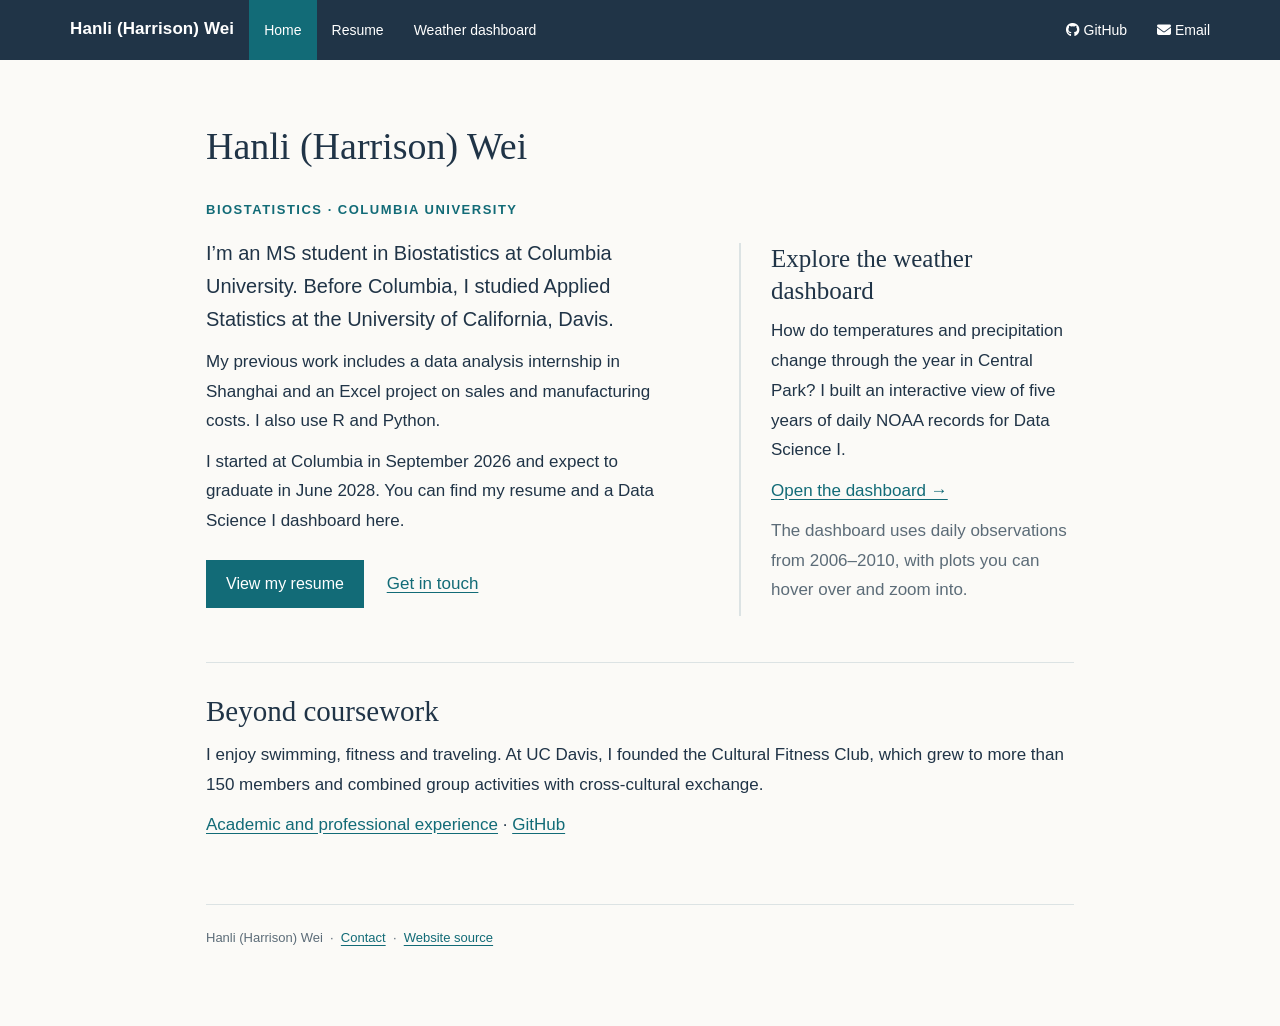
<file: index.html>
<!DOCTYPE html>

<html>

<head>

<meta charset="utf-8" />
<meta name="generator" content="pandoc" />
<meta http-equiv="X-UA-Compatible" content="IE=EDGE" />




<title>Hanli (Harrison) Wei</title>

<script src="site_libs/header-attrs-2.32/header-attrs.js"></script>
<script src="site_libs/jquery-3.6.0/jquery-3.6.0.min.js"></script>
<meta name="viewport" content="width=device-width, initial-scale=1" />
<link href="site_libs/bootstrap-3.3.5/css/flatly.min.css" rel="stylesheet" />
<script src="site_libs/bootstrap-3.3.5/js/bootstrap.min.js"></script>
<script src="site_libs/bootstrap-3.3.5/shim/html5shiv.min.js"></script>
<script src="site_libs/bootstrap-3.3.5/shim/respond.min.js"></script>
<style>h1 {font-size: 34px;}
       h1.title {font-size: 38px;}
       h2 {font-size: 30px;}
       h3 {font-size: 24px;}
       h4 {font-size: 18px;}
       h5 {font-size: 16px;}
       h6 {font-size: 12px;}
       code {color: inherit; background-color: rgba(0, 0, 0, 0.04);}
       pre:not([class]) { background-color: white }</style>
<script src="site_libs/navigation-1.1/tabsets.js"></script>
<link href="site_libs/highlightjs-9.12.0/textmate.css" rel="stylesheet" />
<script src="site_libs/highlightjs-9.12.0/highlight.js"></script>
<link href="site_libs/font-awesome-6.5.2/css/all.min.css" rel="stylesheet" />
<link href="site_libs/font-awesome-6.5.2/css/v4-shims.min.css" rel="stylesheet" />

<style type="text/css">
  code{white-space: pre-wrap;}
  span.smallcaps{font-variant: small-caps;}
  span.underline{text-decoration: underline;}
  div.column{display: inline-block; vertical-align: top; width: 50%;}
  div.hanging-indent{margin-left: 1.5em; text-indent: -1.5em;}
  ul.task-list{list-style: none;}
    </style>

<style type="text/css">code{white-space: pre;}</style>
<script type="text/javascript">
if (window.hljs) {
  hljs.configure({languages: []});
  hljs.initHighlightingOnLoad();
  if (document.readyState && document.readyState === "complete") {
    window.setTimeout(function() { hljs.initHighlighting(); }, 0);
  }
}
</script>






<link rel="stylesheet" href="styles.css" type="text/css" />



<style type = "text/css">
.main-container {
  max-width: 940px;
  margin-left: auto;
  margin-right: auto;
}
img {
  max-width:100%;
}
.tabbed-pane {
  padding-top: 12px;
}
.html-widget {
  margin-bottom: 20px;
}
button.code-folding-btn:focus {
  outline: none;
}
summary {
  display: list-item;
}
details > summary > p:only-child {
  display: inline;
}
pre code {
  padding: 0;
}
</style>


<style type="text/css">
.dropdown-submenu {
  position: relative;
}
.dropdown-submenu>.dropdown-menu {
  top: 0;
  left: 100%;
  margin-top: -6px;
  margin-left: -1px;
  border-radius: 0 6px 6px 6px;
}
.dropdown-submenu:hover>.dropdown-menu {
  display: block;
}
.dropdown-submenu>a:after {
  display: block;
  content: " ";
  float: right;
  width: 0;
  height: 0;
  border-color: transparent;
  border-style: solid;
  border-width: 5px 0 5px 5px;
  border-left-color: #cccccc;
  margin-top: 5px;
  margin-right: -10px;
}
.dropdown-submenu:hover>a:after {
  border-left-color: #adb5bd;
}
.dropdown-submenu.pull-left {
  float: none;
}
.dropdown-submenu.pull-left>.dropdown-menu {
  left: -100%;
  margin-left: 10px;
  border-radius: 6px 0 6px 6px;
}
</style>

<script type="text/javascript">
// manage active state of menu based on current page
$(document).ready(function () {
  // active menu anchor
  href = window.location.pathname
  href = href.substr(href.lastIndexOf('/') + 1)
  if (href === "")
    href = "index.html";
  var menuAnchor = $('a[href="' + href + '"]');

  // mark the anchor link active (and if it's in a dropdown, also mark that active)
  var dropdown = menuAnchor.closest('li.dropdown');
  if (window.bootstrap) { // Bootstrap 4+
    menuAnchor.addClass('active');
    dropdown.find('> .dropdown-toggle').addClass('active');
  } else { // Bootstrap 3
    menuAnchor.parent().addClass('active');
    dropdown.addClass('active');
  }

  // Navbar adjustments
  var navHeight = $(".navbar").first().height() + 15;
  var style = document.createElement('style');
  var pt = "padding-top: " + navHeight + "px; ";
  var mt = "margin-top: -" + navHeight + "px; ";
  var css = "";
  // offset scroll position for anchor links (for fixed navbar)
  for (var i = 1; i <= 6; i++) {
    css += ".section h" + i + "{ " + pt + mt + "}\n";
  }
  style.innerHTML = "body {" + pt + "padding-bottom: 40px; }\n" + css;
  document.head.appendChild(style);
});
</script>

<!-- tabsets -->

<style type="text/css">
.tabset-dropdown > .nav-tabs {
  display: inline-table;
  max-height: 500px;
  min-height: 44px;
  overflow-y: auto;
  border: 1px solid #ddd;
  border-radius: 4px;
}

.tabset-dropdown > .nav-tabs > li.active:before, .tabset-dropdown > .nav-tabs.nav-tabs-open:before {
  content: "\e259";
  font-family: 'Glyphicons Halflings';
  display: inline-block;
  padding: 10px;
  border-right: 1px solid #ddd;
}

.tabset-dropdown > .nav-tabs.nav-tabs-open > li.active:before {
  content: "\e258";
  font-family: 'Glyphicons Halflings';
  border: none;
}

.tabset-dropdown > .nav-tabs > li.active {
  display: block;
}

.tabset-dropdown > .nav-tabs > li > a,
.tabset-dropdown > .nav-tabs > li > a:focus,
.tabset-dropdown > .nav-tabs > li > a:hover {
  border: none;
  display: inline-block;
  border-radius: 4px;
  background-color: transparent;
}

.tabset-dropdown > .nav-tabs.nav-tabs-open > li {
  display: block;
  float: none;
}

.tabset-dropdown > .nav-tabs > li {
  display: none;
}
</style>

<!-- code folding -->




</head>

<body>


<div class="container-fluid main-container">




<div class="navbar navbar-default  navbar-fixed-top" role="navigation">
  <div class="container">
    <div class="navbar-header">
      <button type="button" class="navbar-toggle collapsed" data-toggle="collapse" data-bs-toggle="collapse" data-target="#navbar" data-bs-target="#navbar">
        <span class="icon-bar"></span>
        <span class="icon-bar"></span>
        <span class="icon-bar"></span>
      </button>
      <a class="navbar-brand" href="index.html">Hanli (Harrison) Wei</a>
    </div>
    <div id="navbar" class="navbar-collapse collapse">
      <ul class="nav navbar-nav">
        <li>
  <a href="index.html">Home</a>
</li>
<li>
  <a href="resume.html">Resume</a>
</li>
<li>
  <a href="dashboard.html">Weather dashboard</a>
</li>
      </ul>
      <ul class="nav navbar-nav navbar-right">
        <li>
  <a href="https://github.com/hw3206">
    <span class="fa fa-github"></span>
     
    GitHub
  </a>
</li>
<li>
  <a href="mailto:hw3206@cumc.columbia.edu">
    <span class="fa fa-envelope"></span>
     
    Email
  </a>
</li>
      </ul>
    </div><!--/.nav-collapse -->
  </div><!--/.container -->
</div><!--/.navbar -->

<div id="header">



<h1 class="title toc-ignore">Hanli (Harrison) Wei</h1>

</div>


<div class="eyebrow">
BIOSTATISTICS · COLUMBIA UNIVERSITY
</div>
<div class="intro-grid">
<div>
<p class="lead-copy">
I’m an MS student in Biostatistics at Columbia University. Before
Columbia, I studied Applied Statistics at the University of California,
Davis.
</p>
<p>My previous work includes a data analysis internship in Shanghai and
an Excel project on sales and manufacturing costs. I also use R and
Python.</p>
<p>I started at Columbia in September 2026 and expect to graduate in
June 2028. You can find my resume and a Data Science I dashboard
here.</p>
<div class="link-row">
<p><a class="button-link" href="resume.html">View my resume</a>
<a href="mailto:hw3206@cumc.columbia.edu">Get in touch</a></p>
</div>
</div>
<div id="explore-the-weather-dashboard"
class="section level2 intro-side">
<h2>Explore the weather dashboard</h2>
<p>How do temperatures and precipitation change through the year in
Central Park? I built an interactive view of five years of daily NOAA
records for Data Science I.</p>
<p><a href="dashboard.html">Open the dashboard →</a></p>
<p class="muted">
The dashboard uses daily observations from 2006–2010, with plots you can
hover over and zoom into.
</p>
</div>
</div>
<div class="section-rule">

</div>
<div id="beyond-coursework" class="section level2">
<h2>Beyond coursework</h2>
<p>I enjoy swimming, fitness and traveling. At UC Davis, I founded the
Cultural Fitness Club, which grew to more than 150 members and combined
group activities with cross-cultural exchange.</p>
<p><a href="resume.html">Academic and professional experience</a> · <a
href="https://github.com/hw3206">GitHub</a></p>
</div>

<footer class="site-footer">
  <span>Hanli (Harrison) Wei</span> &nbsp;·&nbsp;
  <a href="mailto:hw3206@cumc.columbia.edu">Contact</a> &nbsp;·&nbsp;
  <a href="https://github.com/hw3206/hw3206.github.io">Website source</a>
</footer>



</div>

<script>

// add bootstrap table styles to pandoc tables
function bootstrapStylePandocTables() {
  $('tr.odd').parent('tbody').parent('table').addClass('table table-condensed');
}
$(document).ready(function () {
  bootstrapStylePandocTables();
});


</script>

<!-- tabsets -->

<script>
$(document).ready(function () {
  window.buildTabsets("TOC");
});

$(document).ready(function () {
  $('.tabset-dropdown > .nav-tabs > li').click(function () {
    $(this).parent().toggleClass('nav-tabs-open');
  });
});
</script>

<!-- code folding -->


<!-- dynamically load mathjax for compatibility with self-contained -->
<script>
  (function () {
    var script = document.createElement("script");
    script.type = "text/javascript";
    script.src  = "https://mathjax.rstudio.com/latest/MathJax.js?config=TeX-AMS-MML_HTMLorMML";
    document.getElementsByTagName("head")[0].appendChild(script);
  })();
</script>

</body>
</html>
</file>
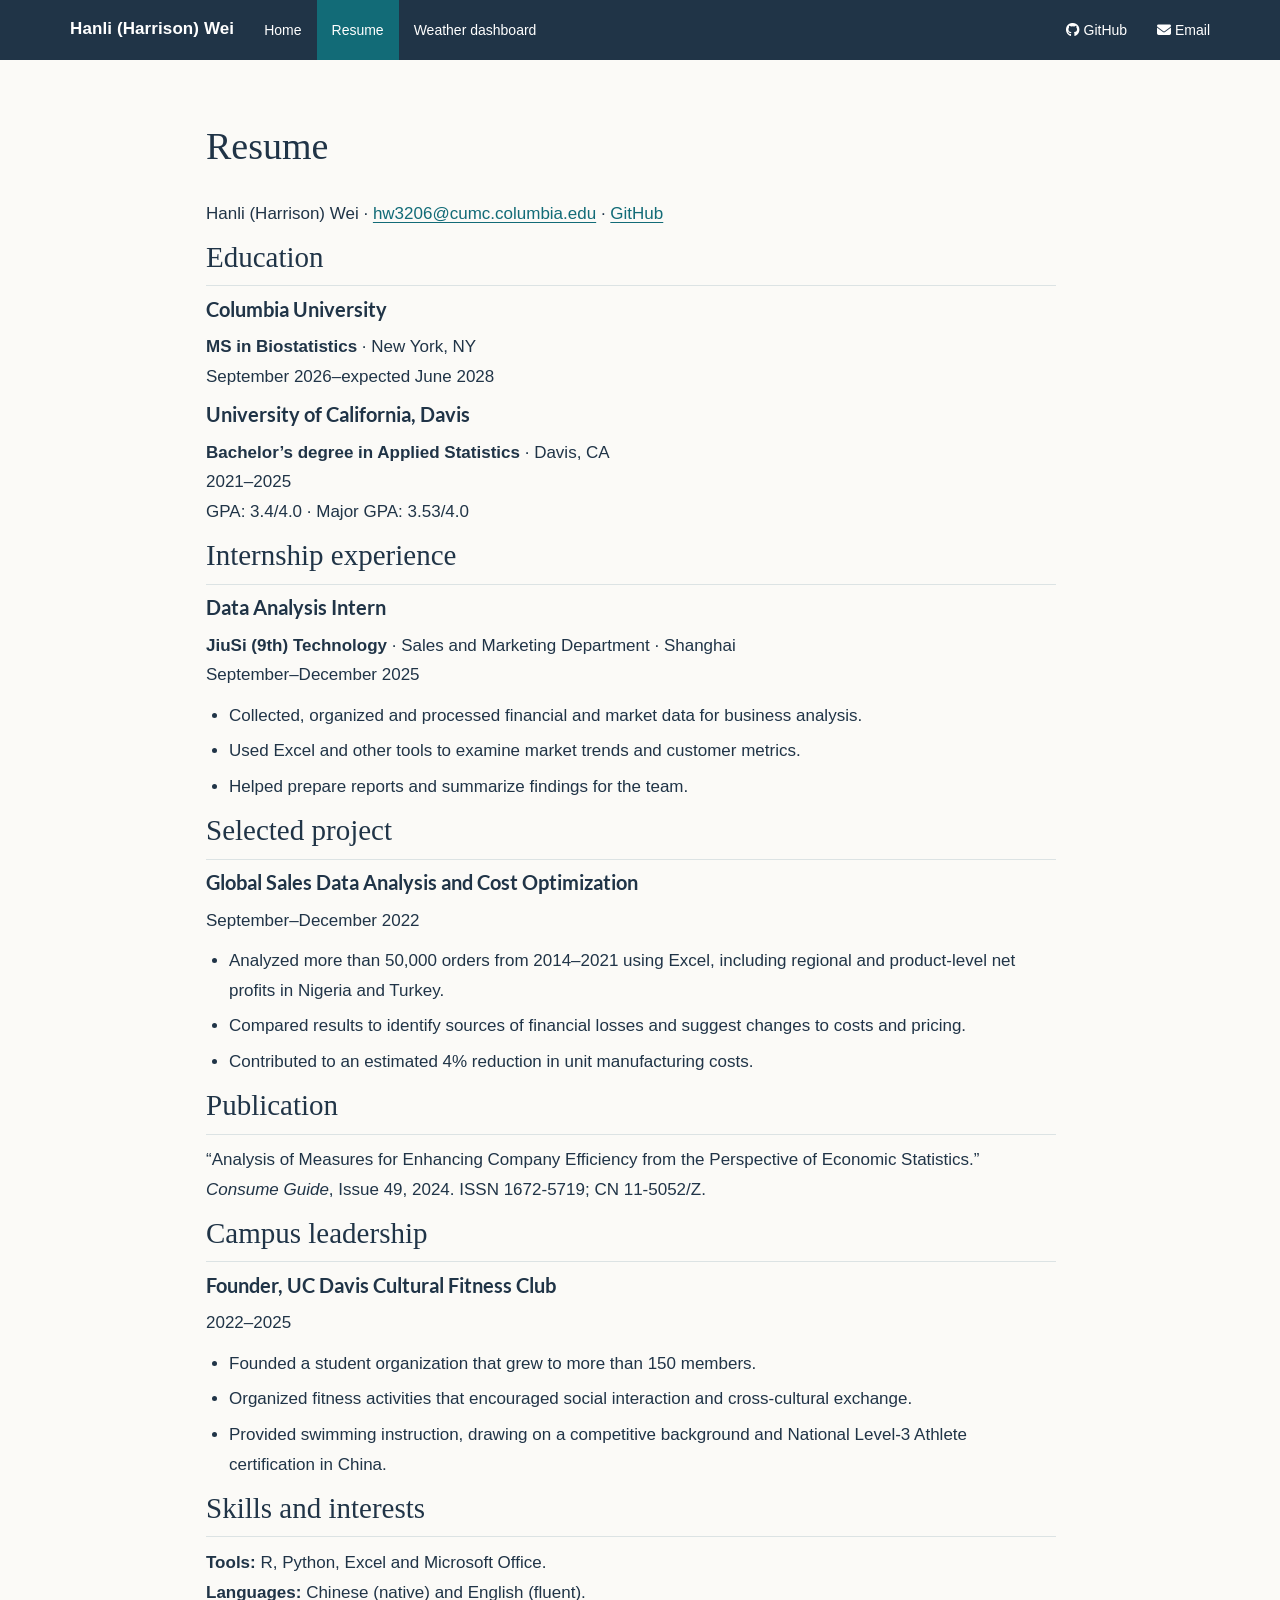
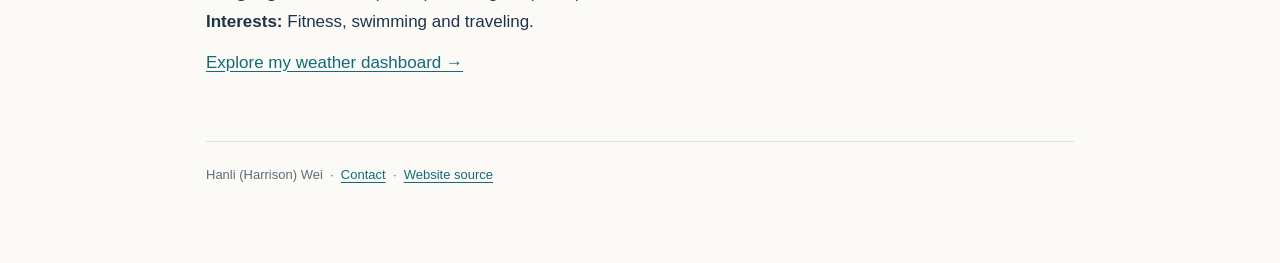
<file: resume.html>
<!DOCTYPE html>

<html>

<head>

<meta charset="utf-8" />
<meta name="generator" content="pandoc" />
<meta http-equiv="X-UA-Compatible" content="IE=EDGE" />




<title>Resume</title>

<script src="site_libs/header-attrs-2.32/header-attrs.js"></script>
<script src="site_libs/jquery-3.6.0/jquery-3.6.0.min.js"></script>
<meta name="viewport" content="width=device-width, initial-scale=1" />
<link href="site_libs/bootstrap-3.3.5/css/flatly.min.css" rel="stylesheet" />
<script src="site_libs/bootstrap-3.3.5/js/bootstrap.min.js"></script>
<script src="site_libs/bootstrap-3.3.5/shim/html5shiv.min.js"></script>
<script src="site_libs/bootstrap-3.3.5/shim/respond.min.js"></script>
<style>h1 {font-size: 34px;}
       h1.title {font-size: 38px;}
       h2 {font-size: 30px;}
       h3 {font-size: 24px;}
       h4 {font-size: 18px;}
       h5 {font-size: 16px;}
       h6 {font-size: 12px;}
       code {color: inherit; background-color: rgba(0, 0, 0, 0.04);}
       pre:not([class]) { background-color: white }</style>
<script src="site_libs/navigation-1.1/tabsets.js"></script>
<link href="site_libs/highlightjs-9.12.0/textmate.css" rel="stylesheet" />
<script src="site_libs/highlightjs-9.12.0/highlight.js"></script>
<link href="site_libs/font-awesome-6.5.2/css/all.min.css" rel="stylesheet" />
<link href="site_libs/font-awesome-6.5.2/css/v4-shims.min.css" rel="stylesheet" />

<style type="text/css">
  code{white-space: pre-wrap;}
  span.smallcaps{font-variant: small-caps;}
  span.underline{text-decoration: underline;}
  div.column{display: inline-block; vertical-align: top; width: 50%;}
  div.hanging-indent{margin-left: 1.5em; text-indent: -1.5em;}
  ul.task-list{list-style: none;}
    </style>

<style type="text/css">code{white-space: pre;}</style>
<script type="text/javascript">
if (window.hljs) {
  hljs.configure({languages: []});
  hljs.initHighlightingOnLoad();
  if (document.readyState && document.readyState === "complete") {
    window.setTimeout(function() { hljs.initHighlighting(); }, 0);
  }
}
</script>






<link rel="stylesheet" href="styles.css" type="text/css" />



<style type = "text/css">
.main-container {
  max-width: 940px;
  margin-left: auto;
  margin-right: auto;
}
img {
  max-width:100%;
}
.tabbed-pane {
  padding-top: 12px;
}
.html-widget {
  margin-bottom: 20px;
}
button.code-folding-btn:focus {
  outline: none;
}
summary {
  display: list-item;
}
details > summary > p:only-child {
  display: inline;
}
pre code {
  padding: 0;
}
</style>


<style type="text/css">
.dropdown-submenu {
  position: relative;
}
.dropdown-submenu>.dropdown-menu {
  top: 0;
  left: 100%;
  margin-top: -6px;
  margin-left: -1px;
  border-radius: 0 6px 6px 6px;
}
.dropdown-submenu:hover>.dropdown-menu {
  display: block;
}
.dropdown-submenu>a:after {
  display: block;
  content: " ";
  float: right;
  width: 0;
  height: 0;
  border-color: transparent;
  border-style: solid;
  border-width: 5px 0 5px 5px;
  border-left-color: #cccccc;
  margin-top: 5px;
  margin-right: -10px;
}
.dropdown-submenu:hover>a:after {
  border-left-color: #adb5bd;
}
.dropdown-submenu.pull-left {
  float: none;
}
.dropdown-submenu.pull-left>.dropdown-menu {
  left: -100%;
  margin-left: 10px;
  border-radius: 6px 0 6px 6px;
}
</style>

<script type="text/javascript">
// manage active state of menu based on current page
$(document).ready(function () {
  // active menu anchor
  href = window.location.pathname
  href = href.substr(href.lastIndexOf('/') + 1)
  if (href === "")
    href = "index.html";
  var menuAnchor = $('a[href="' + href + '"]');

  // mark the anchor link active (and if it's in a dropdown, also mark that active)
  var dropdown = menuAnchor.closest('li.dropdown');
  if (window.bootstrap) { // Bootstrap 4+
    menuAnchor.addClass('active');
    dropdown.find('> .dropdown-toggle').addClass('active');
  } else { // Bootstrap 3
    menuAnchor.parent().addClass('active');
    dropdown.addClass('active');
  }

  // Navbar adjustments
  var navHeight = $(".navbar").first().height() + 15;
  var style = document.createElement('style');
  var pt = "padding-top: " + navHeight + "px; ";
  var mt = "margin-top: -" + navHeight + "px; ";
  var css = "";
  // offset scroll position for anchor links (for fixed navbar)
  for (var i = 1; i <= 6; i++) {
    css += ".section h" + i + "{ " + pt + mt + "}\n";
  }
  style.innerHTML = "body {" + pt + "padding-bottom: 40px; }\n" + css;
  document.head.appendChild(style);
});
</script>

<!-- tabsets -->

<style type="text/css">
.tabset-dropdown > .nav-tabs {
  display: inline-table;
  max-height: 500px;
  min-height: 44px;
  overflow-y: auto;
  border: 1px solid #ddd;
  border-radius: 4px;
}

.tabset-dropdown > .nav-tabs > li.active:before, .tabset-dropdown > .nav-tabs.nav-tabs-open:before {
  content: "\e259";
  font-family: 'Glyphicons Halflings';
  display: inline-block;
  padding: 10px;
  border-right: 1px solid #ddd;
}

.tabset-dropdown > .nav-tabs.nav-tabs-open > li.active:before {
  content: "\e258";
  font-family: 'Glyphicons Halflings';
  border: none;
}

.tabset-dropdown > .nav-tabs > li.active {
  display: block;
}

.tabset-dropdown > .nav-tabs > li > a,
.tabset-dropdown > .nav-tabs > li > a:focus,
.tabset-dropdown > .nav-tabs > li > a:hover {
  border: none;
  display: inline-block;
  border-radius: 4px;
  background-color: transparent;
}

.tabset-dropdown > .nav-tabs.nav-tabs-open > li {
  display: block;
  float: none;
}

.tabset-dropdown > .nav-tabs > li {
  display: none;
}
</style>

<!-- code folding -->




</head>

<body>


<div class="container-fluid main-container">




<div class="navbar navbar-default  navbar-fixed-top" role="navigation">
  <div class="container">
    <div class="navbar-header">
      <button type="button" class="navbar-toggle collapsed" data-toggle="collapse" data-bs-toggle="collapse" data-target="#navbar" data-bs-target="#navbar">
        <span class="icon-bar"></span>
        <span class="icon-bar"></span>
        <span class="icon-bar"></span>
      </button>
      <a class="navbar-brand" href="index.html">Hanli (Harrison) Wei</a>
    </div>
    <div id="navbar" class="navbar-collapse collapse">
      <ul class="nav navbar-nav">
        <li>
  <a href="index.html">Home</a>
</li>
<li>
  <a href="resume.html">Resume</a>
</li>
<li>
  <a href="dashboard.html">Weather dashboard</a>
</li>
      </ul>
      <ul class="nav navbar-nav navbar-right">
        <li>
  <a href="https://github.com/hw3206">
    <span class="fa fa-github"></span>
     
    GitHub
  </a>
</li>
<li>
  <a href="mailto:hw3206@cumc.columbia.edu">
    <span class="fa fa-envelope"></span>
     
    Email
  </a>
</li>
      </ul>
    </div><!--/.nav-collapse -->
  </div><!--/.container -->
</div><!--/.navbar -->

<div id="header">



<h1 class="title toc-ignore">Resume</h1>

</div>


<div class="resume-page">
<p>Hanli (Harrison) Wei · <a
href="mailto:hw3206@cumc.columbia.edu">hw3206@cumc.columbia.edu</a> · <a
href="https://github.com/hw3206">GitHub</a></p>
<div id="education" class="section level2">
<h2>Education</h2>
<div id="columbia-university" class="section level3">
<h3>Columbia University</h3>
<p><strong>MS in Biostatistics</strong> · New York, NY<br />
September 2026–expected June 2028</p>
</div>
<div id="university-of-california-davis" class="section level3">
<h3>University of California, Davis</h3>
<p><strong>Bachelor’s degree in Applied Statistics</strong> · Davis,
CA<br />
2021–2025<br />
GPA: 3.4/4.0 · Major GPA: 3.53/4.0</p>
</div>
</div>
<div id="internship-experience" class="section level2">
<h2>Internship experience</h2>
<div id="data-analysis-intern" class="section level3">
<h3>Data Analysis Intern</h3>
<p><strong>JiuSi (9th) Technology</strong> · Sales and Marketing
Department · Shanghai<br />
September–December 2025</p>
<ul>
<li>Collected, organized and processed financial and market data for
business analysis.</li>
<li>Used Excel and other tools to examine market trends and customer
metrics.</li>
<li>Helped prepare reports and summarize findings for the team.</li>
</ul>
</div>
</div>
<div id="selected-project" class="section level2">
<h2>Selected project</h2>
<div id="global-sales-data-analysis-and-cost-optimization"
class="section level3">
<h3>Global Sales Data Analysis and Cost Optimization</h3>
<p>September–December 2022</p>
<ul>
<li>Analyzed more than 50,000 orders from 2014–2021 using Excel,
including regional and product-level net profits in Nigeria and
Turkey.</li>
<li>Compared results to identify sources of financial losses and suggest
changes to costs and pricing.</li>
<li>Contributed to an estimated 4% reduction in unit manufacturing
costs.</li>
</ul>
</div>
</div>
<div id="publication" class="section level2">
<h2>Publication</h2>
<p>“Analysis of Measures for Enhancing Company Efficiency from the
Perspective of Economic Statistics.”<br />
<em>Consume Guide</em>, Issue 49, 2024. ISSN 1672-5719; CN
11-5052/Z.</p>
</div>
<div id="campus-leadership" class="section level2">
<h2>Campus leadership</h2>
<div id="founder-uc-davis-cultural-fitness-club" class="section level3">
<h3>Founder, UC Davis Cultural Fitness Club</h3>
<p>2022–2025</p>
<ul>
<li>Founded a student organization that grew to more than 150
members.</li>
<li>Organized fitness activities that encouraged social interaction and
cross-cultural exchange.</li>
<li>Provided swimming instruction, drawing on a competitive background
and National Level-3 Athlete certification in China.</li>
</ul>
</div>
</div>
<div id="skills-and-interests" class="section level2">
<h2>Skills and interests</h2>
<p><strong>Tools:</strong> R, Python, Excel and Microsoft Office.<br />
<strong>Languages:</strong> Chinese (native) and English (fluent).<br />
<strong>Interests:</strong> Fitness, swimming and traveling.</p>
<p><a href="dashboard.html">Explore my weather dashboard →</a></p>
</div>
</div>

<footer class="site-footer">
  <span>Hanli (Harrison) Wei</span> &nbsp;·&nbsp;
  <a href="mailto:hw3206@cumc.columbia.edu">Contact</a> &nbsp;·&nbsp;
  <a href="https://github.com/hw3206/hw3206.github.io">Website source</a>
</footer>



</div>

<script>

// add bootstrap table styles to pandoc tables
function bootstrapStylePandocTables() {
  $('tr.odd').parent('tbody').parent('table').addClass('table table-condensed');
}
$(document).ready(function () {
  bootstrapStylePandocTables();
});


</script>

<!-- tabsets -->

<script>
$(document).ready(function () {
  window.buildTabsets("TOC");
});

$(document).ready(function () {
  $('.tabset-dropdown > .nav-tabs > li').click(function () {
    $(this).parent().toggleClass('nav-tabs-open');
  });
});
</script>

<!-- code folding -->


<!-- dynamically load mathjax for compatibility with self-contained -->
<script>
  (function () {
    var script = document.createElement("script");
    script.type = "text/javascript";
    script.src  = "https://mathjax.rstudio.com/latest/MathJax.js?config=TeX-AMS-MML_HTMLorMML";
    document.getElementsByTagName("head")[0].appendChild(script);
  })();
</script>

</body>
</html>
</file>
<file: site_libs/highlightjs-9.12.0/textmate.css>
.hljs-literal {
  color: rgb(88, 72, 246);
}

.hljs-number {
  color: rgb(0, 0, 205);
}

.hljs-comment {
  color: rgb(76, 136, 107);
}

.hljs-keyword {
  color: rgb(0, 0, 255);
}

.hljs-string {
  color: rgb(3, 106, 7);
}
</file>
<file: styles.css>
:root { --ink:#203447; --muted:#5c6c78; --accent:#126b77; --paper:#fbfaf7; --line:#dce3e4; }
body { background:var(--paper); color:var(--ink); font-family:-apple-system,BlinkMacSystemFont,"Segoe UI",Arial,sans-serif; font-size:17px; line-height:1.75; }
.main-container { max-width:1060px; padding:48px 36px 24px; }
.navbar-default { background:#203447; border:0; }
.navbar-default .navbar-brand { font-size:17px; font-weight:600; letter-spacing:.1px; }
.navbar-default .navbar-nav>li>a { font-size:14px; }
.navbar-default .navbar-nav>.active>a { background:#126b77; }
h1,h2,h3 { color:var(--ink); font-weight:500; line-height:1.25; }
h1 { font-family:Georgia,"Times New Roman",serif; font-size:45px; margin:0 0 28px; }
h2 { font-family:Georgia,"Times New Roman",serif; font-size:29px; margin-top:38px; }
h3 { font-size:20px; font-weight:600; margin-top:26px; }
a { color:var(--accent); text-decoration:underline; text-underline-offset:3px; }
a:hover,a:focus { color:#0a4952; }
a:focus-visible { outline:3px solid #b77b36; outline-offset:4px; }
.navbar a { text-decoration:none; }
.eyebrow { color:var(--accent); font-size:13px; font-weight:700; letter-spacing:1.5px; margin-bottom:16px; }
.intro-grid { display:grid; grid-template-columns:1.4fr 1fr; gap:64px; align-items:start; margin-top:8px; }
.lead-copy { font-size:20px; line-height:1.65; }
.intro-side { border-left:2px solid var(--line); padding-left:30px; margin-top:6px; }
.intro-side h2 { margin-top:0; font-size:25px; }
.section-rule { border-top:1px solid var(--line); margin:44px 0 30px; }
.muted, .date-note { color:var(--muted); }
.date-note { font-size:15px; margin-top:-7px; }
.link-row { display:flex; flex-wrap:wrap; gap:12px 28px; margin-top:24px; }
.button-link { display:inline-block; background:var(--accent); color:white; padding:10px 20px; text-decoration:none; font-size:16px; }
.button-link:hover,.button-link:focus { color:white; background:#0a4952; }
.resume-page { max-width:850px; }
.resume-page ul { padding-left:23px; }
.resume-page li { margin-bottom:6px; }
.resume-page h2 { border-bottom:1px solid var(--line); padding-bottom:10px; }
.site-footer { max-width:988px; margin:64px auto 0; border-top:1px solid var(--line); padding:22px 0 12px; color:var(--muted); font-size:13px; }
@media(max-width:900px) { .navbar-default .navbar-brand { font-size:15px; } .navbar-default .navbar-nav>li>a { font-size:13px; padding-left:10px; padding-right:10px; } }
@media(max-width:767px) { .main-container { padding:30px 22px 16px; } h1 { font-size:35px; } .intro-grid { display:block; } .intro-side { margin-top:36px; padding-left:20px; } .site-footer { margin-top:40px; } .lead-copy { font-size:18px; } }

.link-row a + a { margin-left:18px; }
</file>
<file: site_libs/bootstrap-3.3.5/css/flatly.min.css>
@font-face {
  font-family: 'Lato';
  font-style: normal;
  font-weight: 400;
  src: url(fonts/Lato.ttf) format('truetype');
}
@font-face {
  font-family: 'Lato';
  font-style: normal;
  font-weight: 700;
  src: url(fonts/LatoBold.ttf) format('truetype');
}
@font-face {
  font-family: 'Lato';
  font-style: italic;
  font-weight: 400;
  src: url(fonts/LatoItalic.ttf) format('truetype');
}

/*!
 * bootswatch v3.3.6
 * Homepage: http://bootswatch.com
 * Copyright 2012-2015 Thomas Park
 * Licensed under MIT
 * Based on Bootstrap
*//*!
 * Bootstrap v3.3.6 (http://getbootstrap.com)
 * Copyright 2011-2015 Twitter, Inc.
 * Licensed under MIT (https://github.com/twbs/bootstrap/blob/master/LICENSE)
 *//*! normalize.css v3.0.3 | MIT License | github.com/necolas/normalize.css */html{font-family:sans-serif;-ms-text-size-adjust:100%;-webkit-text-size-adjust:100%}body{margin:0}article,aside,details,figcaption,figure,footer,header,hgroup,main,menu,nav,section,summary{display:block}audio,canvas,progress,video{display:inline-block;vertical-align:baseline}audio:not([controls]){display:none;height:0}[hidden],template{display:none}a{background-color:transparent}a:active,a:hover{outline:0}abbr[title]{border-bottom:1px dotted}b,strong{font-weight:bold}dfn{font-style:italic}h1{font-size:2em;margin:0.67em 0}mark{background:#ff0;color:#000}small{font-size:80%}sub,sup{font-size:75%;line-height:0;position:relative;vertical-align:baseline}sup{top:-0.5em}sub{bottom:-0.25em}img{border:0}svg:not(:root){overflow:hidden}figure{margin:1em 40px}hr{-webkit-box-sizing:content-box;-moz-box-sizing:content-box;box-sizing:content-box;height:0}pre{overflow:auto}code,kbd,pre,samp{font-family:monospace, monospace;font-size:1em}button,input,optgroup,select,textarea{color:inherit;font:inherit;margin:0}button{overflow:visible}button,select{text-transform:none}button,html input[type="button"],input[type="reset"],input[type="submit"]{-webkit-appearance:button;cursor:pointer}button[disabled],html input[disabled]{cursor:default}button::-moz-focus-inner,input::-moz-focus-inner{border:0;padding:0}input{line-height:normal}input[type="checkbox"],input[type="radio"]{-webkit-box-sizing:border-box;-moz-box-sizing:border-box;box-sizing:border-box;padding:0}input[type="number"]::-webkit-inner-spin-button,input[type="number"]::-webkit-outer-spin-button{height:auto}input[type="search"]{-webkit-appearance:textfield;-webkit-box-sizing:content-box;-moz-box-sizing:content-box;box-sizing:content-box}input[type="search"]::-webkit-search-cancel-button,input[type="search"]::-webkit-search-decoration{-webkit-appearance:none}fieldset{border:1px solid #c0c0c0;margin:0 2px;padding:0.35em 0.625em 0.75em}legend{border:0;padding:0}textarea{overflow:auto}optgroup{font-weight:bold}table{border-collapse:collapse;border-spacing:0}td,th{padding:0}/*! Source: https://github.com/h5bp/html5-boilerplate/blob/master/src/css/main.css */@media print{*,*:before,*:after{background:transparent !important;color:#000 !important;-webkit-box-shadow:none !important;box-shadow:none !important;text-shadow:none !important}a,a:visited{text-decoration:underline}a[href]:after{content:" (" attr(href) ")"}abbr[title]:after{content:" (" attr(title) ")"}a[href^="#"]:after,a[href^="javascript:"]:after{content:""}pre,blockquote{border:1px solid #999;page-break-inside:avoid}thead{display:table-header-group}tr,img{page-break-inside:avoid}img{max-width:100% !important}p,h2,h3{orphans:3;widows:3}h2,h3{page-break-after:avoid}.navbar{display:none}.btn>.caret,.dropup>.btn>.caret{border-top-color:#000 !important}.label{border:1px solid #000}.table{border-collapse:collapse !important}.table td,.table th{background-color:#fff !important}.table-bordered th,.table-bordered td{border:1px solid #ddd !important}}@font-face{font-family:'Glyphicons Halflings';src:url('../fonts/glyphicons-halflings-regular.eot');src:url('../fonts/glyphicons-halflings-regular.eot?#iefix') format('embedded-opentype'),url('../fonts/glyphicons-halflings-regular.woff') format('woff'),url('../fonts/glyphicons-halflings-regular.ttf') format('truetype'),url('../fonts/glyphicons-halflings-regular.svg#glyphicons_halflingsregular') format('svg')}.glyphicon{position:relative;top:1px;display:inline-block;font-family:'Glyphicons Halflings';font-style:normal;font-weight:normal;line-height:1;-webkit-font-smoothing:antialiased;-moz-osx-font-smoothing:grayscale}.glyphicon-asterisk:before{content:"\002a"}.glyphicon-plus:before{content:"\002b"}.glyphicon-euro:before,.glyphicon-eur:before{content:"\20ac"}.glyphicon-minus:before{content:"\2212"}.glyphicon-cloud:before{content:"\2601"}.glyphicon-envelope:before{content:"\2709"}.glyphicon-pencil:before{content:"\270f"}.glyphicon-glass:before{content:"\e001"}.glyphicon-music:before{content:"\e002"}.glyphicon-search:before{content:"\e003"}.glyphicon-heart:before{content:"\e005"}.glyphicon-star:before{content:"\e006"}.glyphicon-star-empty:before{content:"\e007"}.glyphicon-user:before{content:"\e008"}.glyphicon-film:before{content:"\e009"}.glyphicon-th-large:before{content:"\e010"}.glyphicon-th:before{content:"\e011"}.glyphicon-th-list:before{content:"\e012"}.glyphicon-ok:before{content:"\e013"}.glyphicon-remove:before{content:"\e014"}.glyphicon-zoom-in:before{content:"\e015"}.glyphicon-zoom-out:before{content:"\e016"}.glyphicon-off:before{content:"\e017"}.glyphicon-signal:before{content:"\e018"}.glyphicon-cog:before{content:"\e019"}.glyphicon-trash:before{content:"\e020"}.glyphicon-home:before{content:"\e021"}.glyphicon-file:before{content:"\e022"}.glyphicon-time:before{content:"\e023"}.glyphicon-road:before{content:"\e024"}.glyphicon-download-alt:before{content:"\e025"}.glyphicon-download:before{content:"\e026"}.glyphicon-upload:before{content:"\e027"}.glyphicon-inbox:before{content:"\e028"}.glyphicon-play-circle:before{content:"\e029"}.glyphicon-repeat:before{content:"\e030"}.glyphicon-refresh:before{content:"\e031"}.glyphicon-list-alt:before{content:"\e032"}.glyphicon-lock:before{content:"\e033"}.glyphicon-flag:before{content:"\e034"}.glyphicon-headphones:before{content:"\e035"}.glyphicon-volume-off:before{content:"\e036"}.glyphicon-volume-down:before{content:"\e037"}.glyphicon-volume-up:before{content:"\e038"}.glyphicon-qrcode:before{content:"\e039"}.glyphicon-barcode:before{content:"\e040"}.glyphicon-tag:before{content:"\e041"}.glyphicon-tags:before{content:"\e042"}.glyphicon-book:before{content:"\e043"}.glyphicon-bookmark:before{content:"\e044"}.glyphicon-print:before{content:"\e045"}.glyphicon-camera:before{content:"\e046"}.glyphicon-font:before{content:"\e047"}.glyphicon-bold:before{content:"\e048"}.glyphicon-italic:before{content:"\e049"}.glyphicon-text-height:before{content:"\e050"}.glyphicon-text-width:before{content:"\e051"}.glyphicon-align-left:before{content:"\e052"}.glyphicon-align-center:before{content:"\e053"}.glyphicon-align-right:before{content:"\e054"}.glyphicon-align-justify:before{content:"\e055"}.glyphicon-list:before{content:"\e056"}.glyphicon-indent-left:before{content:"\e057"}.glyphicon-indent-right:before{content:"\e058"}.glyphicon-facetime-video:before{content:"\e059"}.glyphicon-picture:before{content:"\e060"}.glyphicon-map-marker:before{content:"\e062"}.glyphicon-adjust:before{content:"\e063"}.glyphicon-tint:before{content:"\e064"}.glyphicon-edit:before{content:"\e065"}.glyphicon-share:before{content:"\e066"}.glyphicon-check:before{content:"\e067"}.glyphicon-move:before{content:"\e068"}.glyphicon-step-backward:before{content:"\e069"}.glyphicon-fast-backward:before{content:"\e070"}.glyphicon-backward:before{content:"\e071"}.glyphicon-play:before{content:"\e072"}.glyphicon-pause:before{content:"\e073"}.glyphicon-stop:before{content:"\e074"}.glyphicon-forward:before{content:"\e075"}.glyphicon-fast-forward:before{content:"\e076"}.glyphicon-step-forward:before{content:"\e077"}.glyphicon-eject:before{content:"\e078"}.glyphicon-chevron-left:before{content:"\e079"}.glyphicon-chevron-right:before{content:"\e080"}.glyphicon-plus-sign:before{content:"\e081"}.glyphicon-minus-sign:before{content:"\e082"}.glyphicon-remove-sign:before{content:"\e083"}.glyphicon-ok-sign:before{content:"\e084"}.glyphicon-question-sign:before{content:"\e085"}.glyphicon-info-sign:before{content:"\e086"}.glyphicon-screenshot:before{content:"\e087"}.glyphicon-remove-circle:before{content:"\e088"}.glyphicon-ok-circle:before{content:"\e089"}.glyphicon-ban-circle:before{content:"\e090"}.glyphicon-arrow-left:before{content:"\e091"}.glyphicon-arrow-right:before{content:"\e092"}.glyphicon-arrow-up:before{content:"\e093"}.glyphicon-arrow-down:before{content:"\e094"}.glyphicon-share-alt:before{content:"\e095"}.glyphicon-resize-full:before{content:"\e096"}.glyphicon-resize-small:before{content:"\e097"}.glyphicon-exclamation-sign:before{content:"\e101"}.glyphicon-gift:before{content:"\e102"}.glyphicon-leaf:before{content:"\e103"}.glyphicon-fire:before{content:"\e104"}.glyphicon-eye-open:before{content:"\e105"}.glyphicon-eye-close:before{content:"\e106"}.glyphicon-warning-sign:before{content:"\e107"}.glyphicon-plane:before{content:"\e108"}.glyphicon-calendar:before{content:"\e109"}.glyphicon-random:before{content:"\e110"}.glyphicon-comment:before{content:"\e111"}.glyphicon-magnet:before{content:"\e112"}.glyphicon-chevron-up:before{content:"\e113"}.glyphicon-chevron-down:before{content:"\e114"}.glyphicon-retweet:before{content:"\e115"}.glyphicon-shopping-cart:before{content:"\e116"}.glyphicon-folder-close:before{content:"\e117"}.glyphicon-folder-open:before{content:"\e118"}.glyphicon-resize-vertical:before{content:"\e119"}.glyphicon-resize-horizontal:before{content:"\e120"}.glyphicon-hdd:before{content:"\e121"}.glyphicon-bullhorn:before{content:"\e122"}.glyphicon-bell:before{content:"\e123"}.glyphicon-certificate:before{content:"\e124"}.glyphicon-thumbs-up:before{content:"\e125"}.glyphicon-thumbs-down:before{content:"\e126"}.glyphicon-hand-right:before{content:"\e127"}.glyphicon-hand-left:before{content:"\e128"}.glyphicon-hand-up:before{content:"\e129"}.glyphicon-hand-down:before{content:"\e130"}.glyphicon-circle-arrow-right:before{content:"\e131"}.glyphicon-circle-arrow-left:before{content:"\e132"}.glyphicon-circle-arrow-up:before{content:"\e133"}.glyphicon-circle-arrow-down:before{content:"\e134"}.glyphicon-globe:before{content:"\e135"}.glyphicon-wrench:before{content:"\e136"}.glyphicon-tasks:before{content:"\e137"}.glyphicon-filter:before{content:"\e138"}.glyphicon-briefcase:before{content:"\e139"}.glyphicon-fullscreen:before{content:"\e140"}.glyphicon-dashboard:before{content:"\e141"}.glyphicon-paperclip:before{content:"\e142"}.glyphicon-heart-empty:before{content:"\e143"}.glyphicon-link:before{content:"\e144"}.glyphicon-phone:before{content:"\e145"}.glyphicon-pushpin:before{content:"\e146"}.glyphicon-usd:before{content:"\e148"}.glyphicon-gbp:before{content:"\e149"}.glyphicon-sort:before{content:"\e150"}.glyphicon-sort-by-alphabet:before{content:"\e151"}.glyphicon-sort-by-alphabet-alt:before{content:"\e152"}.glyphicon-sort-by-order:before{content:"\e153"}.glyphicon-sort-by-order-alt:before{content:"\e154"}.glyphicon-sort-by-attributes:before{content:"\e155"}.glyphicon-sort-by-attributes-alt:before{content:"\e156"}.glyphicon-unchecked:before{content:"\e157"}.glyphicon-expand:before{content:"\e158"}.glyphicon-collapse-down:before{content:"\e159"}.glyphicon-collapse-up:before{content:"\e160"}.glyphicon-log-in:before{content:"\e161"}.glyphicon-flash:before{content:"\e162"}.glyphicon-log-out:before{content:"\e163"}.glyphicon-new-window:before{content:"\e164"}.glyphicon-record:before{content:"\e165"}.glyphicon-save:before{content:"\e166"}.glyphicon-open:before{content:"\e167"}.glyphicon-saved:before{content:"\e168"}.glyphicon-import:before{content:"\e169"}.glyphicon-export:before{content:"\e170"}.glyphicon-send:before{content:"\e171"}.glyphicon-floppy-disk:before{content:"\e172"}.glyphicon-floppy-saved:before{content:"\e173"}.glyphicon-floppy-remove:before{content:"\e174"}.glyphicon-floppy-save:before{content:"\e175"}.glyphicon-floppy-open:before{content:"\e176"}.glyphicon-credit-card:before{content:"\e177"}.glyphicon-transfer:before{content:"\e178"}.glyphicon-cutlery:before{content:"\e179"}.glyphicon-header:before{content:"\e180"}.glyphicon-compressed:before{content:"\e181"}.glyphicon-earphone:before{content:"\e182"}.glyphicon-phone-alt:before{content:"\e183"}.glyphicon-tower:before{content:"\e184"}.glyphicon-stats:before{content:"\e185"}.glyphicon-sd-video:before{content:"\e186"}.glyphicon-hd-video:before{content:"\e187"}.glyphicon-subtitles:before{content:"\e188"}.glyphicon-sound-stereo:before{content:"\e189"}.glyphicon-sound-dolby:before{content:"\e190"}.glyphicon-sound-5-1:before{content:"\e191"}.glyphicon-sound-6-1:before{content:"\e192"}.glyphicon-sound-7-1:before{content:"\e193"}.glyphicon-copyright-mark:before{content:"\e194"}.glyphicon-registration-mark:before{content:"\e195"}.glyphicon-cloud-download:before{content:"\e197"}.glyphicon-cloud-upload:before{content:"\e198"}.glyphicon-tree-conifer:before{content:"\e199"}.glyphicon-tree-deciduous:before{content:"\e200"}.glyphicon-cd:before{content:"\e201"}.glyphicon-save-file:before{content:"\e202"}.glyphicon-open-file:before{content:"\e203"}.glyphicon-level-up:before{content:"\e204"}.glyphicon-copy:before{content:"\e205"}.glyphicon-paste:before{content:"\e206"}.glyphicon-alert:before{content:"\e209"}.glyphicon-equalizer:before{content:"\e210"}.glyphicon-king:before{content:"\e211"}.glyphicon-queen:before{content:"\e212"}.glyphicon-pawn:before{content:"\e213"}.glyphicon-bishop:before{content:"\e214"}.glyphicon-knight:before{content:"\e215"}.glyphicon-baby-formula:before{content:"\e216"}.glyphicon-tent:before{content:"\26fa"}.glyphicon-blackboard:before{content:"\e218"}.glyphicon-bed:before{content:"\e219"}.glyphicon-apple:before{content:"\f8ff"}.glyphicon-erase:before{content:"\e221"}.glyphicon-hourglass:before{content:"\231b"}.glyphicon-lamp:before{content:"\e223"}.glyphicon-duplicate:before{content:"\e224"}.glyphicon-piggy-bank:before{content:"\e225"}.glyphicon-scissors:before{content:"\e226"}.glyphicon-bitcoin:before{content:"\e227"}.glyphicon-btc:before{content:"\e227"}.glyphicon-xbt:before{content:"\e227"}.glyphicon-yen:before{content:"\00a5"}.glyphicon-jpy:before{content:"\00a5"}.glyphicon-ruble:before{content:"\20bd"}.glyphicon-rub:before{content:"\20bd"}.glyphicon-scale:before{content:"\e230"}.glyphicon-ice-lolly:before{content:"\e231"}.glyphicon-ice-lolly-tasted:before{content:"\e232"}.glyphicon-education:before{content:"\e233"}.glyphicon-option-horizontal:before{content:"\e234"}.glyphicon-option-vertical:before{content:"\e235"}.glyphicon-menu-hamburger:before{content:"\e236"}.glyphicon-modal-window:before{content:"\e237"}.glyphicon-oil:before{content:"\e238"}.glyphicon-grain:before{content:"\e239"}.glyphicon-sunglasses:before{content:"\e240"}.glyphicon-text-size:before{content:"\e241"}.glyphicon-text-color:before{content:"\e242"}.glyphicon-text-background:before{content:"\e243"}.glyphicon-object-align-top:before{content:"\e244"}.glyphicon-object-align-bottom:before{content:"\e245"}.glyphicon-object-align-horizontal:before{content:"\e246"}.glyphicon-object-align-left:before{content:"\e247"}.glyphicon-object-align-vertical:before{content:"\e248"}.glyphicon-object-align-right:before{content:"\e249"}.glyphicon-triangle-right:before{content:"\e250"}.glyphicon-triangle-left:before{content:"\e251"}.glyphicon-triangle-bottom:before{content:"\e252"}.glyphicon-triangle-top:before{content:"\e253"}.glyphicon-console:before{content:"\e254"}.glyphicon-superscript:before{content:"\e255"}.glyphicon-subscript:before{content:"\e256"}.glyphicon-menu-left:before{content:"\e257"}.glyphicon-menu-right:before{content:"\e258"}.glyphicon-menu-down:before{content:"\e259"}.glyphicon-menu-up:before{content:"\e260"}*{-webkit-box-sizing:border-box;-moz-box-sizing:border-box;box-sizing:border-box}*:before,*:after{-webkit-box-sizing:border-box;-moz-box-sizing:border-box;box-sizing:border-box}html{font-size:10px;-webkit-tap-highlight-color:rgba(0,0,0,0)}body{font-family:"Lato","Helvetica Neue",Helvetica,Arial,sans-serif;font-size:15px;line-height:1.42857143;color:#2c3e50;background-color:#ffffff}input,button,select,textarea{font-family:inherit;font-size:inherit;line-height:inherit}a{color:#18bc9c;text-decoration:none}a:hover,a:focus{color:#18bc9c;text-decoration:underline}a:focus{outline:thin dotted;outline:5px auto -webkit-focus-ring-color;outline-offset:-2px}figure{margin:0}img{vertical-align:middle}.img-responsive,.thumbnail>img,.thumbnail a>img,.carousel-inner>.item>img,.carousel-inner>.item>a>img{display:block;max-width:100%;height:auto}.img-rounded{border-radius:6px}.img-thumbnail{padding:4px;line-height:1.42857143;background-color:#ffffff;border:1px solid #ecf0f1;border-radius:4px;-webkit-transition:all .2s ease-in-out;-o-transition:all .2s ease-in-out;transition:all .2s ease-in-out;display:inline-block;max-width:100%;height:auto}.img-circle{border-radius:50%}hr{margin-top:21px;margin-bottom:21px;border:0;border-top:1px solid #ecf0f1}.sr-only{position:absolute;width:1px;height:1px;margin:-1px;padding:0;overflow:hidden;clip:rect(0, 0, 0, 0);border:0}.sr-only-focusable:active,.sr-only-focusable:focus{position:static;width:auto;height:auto;margin:0;overflow:visible;clip:auto}[role="button"]{cursor:pointer}h1,h2,h3,h4,h5,h6,.h1,.h2,.h3,.h4,.h5,.h6{font-family:"Lato","Helvetica Neue",Helvetica,Arial,sans-serif;font-weight:400;line-height:1.1;color:inherit}h1 small,h2 small,h3 small,h4 small,h5 small,h6 small,.h1 small,.h2 small,.h3 small,.h4 small,.h5 small,.h6 small,h1 .small,h2 .small,h3 .small,h4 .small,h5 .small,h6 .small,.h1 .small,.h2 .small,.h3 .small,.h4 .small,.h5 .small,.h6 .small{font-weight:normal;line-height:1;color:#b4bcc2}h1,.h1,h2,.h2,h3,.h3{margin-top:21px;margin-bottom:10.5px}h1 small,.h1 small,h2 small,.h2 small,h3 small,.h3 small,h1 .small,.h1 .small,h2 .small,.h2 .small,h3 .small,.h3 .small{font-size:65%}h4,.h4,h5,.h5,h6,.h6{margin-top:10.5px;margin-bottom:10.5px}h4 small,.h4 small,h5 small,.h5 small,h6 small,.h6 small,h4 .small,.h4 .small,h5 .small,.h5 .small,h6 .small,.h6 .small{font-size:75%}h1,.h1{font-size:39px}h2,.h2{font-size:32px}h3,.h3{font-size:26px}h4,.h4{font-size:19px}h5,.h5{font-size:15px}h6,.h6{font-size:13px}p{margin:0 0 10.5px}.lead{margin-bottom:21px;font-size:17px;font-weight:300;line-height:1.4}@media (min-width:768px){.lead{font-size:22.5px}}small,.small{font-size:86%}mark,.mark{background-color:#f39c12;padding:.2em}.text-left{text-align:left}.text-right{text-align:right}.text-center{text-align:center}.text-justify{text-align:justify}.text-nowrap{white-space:nowrap}.text-lowercase{text-transform:lowercase}.text-uppercase{text-transform:uppercase}.text-capitalize{text-transform:capitalize}.text-muted{color:#b4bcc2}.text-primary{color:#2c3e50}a.text-primary:hover,a.text-primary:focus{color:#1a242f}.text-success{color:#ffffff}a.text-success:hover,a.text-success:focus{color:#e6e6e6}.text-info{color:#ffffff}a.text-info:hover,a.text-info:focus{color:#e6e6e6}.text-warning{color:#ffffff}a.text-warning:hover,a.text-warning:focus{color:#e6e6e6}.text-danger{color:#ffffff}a.text-danger:hover,a.text-danger:focus{color:#e6e6e6}.bg-primary{color:#fff;background-color:#2c3e50}a.bg-primary:hover,a.bg-primary:focus{background-color:#1a242f}.bg-success{background-color:#18bc9c}a.bg-success:hover,a.bg-success:focus{background-color:#128f76}.bg-info{background-color:#3498db}a.bg-info:hover,a.bg-info:focus{background-color:#217dbb}.bg-warning{background-color:#f39c12}a.bg-warning:hover,a.bg-warning:focus{background-color:#c87f0a}.bg-danger{background-color:#e74c3c}a.bg-danger:hover,a.bg-danger:focus{background-color:#d62c1a}.page-header{padding-bottom:9.5px;margin:42px 0 21px;border-bottom:1px solid transparent}ul,ol{margin-top:0;margin-bottom:10.5px}ul ul,ol ul,ul ol,ol ol{margin-bottom:0}.list-unstyled{padding-left:0;list-style:none}.list-inline{padding-left:0;list-style:none;margin-left:-5px}.list-inline>li{display:inline-block;padding-left:5px;padding-right:5px}dl{margin-top:0;margin-bottom:21px}dt,dd{line-height:1.42857143}dt{font-weight:bold}dd{margin-left:0}@media (min-width:768px){.dl-horizontal dt{float:left;width:160px;clear:left;text-align:right;overflow:hidden;text-overflow:ellipsis;white-space:nowrap}.dl-horizontal dd{margin-left:180px}}abbr[title],abbr[data-original-title]{cursor:help;border-bottom:1px dotted #b4bcc2}.initialism{font-size:90%;text-transform:uppercase}blockquote{padding:10.5px 21px;margin:0 0 21px;font-size:18.75px;border-left:5px solid #ecf0f1}blockquote p:last-child,blockquote ul:last-child,blockquote ol:last-child{margin-bottom:0}blockquote footer,blockquote small,blockquote .small{display:block;font-size:80%;line-height:1.42857143;color:#b4bcc2}blockquote footer:before,blockquote small:before,blockquote .small:before{content:'\2014 \00A0'}.blockquote-reverse,blockquote.pull-right{padding-right:15px;padding-left:0;border-right:5px solid #ecf0f1;border-left:0;text-align:right}.blockquote-reverse footer:before,blockquote.pull-right footer:before,.blockquote-reverse small:before,blockquote.pull-right small:before,.blockquote-reverse .small:before,blockquote.pull-right .small:before{content:''}.blockquote-reverse footer:after,blockquote.pull-right footer:after,.blockquote-reverse small:after,blockquote.pull-right small:after,.blockquote-reverse .small:after,blockquote.pull-right .small:after{content:'\00A0 \2014'}address{margin-bottom:21px;font-style:normal;line-height:1.42857143}code,kbd,pre,samp{font-family:monospace}code{padding:2px 4px;font-size:90%;color:#c7254e;background-color:#f9f2f4;border-radius:4px}kbd{padding:2px 4px;font-size:90%;color:#ffffff;background-color:#333333;border-radius:3px;-webkit-box-shadow:inset 0 -1px 0 rgba(0,0,0,0.25);box-shadow:inset 0 -1px 0 rgba(0,0,0,0.25)}kbd kbd{padding:0;font-size:100%;font-weight:bold;-webkit-box-shadow:none;box-shadow:none}pre{display:block;padding:10px;margin:0 0 10.5px;font-size:14px;line-height:1.42857143;word-break:break-all;word-wrap:break-word;color:#7b8a8b;background-color:#ecf0f1;border:1px solid #cccccc;border-radius:4px}pre code{padding:0;font-size:inherit;color:inherit;white-space:pre-wrap;background-color:transparent;border-radius:0}.pre-scrollable{max-height:340px;overflow-y:scroll}.container{margin-right:auto;margin-left:auto;padding-left:15px;padding-right:15px}@media (min-width:768px){.container{width:750px}}@media (min-width:992px){.container{width:970px}}@media (min-width:1200px){.container{width:1170px}}.container-fluid{margin-right:auto;margin-left:auto;padding-left:15px;padding-right:15px}.row{margin-left:-15px;margin-right:-15px}.col-xs-1,.col-sm-1,.col-md-1,.col-lg-1,.col-xs-2,.col-sm-2,.col-md-2,.col-lg-2,.col-xs-3,.col-sm-3,.col-md-3,.col-lg-3,.col-xs-4,.col-sm-4,.col-md-4,.col-lg-4,.col-xs-5,.col-sm-5,.col-md-5,.col-lg-5,.col-xs-6,.col-sm-6,.col-md-6,.col-lg-6,.col-xs-7,.col-sm-7,.col-md-7,.col-lg-7,.col-xs-8,.col-sm-8,.col-md-8,.col-lg-8,.col-xs-9,.col-sm-9,.col-md-9,.col-lg-9,.col-xs-10,.col-sm-10,.col-md-10,.col-lg-10,.col-xs-11,.col-sm-11,.col-md-11,.col-lg-11,.col-xs-12,.col-sm-12,.col-md-12,.col-lg-12{position:relative;min-height:1px;padding-left:15px;padding-right:15px}.col-xs-1,.col-xs-2,.col-xs-3,.col-xs-4,.col-xs-5,.col-xs-6,.col-xs-7,.col-xs-8,.col-xs-9,.col-xs-10,.col-xs-11,.col-xs-12{float:left}.col-xs-12{width:100%}.col-xs-11{width:91.66666667%}.col-xs-10{width:83.33333333%}.col-xs-9{width:75%}.col-xs-8{width:66.66666667%}.col-xs-7{width:58.33333333%}.col-xs-6{width:50%}.col-xs-5{width:41.66666667%}.col-xs-4{width:33.33333333%}.col-xs-3{width:25%}.col-xs-2{width:16.66666667%}.col-xs-1{width:8.33333333%}.col-xs-pull-12{right:100%}.col-xs-pull-11{right:91.66666667%}.col-xs-pull-10{right:83.33333333%}.col-xs-pull-9{right:75%}.col-xs-pull-8{right:66.66666667%}.col-xs-pull-7{right:58.33333333%}.col-xs-pull-6{right:50%}.col-xs-pull-5{right:41.66666667%}.col-xs-pull-4{right:33.33333333%}.col-xs-pull-3{right:25%}.col-xs-pull-2{right:16.66666667%}.col-xs-pull-1{right:8.33333333%}.col-xs-pull-0{right:auto}.col-xs-push-12{left:100%}.col-xs-push-11{left:91.66666667%}.col-xs-push-10{left:83.33333333%}.col-xs-push-9{left:75%}.col-xs-push-8{left:66.66666667%}.col-xs-push-7{left:58.33333333%}.col-xs-push-6{left:50%}.col-xs-push-5{left:41.66666667%}.col-xs-push-4{left:33.33333333%}.col-xs-push-3{left:25%}.col-xs-push-2{left:16.66666667%}.col-xs-push-1{left:8.33333333%}.col-xs-push-0{left:auto}.col-xs-offset-12{margin-left:100%}.col-xs-offset-11{margin-left:91.66666667%}.col-xs-offset-10{margin-left:83.33333333%}.col-xs-offset-9{margin-left:75%}.col-xs-offset-8{margin-left:66.66666667%}.col-xs-offset-7{margin-left:58.33333333%}.col-xs-offset-6{margin-left:50%}.col-xs-offset-5{margin-left:41.66666667%}.col-xs-offset-4{margin-left:33.33333333%}.col-xs-offset-3{margin-left:25%}.col-xs-offset-2{margin-left:16.66666667%}.col-xs-offset-1{margin-left:8.33333333%}.col-xs-offset-0{margin-left:0%}@media (min-width:768px){.col-sm-1,.col-sm-2,.col-sm-3,.col-sm-4,.col-sm-5,.col-sm-6,.col-sm-7,.col-sm-8,.col-sm-9,.col-sm-10,.col-sm-11,.col-sm-12{float:left}.col-sm-12{width:100%}.col-sm-11{width:91.66666667%}.col-sm-10{width:83.33333333%}.col-sm-9{width:75%}.col-sm-8{width:66.66666667%}.col-sm-7{width:58.33333333%}.col-sm-6{width:50%}.col-sm-5{width:41.66666667%}.col-sm-4{width:33.33333333%}.col-sm-3{width:25%}.col-sm-2{width:16.66666667%}.col-sm-1{width:8.33333333%}.col-sm-pull-12{right:100%}.col-sm-pull-11{right:91.66666667%}.col-sm-pull-10{right:83.33333333%}.col-sm-pull-9{right:75%}.col-sm-pull-8{right:66.66666667%}.col-sm-pull-7{right:58.33333333%}.col-sm-pull-6{right:50%}.col-sm-pull-5{right:41.66666667%}.col-sm-pull-4{right:33.33333333%}.col-sm-pull-3{right:25%}.col-sm-pull-2{right:16.66666667%}.col-sm-pull-1{right:8.33333333%}.col-sm-pull-0{right:auto}.col-sm-push-12{left:100%}.col-sm-push-11{left:91.66666667%}.col-sm-push-10{left:83.33333333%}.col-sm-push-9{left:75%}.col-sm-push-8{left:66.66666667%}.col-sm-push-7{left:58.33333333%}.col-sm-push-6{left:50%}.col-sm-push-5{left:41.66666667%}.col-sm-push-4{left:33.33333333%}.col-sm-push-3{left:25%}.col-sm-push-2{left:16.66666667%}.col-sm-push-1{left:8.33333333%}.col-sm-push-0{left:auto}.col-sm-offset-12{margin-left:100%}.col-sm-offset-11{margin-left:91.66666667%}.col-sm-offset-10{margin-left:83.33333333%}.col-sm-offset-9{margin-left:75%}.col-sm-offset-8{margin-left:66.66666667%}.col-sm-offset-7{margin-left:58.33333333%}.col-sm-offset-6{margin-left:50%}.col-sm-offset-5{margin-left:41.66666667%}.col-sm-offset-4{margin-left:33.33333333%}.col-sm-offset-3{margin-left:25%}.col-sm-offset-2{margin-left:16.66666667%}.col-sm-offset-1{margin-left:8.33333333%}.col-sm-offset-0{margin-left:0%}}@media (min-width:992px){.col-md-1,.col-md-2,.col-md-3,.col-md-4,.col-md-5,.col-md-6,.col-md-7,.col-md-8,.col-md-9,.col-md-10,.col-md-11,.col-md-12{float:left}.col-md-12{width:100%}.col-md-11{width:91.66666667%}.col-md-10{width:83.33333333%}.col-md-9{width:75%}.col-md-8{width:66.66666667%}.col-md-7{width:58.33333333%}.col-md-6{width:50%}.col-md-5{width:41.66666667%}.col-md-4{width:33.33333333%}.col-md-3{width:25%}.col-md-2{width:16.66666667%}.col-md-1{width:8.33333333%}.col-md-pull-12{right:100%}.col-md-pull-11{right:91.66666667%}.col-md-pull-10{right:83.33333333%}.col-md-pull-9{right:75%}.col-md-pull-8{right:66.66666667%}.col-md-pull-7{right:58.33333333%}.col-md-pull-6{right:50%}.col-md-pull-5{right:41.66666667%}.col-md-pull-4{right:33.33333333%}.col-md-pull-3{right:25%}.col-md-pull-2{right:16.66666667%}.col-md-pull-1{right:8.33333333%}.col-md-pull-0{right:auto}.col-md-push-12{left:100%}.col-md-push-11{left:91.66666667%}.col-md-push-10{left:83.33333333%}.col-md-push-9{left:75%}.col-md-push-8{left:66.66666667%}.col-md-push-7{left:58.33333333%}.col-md-push-6{left:50%}.col-md-push-5{left:41.66666667%}.col-md-push-4{left:33.33333333%}.col-md-push-3{left:25%}.col-md-push-2{left:16.66666667%}.col-md-push-1{left:8.33333333%}.col-md-push-0{left:auto}.col-md-offset-12{margin-left:100%}.col-md-offset-11{margin-left:91.66666667%}.col-md-offset-10{margin-left:83.33333333%}.col-md-offset-9{margin-left:75%}.col-md-offset-8{margin-left:66.66666667%}.col-md-offset-7{margin-left:58.33333333%}.col-md-offset-6{margin-left:50%}.col-md-offset-5{margin-left:41.66666667%}.col-md-offset-4{margin-left:33.33333333%}.col-md-offset-3{margin-left:25%}.col-md-offset-2{margin-left:16.66666667%}.col-md-offset-1{margin-left:8.33333333%}.col-md-offset-0{margin-left:0%}}@media (min-width:1200px){.col-lg-1,.col-lg-2,.col-lg-3,.col-lg-4,.col-lg-5,.col-lg-6,.col-lg-7,.col-lg-8,.col-lg-9,.col-lg-10,.col-lg-11,.col-lg-12{float:left}.col-lg-12{width:100%}.col-lg-11{width:91.66666667%}.col-lg-10{width:83.33333333%}.col-lg-9{width:75%}.col-lg-8{width:66.66666667%}.col-lg-7{width:58.33333333%}.col-lg-6{width:50%}.col-lg-5{width:41.66666667%}.col-lg-4{width:33.33333333%}.col-lg-3{width:25%}.col-lg-2{width:16.66666667%}.col-lg-1{width:8.33333333%}.col-lg-pull-12{right:100%}.col-lg-pull-11{right:91.66666667%}.col-lg-pull-10{right:83.33333333%}.col-lg-pull-9{right:75%}.col-lg-pull-8{right:66.66666667%}.col-lg-pull-7{right:58.33333333%}.col-lg-pull-6{right:50%}.col-lg-pull-5{right:41.66666667%}.col-lg-pull-4{right:33.33333333%}.col-lg-pull-3{right:25%}.col-lg-pull-2{right:16.66666667%}.col-lg-pull-1{right:8.33333333%}.col-lg-pull-0{right:auto}.col-lg-push-12{left:100%}.col-lg-push-11{left:91.66666667%}.col-lg-push-10{left:83.33333333%}.col-lg-push-9{left:75%}.col-lg-push-8{left:66.66666667%}.col-lg-push-7{left:58.33333333%}.col-lg-push-6{left:50%}.col-lg-push-5{left:41.66666667%}.col-lg-push-4{left:33.33333333%}.col-lg-push-3{left:25%}.col-lg-push-2{left:16.66666667%}.col-lg-push-1{left:8.33333333%}.col-lg-push-0{left:auto}.col-lg-offset-12{margin-left:100%}.col-lg-offset-11{margin-left:91.66666667%}.col-lg-offset-10{margin-left:83.33333333%}.col-lg-offset-9{margin-left:75%}.col-lg-offset-8{margin-left:66.66666667%}.col-lg-offset-7{margin-left:58.33333333%}.col-lg-offset-6{margin-left:50%}.col-lg-offset-5{margin-left:41.66666667%}.col-lg-offset-4{margin-left:33.33333333%}.col-lg-offset-3{margin-left:25%}.col-lg-offset-2{margin-left:16.66666667%}.col-lg-offset-1{margin-left:8.33333333%}.col-lg-offset-0{margin-left:0%}}table{background-color:transparent}caption{padding-top:8px;padding-bottom:8px;color:#b4bcc2;text-align:left}th{}.table{width:100%;max-width:100%;margin-bottom:21px}.table>thead>tr>th,.table>tbody>tr>th,.table>tfoot>tr>th,.table>thead>tr>td,.table>tbody>tr>td,.table>tfoot>tr>td{padding:8px;line-height:1.42857143;vertical-align:top;border-top:1px solid #ecf0f1}.table>thead>tr>th{vertical-align:bottom;border-bottom:2px solid #ecf0f1}.table>caption+thead>tr:first-child>th,.table>colgroup+thead>tr:first-child>th,.table>thead:first-child>tr:first-child>th,.table>caption+thead>tr:first-child>td,.table>colgroup+thead>tr:first-child>td,.table>thead:first-child>tr:first-child>td{border-top:0}.table>tbody+tbody{border-top:2px solid #ecf0f1}.table .table{background-color:#ffffff}.table-condensed>thead>tr>th,.table-condensed>tbody>tr>th,.table-condensed>tfoot>tr>th,.table-condensed>thead>tr>td,.table-condensed>tbody>tr>td,.table-condensed>tfoot>tr>td{padding:5px}.table-bordered{border:1px solid #ecf0f1}.table-bordered>thead>tr>th,.table-bordered>tbody>tr>th,.table-bordered>tfoot>tr>th,.table-bordered>thead>tr>td,.table-bordered>tbody>tr>td,.table-bordered>tfoot>tr>td{border:1px solid #ecf0f1}.table-bordered>thead>tr>th,.table-bordered>thead>tr>td{border-bottom-width:2px}.table-striped>tbody>tr:nth-of-type(odd){background-color:#f9f9f9}.table-hover>tbody>tr:hover{background-color:#ecf0f1}table col[class*="col-"]{position:static;float:none;display:table-column}table td[class*="col-"],table th[class*="col-"]{position:static;float:none;display:table-cell}.table>thead>tr>td.active,.table>tbody>tr>td.active,.table>tfoot>tr>td.active,.table>thead>tr>th.active,.table>tbody>tr>th.active,.table>tfoot>tr>th.active,.table>thead>tr.active>td,.table>tbody>tr.active>td,.table>tfoot>tr.active>td,.table>thead>tr.active>th,.table>tbody>tr.active>th,.table>tfoot>tr.active>th{background-color:#ecf0f1}.table-hover>tbody>tr>td.active:hover,.table-hover>tbody>tr>th.active:hover,.table-hover>tbody>tr.active:hover>td,.table-hover>tbody>tr:hover>.active,.table-hover>tbody>tr.active:hover>th{background-color:#dde4e6}.table>thead>tr>td.success,.table>tbody>tr>td.success,.table>tfoot>tr>td.success,.table>thead>tr>th.success,.table>tbody>tr>th.success,.table>tfoot>tr>th.success,.table>thead>tr.success>td,.table>tbody>tr.success>td,.table>tfoot>tr.success>td,.table>thead>tr.success>th,.table>tbody>tr.success>th,.table>tfoot>tr.success>th{background-color:#18bc9c}.table-hover>tbody>tr>td.success:hover,.table-hover>tbody>tr>th.success:hover,.table-hover>tbody>tr.success:hover>td,.table-hover>tbody>tr:hover>.success,.table-hover>tbody>tr.success:hover>th{background-color:#15a589}.table>thead>tr>td.info,.table>tbody>tr>td.info,.table>tfoot>tr>td.info,.table>thead>tr>th.info,.table>tbody>tr>th.info,.table>tfoot>tr>th.info,.table>thead>tr.info>td,.table>tbody>tr.info>td,.table>tfoot>tr.info>td,.table>thead>tr.info>th,.table>tbody>tr.info>th,.table>tfoot>tr.info>th{background-color:#3498db}.table-hover>tbody>tr>td.info:hover,.table-hover>tbody>tr>th.info:hover,.table-hover>tbody>tr.info:hover>td,.table-hover>tbody>tr:hover>.info,.table-hover>tbody>tr.info:hover>th{background-color:#258cd1}.table>thead>tr>td.warning,.table>tbody>tr>td.warning,.table>tfoot>tr>td.warning,.table>thead>tr>th.warning,.table>tbody>tr>th.warning,.table>tfoot>tr>th.warning,.table>thead>tr.warning>td,.table>tbody>tr.warning>td,.table>tfoot>tr.warning>td,.table>thead>tr.warning>th,.table>tbody>tr.warning>th,.table>tfoot>tr.warning>th{background-color:#f39c12}.table-hover>tbody>tr>td.warning:hover,.table-hover>tbody>tr>th.warning:hover,.table-hover>tbody>tr.warning:hover>td,.table-hover>tbody>tr:hover>.warning,.table-hover>tbody>tr.warning:hover>th{background-color:#e08e0b}.table>thead>tr>td.danger,.table>tbody>tr>td.danger,.table>tfoot>tr>td.danger,.table>thead>tr>th.danger,.table>tbody>tr>th.danger,.table>tfoot>tr>th.danger,.table>thead>tr.danger>td,.table>tbody>tr.danger>td,.table>tfoot>tr.danger>td,.table>thead>tr.danger>th,.table>tbody>tr.danger>th,.table>tfoot>tr.danger>th{background-color:#e74c3c}.table-hover>tbody>tr>td.danger:hover,.table-hover>tbody>tr>th.danger:hover,.table-hover>tbody>tr.danger:hover>td,.table-hover>tbody>tr:hover>.danger,.table-hover>tbody>tr.danger:hover>th{background-color:#e43725}.table-responsive{overflow-x:auto;min-height:0.01%}@media screen and (max-width:767px){.table-responsive{width:100%;margin-bottom:15.75px;overflow-y:hidden;-ms-overflow-style:-ms-autohiding-scrollbar;border:1px solid #ecf0f1}.table-responsive>.table{margin-bottom:0}.table-responsive>.table>thead>tr>th,.table-responsive>.table>tbody>tr>th,.table-responsive>.table>tfoot>tr>th,.table-responsive>.table>thead>tr>td,.table-responsive>.table>tbody>tr>td,.table-responsive>.table>tfoot>tr>td{white-space:nowrap}.table-responsive>.table-bordered{border:0}.table-responsive>.table-bordered>thead>tr>th:first-child,.table-responsive>.table-bordered>tbody>tr>th:first-child,.table-responsive>.table-bordered>tfoot>tr>th:first-child,.table-responsive>.table-bordered>thead>tr>td:first-child,.table-responsive>.table-bordered>tbody>tr>td:first-child,.table-responsive>.table-bordered>tfoot>tr>td:first-child{border-left:0}.table-responsive>.table-bordered>thead>tr>th:last-child,.table-responsive>.table-bordered>tbody>tr>th:last-child,.table-responsive>.table-bordered>tfoot>tr>th:last-child,.table-responsive>.table-bordered>thead>tr>td:last-child,.table-responsive>.table-bordered>tbody>tr>td:last-child,.table-responsive>.table-bordered>tfoot>tr>td:last-child{border-right:0}.table-responsive>.table-bordered>tbody>tr:last-child>th,.table-responsive>.table-bordered>tfoot>tr:last-child>th,.table-responsive>.table-bordered>tbody>tr:last-child>td,.table-responsive>.table-bordered>tfoot>tr:last-child>td{border-bottom:0}}fieldset{padding:0;margin:0;border:0;min-width:0}legend{display:block;width:100%;padding:0;margin-bottom:21px;font-size:22.5px;line-height:inherit;color:#2c3e50;border:0;border-bottom:1px solid transparent}label{display:inline-block;max-width:100%;margin-bottom:5px;font-weight:bold}input[type="search"]{-webkit-box-sizing:border-box;-moz-box-sizing:border-box;box-sizing:border-box}input[type="radio"],input[type="checkbox"]{margin:4px 0 0;margin-top:1px \9;line-height:normal}input[type="file"]{display:block}input[type="range"]{display:block;width:100%}select[multiple],select[size]{height:auto}input[type="file"]:focus,input[type="radio"]:focus,input[type="checkbox"]:focus{outline:thin dotted;outline:5px auto -webkit-focus-ring-color;outline-offset:-2px}output{display:block;padding-top:11px;font-size:15px;line-height:1.42857143;color:#2c3e50}.form-control{display:block;width:100%;height:45px;padding:10px 15px;font-size:15px;line-height:1.42857143;color:#2c3e50;background-color:#ffffff;background-image:none;border:1px solid #dce4ec;border-radius:4px;-webkit-box-shadow:inset 0 1px 1px rgba(0,0,0,0.075);box-shadow:inset 0 1px 1px rgba(0,0,0,0.075);-webkit-transition:border-color ease-in-out .15s,-webkit-box-shadow ease-in-out .15s;-o-transition:border-color ease-in-out .15s,box-shadow ease-in-out .15s;transition:border-color ease-in-out .15s,box-shadow ease-in-out .15s}.form-control:focus{border-color:#2c3e50;outline:0;-webkit-box-shadow:inset 0 1px 1px rgba(0,0,0,0.075),0 0 8px rgba(44,62,80,0.6);box-shadow:inset 0 1px 1px rgba(0,0,0,0.075),0 0 8px rgba(44,62,80,0.6)}.form-control::-moz-placeholder{color:#acb6c0;opacity:1}.form-control:-ms-input-placeholder{color:#acb6c0}.form-control::-webkit-input-placeholder{color:#acb6c0}.form-control::-ms-expand{border:0;background-color:transparent}.form-control[disabled],.form-control[readonly],fieldset[disabled] .form-control{background-color:#ecf0f1;opacity:1}.form-control[disabled],fieldset[disabled] .form-control{cursor:not-allowed}textarea.form-control{height:auto}input[type="search"]{-webkit-appearance:none}@media screen and (-webkit-min-device-pixel-ratio:0){input[type="date"].form-control,input[type="time"].form-control,input[type="datetime-local"].form-control,input[type="month"].form-control{line-height:45px}input[type="date"].input-sm,input[type="time"].input-sm,input[type="datetime-local"].input-sm,input[type="month"].input-sm,.input-group-sm input[type="date"],.input-group-sm input[type="time"],.input-group-sm input[type="datetime-local"],.input-group-sm input[type="month"]{line-height:35px}input[type="date"].input-lg,input[type="time"].input-lg,input[type="datetime-local"].input-lg,input[type="month"].input-lg,.input-group-lg input[type="date"],.input-group-lg input[type="time"],.input-group-lg input[type="datetime-local"],.input-group-lg input[type="month"]{line-height:66px}}.form-group{margin-bottom:15px}.radio,.checkbox{position:relative;display:block;margin-top:10px;margin-bottom:10px}.radio label,.checkbox label{min-height:21px;padding-left:20px;margin-bottom:0;font-weight:normal;cursor:pointer}.radio input[type="radio"],.radio-inline input[type="radio"],.checkbox input[type="checkbox"],.checkbox-inline input[type="checkbox"]{position:absolute;margin-left:-20px;margin-top:4px \9}.radio+.radio,.checkbox+.checkbox{margin-top:-5px}.radio-inline,.checkbox-inline{position:relative;display:inline-block;padding-left:20px;margin-bottom:0;vertical-align:middle;font-weight:normal;cursor:pointer}.radio-inline+.radio-inline,.checkbox-inline+.checkbox-inline{margin-top:0;margin-left:10px}input[type="radio"][disabled],input[type="checkbox"][disabled],input[type="radio"].disabled,input[type="checkbox"].disabled,fieldset[disabled] input[type="radio"],fieldset[disabled] input[type="checkbox"]{cursor:not-allowed}.radio-inline.disabled,.checkbox-inline.disabled,fieldset[disabled] .radio-inline,fieldset[disabled] .checkbox-inline{cursor:not-allowed}.radio.disabled label,.checkbox.disabled label,fieldset[disabled] .radio label,fieldset[disabled] .checkbox label{cursor:not-allowed}.form-control-static{padding-top:11px;padding-bottom:11px;margin-bottom:0;min-height:36px}.form-control-static.input-lg,.form-control-static.input-sm{padding-left:0;padding-right:0}.input-sm{height:35px;padding:6px 9px;font-size:13px;line-height:1.5;border-radius:3px}select.input-sm{height:35px;line-height:35px}textarea.input-sm,select[multiple].input-sm{height:auto}.form-group-sm .form-control{height:35px;padding:6px 9px;font-size:13px;line-height:1.5;border-radius:3px}.form-group-sm select.form-control{height:35px;line-height:35px}.form-group-sm textarea.form-control,.form-group-sm select[multiple].form-control{height:auto}.form-group-sm .form-control-static{height:35px;min-height:34px;padding:7px 9px;font-size:13px;line-height:1.5}.input-lg{height:66px;padding:18px 27px;font-size:19px;line-height:1.3333333;border-radius:6px}select.input-lg{height:66px;line-height:66px}textarea.input-lg,select[multiple].input-lg{height:auto}.form-group-lg .form-control{height:66px;padding:18px 27px;font-size:19px;line-height:1.3333333;border-radius:6px}.form-group-lg select.form-control{height:66px;line-height:66px}.form-group-lg textarea.form-control,.form-group-lg select[multiple].form-control{height:auto}.form-group-lg .form-control-static{height:66px;min-height:40px;padding:19px 27px;font-size:19px;line-height:1.3333333}.has-feedback{position:relative}.has-feedback .form-control{padding-right:56.25px}.form-control-feedback{position:absolute;top:0;right:0;z-index:2;display:block;width:45px;height:45px;line-height:45px;text-align:center;pointer-events:none}.input-lg+.form-control-feedback,.input-group-lg+.form-control-feedback,.form-group-lg .form-control+.form-control-feedback{width:66px;height:66px;line-height:66px}.input-sm+.form-control-feedback,.input-group-sm+.form-control-feedback,.form-group-sm .form-control+.form-control-feedback{width:35px;height:35px;line-height:35px}.has-success .help-block,.has-success .control-label,.has-success .radio,.has-success .checkbox,.has-success .radio-inline,.has-success .checkbox-inline,.has-success.radio label,.has-success.checkbox label,.has-success.radio-inline label,.has-success.checkbox-inline label{color:#ffffff}.has-success .form-control{border-color:#ffffff;-webkit-box-shadow:inset 0 1px 1px rgba(0,0,0,0.075);box-shadow:inset 0 1px 1px rgba(0,0,0,0.075)}.has-success .form-control:focus{border-color:#e6e6e6;-webkit-box-shadow:inset 0 1px 1px rgba(0,0,0,0.075),0 0 6px #fff;box-shadow:inset 0 1px 1px rgba(0,0,0,0.075),0 0 6px #fff}.has-success .input-group-addon{color:#ffffff;border-color:#ffffff;background-color:#18bc9c}.has-success .form-control-feedback{color:#ffffff}.has-warning .help-block,.has-warning .control-label,.has-warning .radio,.has-warning .checkbox,.has-warning .radio-inline,.has-warning .checkbox-inline,.has-warning.radio label,.has-warning.checkbox label,.has-warning.radio-inline label,.has-warning.checkbox-inline label{color:#ffffff}.has-warning .form-control{border-color:#ffffff;-webkit-box-shadow:inset 0 1px 1px rgba(0,0,0,0.075);box-shadow:inset 0 1px 1px rgba(0,0,0,0.075)}.has-warning .form-control:focus{border-color:#e6e6e6;-webkit-box-shadow:inset 0 1px 1px rgba(0,0,0,0.075),0 0 6px #fff;box-shadow:inset 0 1px 1px rgba(0,0,0,0.075),0 0 6px #fff}.has-warning .input-group-addon{color:#ffffff;border-color:#ffffff;background-color:#f39c12}.has-warning .form-control-feedback{color:#ffffff}.has-error .help-block,.has-error .control-label,.has-error .radio,.has-error .checkbox,.has-error .radio-inline,.has-error .checkbox-inline,.has-error.radio label,.has-error.checkbox label,.has-error.radio-inline label,.has-error.checkbox-inline label{color:#ffffff}.has-error .form-control{border-color:#ffffff;-webkit-box-shadow:inset 0 1px 1px rgba(0,0,0,0.075);box-shadow:inset 0 1px 1px rgba(0,0,0,0.075)}.has-error .form-control:focus{border-color:#e6e6e6;-webkit-box-shadow:inset 0 1px 1px rgba(0,0,0,0.075),0 0 6px #fff;box-shadow:inset 0 1px 1px rgba(0,0,0,0.075),0 0 6px #fff}.has-error .input-group-addon{color:#ffffff;border-color:#ffffff;background-color:#e74c3c}.has-error .form-control-feedback{color:#ffffff}.has-feedback label~.form-control-feedback{top:26px}.has-feedback label.sr-only~.form-control-feedback{top:0}.help-block{display:block;margin-top:5px;margin-bottom:10px;color:#597ea2}@media (min-width:768px){.form-inline .form-group{display:inline-block;margin-bottom:0;vertical-align:middle}.form-inline .form-control{display:inline-block;width:auto;vertical-align:middle}.form-inline .form-control-static{display:inline-block}.form-inline .input-group{display:inline-table;vertical-align:middle}.form-inline .input-group .input-group-addon,.form-inline .input-group .input-group-btn,.form-inline .input-group .form-control{width:auto}.form-inline .input-group>.form-control{width:100%}.form-inline .control-label{margin-bottom:0;vertical-align:middle}.form-inline .radio,.form-inline .checkbox{display:inline-block;margin-top:0;margin-bottom:0;vertical-align:middle}.form-inline .radio label,.form-inline .checkbox label{padding-left:0}.form-inline .radio input[type="radio"],.form-inline .checkbox input[type="checkbox"]{position:relative;margin-left:0}.form-inline .has-feedback .form-control-feedback{top:0}}.form-horizontal .radio,.form-horizontal .checkbox,.form-horizontal .radio-inline,.form-horizontal .checkbox-inline{margin-top:0;margin-bottom:0;padding-top:11px}.form-horizontal .radio,.form-horizontal .checkbox{min-height:32px}.form-horizontal .form-group{margin-left:-15px;margin-right:-15px}@media (min-width:768px){.form-horizontal .control-label{text-align:right;margin-bottom:0;padding-top:11px}}.form-horizontal .has-feedback .form-control-feedback{right:15px}@media (min-width:768px){.form-horizontal .form-group-lg .control-label{padding-top:19px;font-size:19px}}@media (min-width:768px){.form-horizontal .form-group-sm .control-label{padding-top:7px;font-size:13px}}.btn{display:inline-block;margin-bottom:0;font-weight:normal;text-align:center;vertical-align:middle;-ms-touch-action:manipulation;touch-action:manipulation;cursor:pointer;background-image:none;border:1px solid transparent;white-space:nowrap;padding:10px 15px;font-size:15px;line-height:1.42857143;border-radius:4px;-webkit-user-select:none;-moz-user-select:none;-ms-user-select:none;user-select:none}.btn:focus,.btn:active:focus,.btn.active:focus,.btn.focus,.btn:active.focus,.btn.active.focus{outline:thin dotted;outline:5px auto -webkit-focus-ring-color;outline-offset:-2px}.btn:hover,.btn:focus,.btn.focus{color:#ffffff;text-decoration:none}.btn:active,.btn.active{outline:0;background-image:none;-webkit-box-shadow:inset 0 3px 5px rgba(0,0,0,0.125);box-shadow:inset 0 3px 5px rgba(0,0,0,0.125)}.btn.disabled,.btn[disabled],fieldset[disabled] .btn{cursor:not-allowed;opacity:0.65;filter:alpha(opacity=65);-webkit-box-shadow:none;box-shadow:none}a.btn.disabled,fieldset[disabled] a.btn{pointer-events:none}.btn-default{color:#ffffff;background-color:#95a5a6;border-color:#95a5a6}.btn-default:focus,.btn-default.focus{color:#ffffff;background-color:#798d8f;border-color:#566566}.btn-default:hover{color:#ffffff;background-color:#798d8f;border-color:#74898a}.btn-default:active,.btn-default.active,.open>.dropdown-toggle.btn-default{color:#ffffff;background-color:#798d8f;border-color:#74898a}.btn-default:active:hover,.btn-default.active:hover,.open>.dropdown-toggle.btn-default:hover,.btn-default:active:focus,.btn-default.active:focus,.open>.dropdown-toggle.btn-default:focus,.btn-default:active.focus,.btn-default.active.focus,.open>.dropdown-toggle.btn-default.focus{color:#ffffff;background-color:#687b7c;border-color:#566566}.btn-default:active,.btn-default.active,.open>.dropdown-toggle.btn-default{background-image:none}.btn-default.disabled:hover,.btn-default[disabled]:hover,fieldset[disabled] .btn-default:hover,.btn-default.disabled:focus,.btn-default[disabled]:focus,fieldset[disabled] .btn-default:focus,.btn-default.disabled.focus,.btn-default[disabled].focus,fieldset[disabled] .btn-default.focus{background-color:#95a5a6;border-color:#95a5a6}.btn-default .badge{color:#95a5a6;background-color:#ffffff}.btn-primary{color:#ffffff;background-color:#2c3e50;border-color:#2c3e50}.btn-primary:focus,.btn-primary.focus{color:#ffffff;background-color:#1a242f;border-color:#000000}.btn-primary:hover{color:#ffffff;background-color:#1a242f;border-color:#161f29}.btn-primary:active,.btn-primary.active,.open>.dropdown-toggle.btn-primary{color:#ffffff;background-color:#1a242f;border-color:#161f29}.btn-primary:active:hover,.btn-primary.active:hover,.open>.dropdown-toggle.btn-primary:hover,.btn-primary:active:focus,.btn-primary.active:focus,.open>.dropdown-toggle.btn-primary:focus,.btn-primary:active.focus,.btn-primary.active.focus,.open>.dropdown-toggle.btn-primary.focus{color:#ffffff;background-color:#0d1318;border-color:#000000}.btn-primary:active,.btn-primary.active,.open>.dropdown-toggle.btn-primary{background-image:none}.btn-primary.disabled:hover,.btn-primary[disabled]:hover,fieldset[disabled] .btn-primary:hover,.btn-primary.disabled:focus,.btn-primary[disabled]:focus,fieldset[disabled] .btn-primary:focus,.btn-primary.disabled.focus,.btn-primary[disabled].focus,fieldset[disabled] .btn-primary.focus{background-color:#2c3e50;border-color:#2c3e50}.btn-primary .badge{color:#2c3e50;background-color:#ffffff}.btn-success{color:#ffffff;background-color:#18bc9c;border-color:#18bc9c}.btn-success:focus,.btn-success.focus{color:#ffffff;background-color:#128f76;border-color:#0a4b3e}.btn-success:hover{color:#ffffff;background-color:#128f76;border-color:#11866f}.btn-success:active,.btn-success.active,.open>.dropdown-toggle.btn-success{color:#ffffff;background-color:#128f76;border-color:#11866f}.btn-success:active:hover,.btn-success.active:hover,.open>.dropdown-toggle.btn-success:hover,.btn-success:active:focus,.btn-success.active:focus,.open>.dropdown-toggle.btn-success:focus,.btn-success:active.focus,.btn-success.active.focus,.open>.dropdown-toggle.btn-success.focus{color:#ffffff;background-color:#0e6f5c;border-color:#0a4b3e}.btn-success:active,.btn-success.active,.open>.dropdown-toggle.btn-success{background-image:none}.btn-success.disabled:hover,.btn-success[disabled]:hover,fieldset[disabled] .btn-success:hover,.btn-success.disabled:focus,.btn-success[disabled]:focus,fieldset[disabled] .btn-success:focus,.btn-success.disabled.focus,.btn-success[disabled].focus,fieldset[disabled] .btn-success.focus{background-color:#18bc9c;border-color:#18bc9c}.btn-success .badge{color:#18bc9c;background-color:#ffffff}.btn-info{color:#ffffff;background-color:#3498db;border-color:#3498db}.btn-info:focus,.btn-info.focus{color:#ffffff;background-color:#217dbb;border-color:#16527a}.btn-info:hover{color:#ffffff;background-color:#217dbb;border-color:#2077b2}.btn-info:active,.btn-info.active,.open>.dropdown-toggle.btn-info{color:#ffffff;background-color:#217dbb;border-color:#2077b2}.btn-info:active:hover,.btn-info.active:hover,.open>.dropdown-toggle.btn-info:hover,.btn-info:active:focus,.btn-info.active:focus,.open>.dropdown-toggle.btn-info:focus,.btn-info:active.focus,.btn-info.active.focus,.open>.dropdown-toggle.btn-info.focus{color:#ffffff;background-color:#1c699d;border-color:#16527a}.btn-info:active,.btn-info.active,.open>.dropdown-toggle.btn-info{background-image:none}.btn-info.disabled:hover,.btn-info[disabled]:hover,fieldset[disabled] .btn-info:hover,.btn-info.disabled:focus,.btn-info[disabled]:focus,fieldset[disabled] .btn-info:focus,.btn-info.disabled.focus,.btn-info[disabled].focus,fieldset[disabled] .btn-info.focus{background-color:#3498db;border-color:#3498db}.btn-info .badge{color:#3498db;background-color:#ffffff}.btn-warning{color:#ffffff;background-color:#f39c12;border-color:#f39c12}.btn-warning:focus,.btn-warning.focus{color:#ffffff;background-color:#c87f0a;border-color:#7f5006}.btn-warning:hover{color:#ffffff;background-color:#c87f0a;border-color:#be780a}.btn-warning:active,.btn-warning.active,.open>.dropdown-toggle.btn-warning{color:#ffffff;background-color:#c87f0a;border-color:#be780a}.btn-warning:active:hover,.btn-warning.active:hover,.open>.dropdown-toggle.btn-warning:hover,.btn-warning:active:focus,.btn-warning.active:focus,.open>.dropdown-toggle.btn-warning:focus,.btn-warning:active.focus,.btn-warning.active.focus,.open>.dropdown-toggle.btn-warning.focus{color:#ffffff;background-color:#a66908;border-color:#7f5006}.btn-warning:active,.btn-warning.active,.open>.dropdown-toggle.btn-warning{background-image:none}.btn-warning.disabled:hover,.btn-warning[disabled]:hover,fieldset[disabled] .btn-warning:hover,.btn-warning.disabled:focus,.btn-warning[disabled]:focus,fieldset[disabled] .btn-warning:focus,.btn-warning.disabled.focus,.btn-warning[disabled].focus,fieldset[disabled] .btn-warning.focus{background-color:#f39c12;border-color:#f39c12}.btn-warning .badge{color:#f39c12;background-color:#ffffff}.btn-danger{color:#ffffff;background-color:#e74c3c;border-color:#e74c3c}.btn-danger:focus,.btn-danger.focus{color:#ffffff;background-color:#d62c1a;border-color:#921e12}.btn-danger:hover{color:#ffffff;background-color:#d62c1a;border-color:#cd2a19}.btn-danger:active,.btn-danger.active,.open>.dropdown-toggle.btn-danger{color:#ffffff;background-color:#d62c1a;border-color:#cd2a19}.btn-danger:active:hover,.btn-danger.active:hover,.open>.dropdown-toggle.btn-danger:hover,.btn-danger:active:focus,.btn-danger.active:focus,.open>.dropdown-toggle.btn-danger:focus,.btn-danger:active.focus,.btn-danger.active.focus,.open>.dropdown-toggle.btn-danger.focus{color:#ffffff;background-color:#b62516;border-color:#921e12}.btn-danger:active,.btn-danger.active,.open>.dropdown-toggle.btn-danger{background-image:none}.btn-danger.disabled:hover,.btn-danger[disabled]:hover,fieldset[disabled] .btn-danger:hover,.btn-danger.disabled:focus,.btn-danger[disabled]:focus,fieldset[disabled] .btn-danger:focus,.btn-danger.disabled.focus,.btn-danger[disabled].focus,fieldset[disabled] .btn-danger.focus{background-color:#e74c3c;border-color:#e74c3c}.btn-danger .badge{color:#e74c3c;background-color:#ffffff}.btn-link{color:#18bc9c;font-weight:normal;border-radius:0}.btn-link,.btn-link:active,.btn-link.active,.btn-link[disabled],fieldset[disabled] .btn-link{background-color:transparent;-webkit-box-shadow:none;box-shadow:none}.btn-link,.btn-link:hover,.btn-link:focus,.btn-link:active{border-color:transparent}.btn-link:hover,.btn-link:focus{color:#18bc9c;text-decoration:underline;background-color:transparent}.btn-link[disabled]:hover,fieldset[disabled] .btn-link:hover,.btn-link[disabled]:focus,fieldset[disabled] .btn-link:focus{color:#b4bcc2;text-decoration:none}.btn-lg,.btn-group-lg>.btn{padding:18px 27px;font-size:19px;line-height:1.3333333;border-radius:6px}.btn-sm,.btn-group-sm>.btn{padding:6px 9px;font-size:13px;line-height:1.5;border-radius:3px}.btn-xs,.btn-group-xs>.btn{padding:1px 5px;font-size:13px;line-height:1.5;border-radius:3px}.btn-block{display:block;width:100%}.btn-block+.btn-block{margin-top:5px}input[type="submit"].btn-block,input[type="reset"].btn-block,input[type="button"].btn-block{width:100%}.fade{opacity:0;-webkit-transition:opacity 0.15s linear;-o-transition:opacity 0.15s linear;transition:opacity 0.15s linear}.fade.in{opacity:1}.collapse{display:none}.collapse.in{display:block}tr.collapse.in{display:table-row}tbody.collapse.in{display:table-row-group}.collapsing{position:relative;height:0;overflow:hidden;-webkit-transition-property:height, visibility;-o-transition-property:height, visibility;transition-property:height, visibility;-webkit-transition-duration:0.35s;-o-transition-duration:0.35s;transition-duration:0.35s;-webkit-transition-timing-function:ease;-o-transition-timing-function:ease;transition-timing-function:ease}.caret{display:inline-block;width:0;height:0;margin-left:2px;vertical-align:middle;border-top:4px dashed;border-top:4px solid \9;border-right:4px solid transparent;border-left:4px solid transparent}.dropup,.dropdown{position:relative}.dropdown-toggle:focus{outline:0}.dropdown-menu{position:absolute;top:100%;left:0;z-index:1000;display:none;float:left;min-width:160px;padding:5px 0;margin:2px 0 0;list-style:none;font-size:15px;text-align:left;background-color:#ffffff;border:1px solid #cccccc;border:1px solid rgba(0,0,0,0.15);border-radius:4px;-webkit-box-shadow:0 6px 12px rgba(0,0,0,0.175);box-shadow:0 6px 12px rgba(0,0,0,0.175);-webkit-background-clip:padding-box;background-clip:padding-box}.dropdown-menu.pull-right{right:0;left:auto}.dropdown-menu .divider{height:1px;margin:9.5px 0;overflow:hidden;background-color:#e5e5e5}.dropdown-menu>li>a{display:block;padding:3px 20px;clear:both;font-weight:normal;line-height:1.42857143;color:#7b8a8b;white-space:nowrap}.dropdown-menu>li>a:hover,.dropdown-menu>li>a:focus{text-decoration:none;color:#ffffff;background-color:#2c3e50}.dropdown-menu>.active>a,.dropdown-menu>.active>a:hover,.dropdown-menu>.active>a:focus{color:#ffffff;text-decoration:none;outline:0;background-color:#2c3e50}.dropdown-menu>.disabled>a,.dropdown-menu>.disabled>a:hover,.dropdown-menu>.disabled>a:focus{color:#b4bcc2}.dropdown-menu>.disabled>a:hover,.dropdown-menu>.disabled>a:focus{text-decoration:none;background-color:transparent;background-image:none;filter:progid:DXImageTransform.Microsoft.gradient(enabled=false);cursor:not-allowed}.open>.dropdown-menu{display:block}.open>a{outline:0}.dropdown-menu-right{left:auto;right:0}.dropdown-menu-left{left:0;right:auto}.dropdown-header{display:block;padding:3px 20px;font-size:13px;line-height:1.42857143;color:#b4bcc2;white-space:nowrap}.dropdown-backdrop{position:fixed;left:0;right:0;bottom:0;top:0;z-index:990}.pull-right>.dropdown-menu{right:0;left:auto}.dropup .caret,.navbar-fixed-bottom .dropdown .caret{border-top:0;border-bottom:4px dashed;border-bottom:4px solid \9;content:""}.dropup .dropdown-menu,.navbar-fixed-bottom .dropdown .dropdown-menu{top:auto;bottom:100%;margin-bottom:2px}@media (min-width:768px){.navbar-right .dropdown-menu{left:auto;right:0}.navbar-right .dropdown-menu-left{left:0;right:auto}}.btn-group,.btn-group-vertical{position:relative;display:inline-block;vertical-align:middle}.btn-group>.btn,.btn-group-vertical>.btn{position:relative;float:left}.btn-group>.btn:hover,.btn-group-vertical>.btn:hover,.btn-group>.btn:focus,.btn-group-vertical>.btn:focus,.btn-group>.btn:active,.btn-group-vertical>.btn:active,.btn-group>.btn.active,.btn-group-vertical>.btn.active{z-index:2}.btn-group .btn+.btn,.btn-group .btn+.btn-group,.btn-group .btn-group+.btn,.btn-group .btn-group+.btn-group{margin-left:-1px}.btn-toolbar{margin-left:-5px}.btn-toolbar .btn,.btn-toolbar .btn-group,.btn-toolbar .input-group{float:left}.btn-toolbar>.btn,.btn-toolbar>.btn-group,.btn-toolbar>.input-group{margin-left:5px}.btn-group>.btn:not(:first-child):not(:last-child):not(.dropdown-toggle){border-radius:0}.btn-group>.btn:first-child{margin-left:0}.btn-group>.btn:first-child:not(:last-child):not(.dropdown-toggle){border-bottom-right-radius:0;border-top-right-radius:0}.btn-group>.btn:last-child:not(:first-child),.btn-group>.dropdown-toggle:not(:first-child){border-bottom-left-radius:0;border-top-left-radius:0}.btn-group>.btn-group{float:left}.btn-group>.btn-group:not(:first-child):not(:last-child)>.btn{border-radius:0}.btn-group>.btn-group:first-child:not(:last-child)>.btn:last-child,.btn-group>.btn-group:first-child:not(:last-child)>.dropdown-toggle{border-bottom-right-radius:0;border-top-right-radius:0}.btn-group>.btn-group:last-child:not(:first-child)>.btn:first-child{border-bottom-left-radius:0;border-top-left-radius:0}.btn-group .dropdown-toggle:active,.btn-group.open .dropdown-toggle{outline:0}.btn-group>.btn+.dropdown-toggle{padding-left:8px;padding-right:8px}.btn-group>.btn-lg+.dropdown-toggle{padding-left:12px;padding-right:12px}.btn-group.open .dropdown-toggle{-webkit-box-shadow:inset 0 3px 5px rgba(0,0,0,0.125);box-shadow:inset 0 3px 5px rgba(0,0,0,0.125)}.btn-group.open .dropdown-toggle.btn-link{-webkit-box-shadow:none;box-shadow:none}.btn .caret{margin-left:0}.btn-lg .caret{border-width:5px 5px 0;border-bottom-width:0}.dropup .btn-lg .caret{border-width:0 5px 5px}.btn-group-vertical>.btn,.btn-group-vertical>.btn-group,.btn-group-vertical>.btn-group>.btn{display:block;float:none;width:100%;max-width:100%}.btn-group-vertical>.btn-group>.btn{float:none}.btn-group-vertical>.btn+.btn,.btn-group-vertical>.btn+.btn-group,.btn-group-vertical>.btn-group+.btn,.btn-group-vertical>.btn-group+.btn-group{margin-top:-1px;margin-left:0}.btn-group-vertical>.btn:not(:first-child):not(:last-child){border-radius:0}.btn-group-vertical>.btn:first-child:not(:last-child){border-top-right-radius:4px;border-top-left-radius:4px;border-bottom-right-radius:0;border-bottom-left-radius:0}.btn-group-vertical>.btn:last-child:not(:first-child){border-top-right-radius:0;border-top-left-radius:0;border-bottom-right-radius:4px;border-bottom-left-radius:4px}.btn-group-vertical>.btn-group:not(:first-child):not(:last-child)>.btn{border-radius:0}.btn-group-vertical>.btn-group:first-child:not(:last-child)>.btn:last-child,.btn-group-vertical>.btn-group:first-child:not(:last-child)>.dropdown-toggle{border-bottom-right-radius:0;border-bottom-left-radius:0}.btn-group-vertical>.btn-group:last-child:not(:first-child)>.btn:first-child{border-top-right-radius:0;border-top-left-radius:0}.btn-group-justified{display:table;width:100%;table-layout:fixed;border-collapse:separate}.btn-group-justified>.btn,.btn-group-justified>.btn-group{float:none;display:table-cell;width:1%}.btn-group-justified>.btn-group .btn{width:100%}.btn-group-justified>.btn-group .dropdown-menu{left:auto}[data-toggle="buttons"]>.btn input[type="radio"],[data-toggle="buttons"]>.btn-group>.btn input[type="radio"],[data-toggle="buttons"]>.btn input[type="checkbox"],[data-toggle="buttons"]>.btn-group>.btn input[type="checkbox"]{position:absolute;clip:rect(0, 0, 0, 0);pointer-events:none}.input-group{position:relative;display:table;border-collapse:separate}.input-group[class*="col-"]{float:none;padding-left:0;padding-right:0}.input-group .form-control{position:relative;z-index:2;float:left;width:100%;margin-bottom:0}.input-group .form-control:focus{z-index:3}.input-group-lg>.form-control,.input-group-lg>.input-group-addon,.input-group-lg>.input-group-btn>.btn{height:66px;padding:18px 27px;font-size:19px;line-height:1.3333333;border-radius:6px}select.input-group-lg>.form-control,select.input-group-lg>.input-group-addon,select.input-group-lg>.input-group-btn>.btn{height:66px;line-height:66px}textarea.input-group-lg>.form-control,textarea.input-group-lg>.input-group-addon,textarea.input-group-lg>.input-group-btn>.btn,select[multiple].input-group-lg>.form-control,select[multiple].input-group-lg>.input-group-addon,select[multiple].input-group-lg>.input-group-btn>.btn{height:auto}.input-group-sm>.form-control,.input-group-sm>.input-group-addon,.input-group-sm>.input-group-btn>.btn{height:35px;padding:6px 9px;font-size:13px;line-height:1.5;border-radius:3px}select.input-group-sm>.form-control,select.input-group-sm>.input-group-addon,select.input-group-sm>.input-group-btn>.btn{height:35px;line-height:35px}textarea.input-group-sm>.form-control,textarea.input-group-sm>.input-group-addon,textarea.input-group-sm>.input-group-btn>.btn,select[multiple].input-group-sm>.form-control,select[multiple].input-group-sm>.input-group-addon,select[multiple].input-group-sm>.input-group-btn>.btn{height:auto}.input-group-addon,.input-group-btn,.input-group .form-control{display:table-cell}.input-group-addon:not(:first-child):not(:last-child),.input-group-btn:not(:first-child):not(:last-child),.input-group .form-control:not(:first-child):not(:last-child){border-radius:0}.input-group-addon,.input-group-btn{width:1%;white-space:nowrap;vertical-align:middle}.input-group-addon{padding:10px 15px;font-size:15px;font-weight:normal;line-height:1;color:#2c3e50;text-align:center;background-color:#ecf0f1;border:1px solid #dce4ec;border-radius:4px}.input-group-addon.input-sm{padding:6px 9px;font-size:13px;border-radius:3px}.input-group-addon.input-lg{padding:18px 27px;font-size:19px;border-radius:6px}.input-group-addon input[type="radio"],.input-group-addon input[type="checkbox"]{margin-top:0}.input-group .form-control:first-child,.input-group-addon:first-child,.input-group-btn:first-child>.btn,.input-group-btn:first-child>.btn-group>.btn,.input-group-btn:first-child>.dropdown-toggle,.input-group-btn:last-child>.btn:not(:last-child):not(.dropdown-toggle),.input-group-btn:last-child>.btn-group:not(:last-child)>.btn{border-bottom-right-radius:0;border-top-right-radius:0}.input-group-addon:first-child{border-right:0}.input-group .form-control:last-child,.input-group-addon:last-child,.input-group-btn:last-child>.btn,.input-group-btn:last-child>.btn-group>.btn,.input-group-btn:last-child>.dropdown-toggle,.input-group-btn:first-child>.btn:not(:first-child),.input-group-btn:first-child>.btn-group:not(:first-child)>.btn{border-bottom-left-radius:0;border-top-left-radius:0}.input-group-addon:last-child{border-left:0}.input-group-btn{position:relative;font-size:0;white-space:nowrap}.input-group-btn>.btn{position:relative}.input-group-btn>.btn+.btn{margin-left:-1px}.input-group-btn>.btn:hover,.input-group-btn>.btn:focus,.input-group-btn>.btn:active{z-index:2}.input-group-btn:first-child>.btn,.input-group-btn:first-child>.btn-group{margin-right:-1px}.input-group-btn:last-child>.btn,.input-group-btn:last-child>.btn-group{z-index:2;margin-left:-1px}.nav{margin-bottom:0;padding-left:0;list-style:none}.nav>li{position:relative;display:block}.nav>li>a{position:relative;display:block;padding:10px 15px}.nav>li>a:hover,.nav>li>a:focus{text-decoration:none;background-color:#ecf0f1}.nav>li.disabled>a{color:#b4bcc2}.nav>li.disabled>a:hover,.nav>li.disabled>a:focus{color:#b4bcc2;text-decoration:none;background-color:transparent;cursor:not-allowed}.nav .open>a,.nav .open>a:hover,.nav .open>a:focus{background-color:#ecf0f1;border-color:#18bc9c}.nav .nav-divider{height:1px;margin:9.5px 0;overflow:hidden;background-color:#e5e5e5}.nav>li>a>img{max-width:none}.nav-tabs{border-bottom:1px solid #ecf0f1}.nav-tabs>li{float:left;margin-bottom:-1px}.nav-tabs>li>a{margin-right:2px;line-height:1.42857143;border:1px solid transparent;border-radius:4px 4px 0 0}.nav-tabs>li>a:hover{border-color:#ecf0f1 #ecf0f1 #ecf0f1}.nav-tabs>li.active>a,.nav-tabs>li.active>a:hover,.nav-tabs>li.active>a:focus{color:#2c3e50;background-color:#ffffff;border:1px solid #ecf0f1;border-bottom-color:transparent;cursor:default}.nav-tabs.nav-justified{width:100%;border-bottom:0}.nav-tabs.nav-justified>li{float:none}.nav-tabs.nav-justified>li>a{text-align:center;margin-bottom:5px}.nav-tabs.nav-justified>.dropdown .dropdown-menu{top:auto;left:auto}@media (min-width:768px){.nav-tabs.nav-justified>li{display:table-cell;width:1%}.nav-tabs.nav-justified>li>a{margin-bottom:0}}.nav-tabs.nav-justified>li>a{margin-right:0;border-radius:4px}.nav-tabs.nav-justified>.active>a,.nav-tabs.nav-justified>.active>a:hover,.nav-tabs.nav-justified>.active>a:focus{border:1px solid #ecf0f1}@media (min-width:768px){.nav-tabs.nav-justified>li>a{border-bottom:1px solid #ecf0f1;border-radius:4px 4px 0 0}.nav-tabs.nav-justified>.active>a,.nav-tabs.nav-justified>.active>a:hover,.nav-tabs.nav-justified>.active>a:focus{border-bottom-color:#ffffff}}.nav-pills>li{float:left}.nav-pills>li>a{border-radius:4px}.nav-pills>li+li{margin-left:2px}.nav-pills>li.active>a,.nav-pills>li.active>a:hover,.nav-pills>li.active>a:focus{color:#ffffff;background-color:#2c3e50}.nav-stacked>li{float:none}.nav-stacked>li+li{margin-top:2px;margin-left:0}.nav-justified{width:100%}.nav-justified>li{float:none}.nav-justified>li>a{text-align:center;margin-bottom:5px}.nav-justified>.dropdown .dropdown-menu{top:auto;left:auto}@media (min-width:768px){.nav-justified>li{display:table-cell;width:1%}.nav-justified>li>a{margin-bottom:0}}.nav-tabs-justified{border-bottom:0}.nav-tabs-justified>li>a{margin-right:0;border-radius:4px}.nav-tabs-justified>.active>a,.nav-tabs-justified>.active>a:hover,.nav-tabs-justified>.active>a:focus{border:1px solid #ecf0f1}@media (min-width:768px){.nav-tabs-justified>li>a{border-bottom:1px solid #ecf0f1;border-radius:4px 4px 0 0}.nav-tabs-justified>.active>a,.nav-tabs-justified>.active>a:hover,.nav-tabs-justified>.active>a:focus{border-bottom-color:#ffffff}}.tab-content>.tab-pane{display:none}.tab-content>.active{display:block}.nav-tabs .dropdown-menu{margin-top:-1px;border-top-right-radius:0;border-top-left-radius:0}.navbar{position:relative;min-height:60px;margin-bottom:21px;border:1px solid transparent}@media (min-width:768px){.navbar{border-radius:4px}}@media (min-width:768px){.navbar-header{float:left}}.navbar-collapse{overflow-x:visible;padding-right:15px;padding-left:15px;border-top:1px solid transparent;-webkit-box-shadow:inset 0 1px 0 rgba(255,255,255,0.1);box-shadow:inset 0 1px 0 rgba(255,255,255,0.1);-webkit-overflow-scrolling:touch}.navbar-collapse.in{overflow-y:auto}@media (min-width:768px){.navbar-collapse{width:auto;border-top:0;-webkit-box-shadow:none;box-shadow:none}.navbar-collapse.collapse{display:block !important;height:auto !important;padding-bottom:0;overflow:visible !important}.navbar-collapse.in{overflow-y:visible}.navbar-fixed-top .navbar-collapse,.navbar-static-top .navbar-collapse,.navbar-fixed-bottom .navbar-collapse{padding-left:0;padding-right:0}}.navbar-fixed-top .navbar-collapse,.navbar-fixed-bottom .navbar-collapse{max-height:340px}@media (max-device-width:480px) and (orientation:landscape){.navbar-fixed-top .navbar-collapse,.navbar-fixed-bottom .navbar-collapse{max-height:200px}}.container>.navbar-header,.container-fluid>.navbar-header,.container>.navbar-collapse,.container-fluid>.navbar-collapse{margin-right:-15px;margin-left:-15px}@media (min-width:768px){.container>.navbar-header,.container-fluid>.navbar-header,.container>.navbar-collapse,.container-fluid>.navbar-collapse{margin-right:0;margin-left:0}}.navbar-static-top{z-index:1000;border-width:0 0 1px}@media (min-width:768px){.navbar-static-top{border-radius:0}}.navbar-fixed-top,.navbar-fixed-bottom{position:fixed;right:0;left:0;z-index:1030}@media (min-width:768px){.navbar-fixed-top,.navbar-fixed-bottom{border-radius:0}}.navbar-fixed-top{top:0;border-width:0 0 1px}.navbar-fixed-bottom{bottom:0;margin-bottom:0;border-width:1px 0 0}.navbar-brand{float:left;padding:19.5px 15px;font-size:19px;line-height:21px;height:60px}.navbar-brand:hover,.navbar-brand:focus{text-decoration:none}.navbar-brand>img{display:block}@media (min-width:768px){.navbar>.container .navbar-brand,.navbar>.container-fluid .navbar-brand{margin-left:-15px}}.navbar-toggle{position:relative;float:right;margin-right:15px;padding:9px 10px;margin-top:13px;margin-bottom:13px;background-color:transparent;background-image:none;border:1px solid transparent;border-radius:4px}.navbar-toggle:focus{outline:0}.navbar-toggle .icon-bar{display:block;width:22px;height:2px;border-radius:1px}.navbar-toggle .icon-bar+.icon-bar{margin-top:4px}@media (min-width:768px){.navbar-toggle{display:none}}.navbar-nav{margin:9.75px -15px}.navbar-nav>li>a{padding-top:10px;padding-bottom:10px;line-height:21px}@media (max-width:767px){.navbar-nav .open .dropdown-menu{position:static;float:none;width:auto;margin-top:0;background-color:transparent;border:0;-webkit-box-shadow:none;box-shadow:none}.navbar-nav .open .dropdown-menu>li>a,.navbar-nav .open .dropdown-menu .dropdown-header{padding:5px 15px 5px 25px}.navbar-nav .open .dropdown-menu>li>a{line-height:21px}.navbar-nav .open .dropdown-menu>li>a:hover,.navbar-nav .open .dropdown-menu>li>a:focus{background-image:none}}@media (min-width:768px){.navbar-nav{float:left;margin:0}.navbar-nav>li{float:left}.navbar-nav>li>a{padding-top:19.5px;padding-bottom:19.5px}}.navbar-form{margin-left:-15px;margin-right:-15px;padding:10px 15px;border-top:1px solid transparent;border-bottom:1px solid transparent;-webkit-box-shadow:inset 0 1px 0 rgba(255,255,255,0.1),0 1px 0 rgba(255,255,255,0.1);box-shadow:inset 0 1px 0 rgba(255,255,255,0.1),0 1px 0 rgba(255,255,255,0.1);margin-top:7.5px;margin-bottom:7.5px}@media (min-width:768px){.navbar-form .form-group{display:inline-block;margin-bottom:0;vertical-align:middle}.navbar-form .form-control{display:inline-block;width:auto;vertical-align:middle}.navbar-form .form-control-static{display:inline-block}.navbar-form .input-group{display:inline-table;vertical-align:middle}.navbar-form .input-group .input-group-addon,.navbar-form .input-group .input-group-btn,.navbar-form .input-group .form-control{width:auto}.navbar-form .input-group>.form-control{width:100%}.navbar-form .control-label{margin-bottom:0;vertical-align:middle}.navbar-form .radio,.navbar-form .checkbox{display:inline-block;margin-top:0;margin-bottom:0;vertical-align:middle}.navbar-form .radio label,.navbar-form .checkbox label{padding-left:0}.navbar-form .radio input[type="radio"],.navbar-form .checkbox input[type="checkbox"]{position:relative;margin-left:0}.navbar-form .has-feedback .form-control-feedback{top:0}}@media (max-width:767px){.navbar-form .form-group{margin-bottom:5px}.navbar-form .form-group:last-child{margin-bottom:0}}@media (min-width:768px){.navbar-form{width:auto;border:0;margin-left:0;margin-right:0;padding-top:0;padding-bottom:0;-webkit-box-shadow:none;box-shadow:none}}.navbar-nav>li>.dropdown-menu{margin-top:0;border-top-right-radius:0;border-top-left-radius:0}.navbar-fixed-bottom .navbar-nav>li>.dropdown-menu{margin-bottom:0;border-top-right-radius:4px;border-top-left-radius:4px;border-bottom-right-radius:0;border-bottom-left-radius:0}.navbar-btn{margin-top:7.5px;margin-bottom:7.5px}.navbar-btn.btn-sm{margin-top:12.5px;margin-bottom:12.5px}.navbar-btn.btn-xs{margin-top:19px;margin-bottom:19px}.navbar-text{margin-top:19.5px;margin-bottom:19.5px}@media (min-width:768px){.navbar-text{float:left;margin-left:15px;margin-right:15px}}@media (min-width:768px){.navbar-left{float:left !important}.navbar-right{float:right !important;margin-right:-15px}.navbar-right~.navbar-right{margin-right:0}}.navbar-default{background-color:#2c3e50;border-color:transparent}.navbar-default .navbar-brand{color:#ffffff}.navbar-default .navbar-brand:hover,.navbar-default .navbar-brand:focus{color:#18bc9c;background-color:transparent}.navbar-default .navbar-text{color:#777777}.navbar-default .navbar-nav>li>a{color:#ffffff}.navbar-default .navbar-nav>li>a:hover,.navbar-default .navbar-nav>li>a:focus{color:#18bc9c;background-color:transparent}.navbar-default .navbar-nav>.active>a,.navbar-default .navbar-nav>.active>a:hover,.navbar-default .navbar-nav>.active>a:focus{color:#ffffff;background-color:#1a242f}.navbar-default .navbar-nav>.disabled>a,.navbar-default .navbar-nav>.disabled>a:hover,.navbar-default .navbar-nav>.disabled>a:focus{color:#cccccc;background-color:transparent}.navbar-default .navbar-toggle{border-color:#1a242f}.navbar-default .navbar-toggle:hover,.navbar-default .navbar-toggle:focus{background-color:#1a242f}.navbar-default .navbar-toggle .icon-bar{background-color:#ffffff}.navbar-default .navbar-collapse,.navbar-default .navbar-form{border-color:transparent}.navbar-default .navbar-nav>.open>a,.navbar-default .navbar-nav>.open>a:hover,.navbar-default .navbar-nav>.open>a:focus{background-color:#1a242f;color:#ffffff}@media (max-width:767px){.navbar-default .navbar-nav .open .dropdown-menu>li>a{color:#ffffff}.navbar-default .navbar-nav .open .dropdown-menu>li>a:hover,.navbar-default .navbar-nav .open .dropdown-menu>li>a:focus{color:#18bc9c;background-color:transparent}.navbar-default .navbar-nav .open .dropdown-menu>.active>a,.navbar-default .navbar-nav .open .dropdown-menu>.active>a:hover,.navbar-default .navbar-nav .open .dropdown-menu>.active>a:focus{color:#ffffff;background-color:#1a242f}.navbar-default .navbar-nav .open .dropdown-menu>.disabled>a,.navbar-default .navbar-nav .open .dropdown-menu>.disabled>a:hover,.navbar-default .navbar-nav .open .dropdown-menu>.disabled>a:focus{color:#cccccc;background-color:transparent}}.navbar-default .navbar-link{color:#ffffff}.navbar-default .navbar-link:hover{color:#18bc9c}.navbar-default .btn-link{color:#ffffff}.navbar-default .btn-link:hover,.navbar-default .btn-link:focus{color:#18bc9c}.navbar-default .btn-link[disabled]:hover,fieldset[disabled] .navbar-default .btn-link:hover,.navbar-default .btn-link[disabled]:focus,fieldset[disabled] .navbar-default .btn-link:focus{color:#cccccc}.navbar-inverse{background-color:#18bc9c;border-color:transparent}.navbar-inverse .navbar-brand{color:#ffffff}.navbar-inverse .navbar-brand:hover,.navbar-inverse .navbar-brand:focus{color:#2c3e50;background-color:transparent}.navbar-inverse .navbar-text{color:#ffffff}.navbar-inverse .navbar-nav>li>a{color:#ffffff}.navbar-inverse .navbar-nav>li>a:hover,.navbar-inverse .navbar-nav>li>a:focus{color:#2c3e50;background-color:transparent}.navbar-inverse .navbar-nav>.active>a,.navbar-inverse .navbar-nav>.active>a:hover,.navbar-inverse .navbar-nav>.active>a:focus{color:#ffffff;background-color:#15a589}.navbar-inverse .navbar-nav>.disabled>a,.navbar-inverse .navbar-nav>.disabled>a:hover,.navbar-inverse .navbar-nav>.disabled>a:focus{color:#cccccc;background-color:transparent}.navbar-inverse .navbar-toggle{border-color:#128f76}.navbar-inverse .navbar-toggle:hover,.navbar-inverse .navbar-toggle:focus{background-color:#128f76}.navbar-inverse .navbar-toggle .icon-bar{background-color:#ffffff}.navbar-inverse .navbar-collapse,.navbar-inverse .navbar-form{border-color:#149c82}.navbar-inverse .navbar-nav>.open>a,.navbar-inverse .navbar-nav>.open>a:hover,.navbar-inverse .navbar-nav>.open>a:focus{background-color:#15a589;color:#ffffff}@media (max-width:767px){.navbar-inverse .navbar-nav .open .dropdown-menu>.dropdown-header{border-color:transparent}.navbar-inverse .navbar-nav .open .dropdown-menu .divider{background-color:transparent}.navbar-inverse .navbar-nav .open .dropdown-menu>li>a{color:#ffffff}.navbar-inverse .navbar-nav .open .dropdown-menu>li>a:hover,.navbar-inverse .navbar-nav .open .dropdown-menu>li>a:focus{color:#2c3e50;background-color:transparent}.navbar-inverse .navbar-nav .open .dropdown-menu>.active>a,.navbar-inverse .navbar-nav .open .dropdown-menu>.active>a:hover,.navbar-inverse .navbar-nav .open .dropdown-menu>.active>a:focus{color:#ffffff;background-color:#15a589}.navbar-inverse .navbar-nav .open .dropdown-menu>.disabled>a,.navbar-inverse .navbar-nav .open .dropdown-menu>.disabled>a:hover,.navbar-inverse .navbar-nav .open .dropdown-menu>.disabled>a:focus{color:#cccccc;background-color:transparent}}.navbar-inverse .navbar-link{color:#ffffff}.navbar-inverse .navbar-link:hover{color:#2c3e50}.navbar-inverse .btn-link{color:#ffffff}.navbar-inverse .btn-link:hover,.navbar-inverse .btn-link:focus{color:#2c3e50}.navbar-inverse .btn-link[disabled]:hover,fieldset[disabled] .navbar-inverse .btn-link:hover,.navbar-inverse .btn-link[disabled]:focus,fieldset[disabled] .navbar-inverse .btn-link:focus{color:#cccccc}.breadcrumb{padding:8px 15px;margin-bottom:21px;list-style:none;background-color:#ecf0f1;border-radius:4px}.breadcrumb>li{display:inline-block}.breadcrumb>li+li:before{content:"/\00a0";padding:0 5px;color:#cccccc}.breadcrumb>.active{color:#95a5a6}.pagination{display:inline-block;padding-left:0;margin:21px 0;border-radius:4px}.pagination>li{display:inline}.pagination>li>a,.pagination>li>span{position:relative;float:left;padding:10px 15px;line-height:1.42857143;text-decoration:none;color:#ffffff;background-color:#18bc9c;border:1px solid transparent;margin-left:-1px}.pagination>li:first-child>a,.pagination>li:first-child>span{margin-left:0;border-bottom-left-radius:4px;border-top-left-radius:4px}.pagination>li:last-child>a,.pagination>li:last-child>span{border-bottom-right-radius:4px;border-top-right-radius:4px}.pagination>li>a:hover,.pagination>li>span:hover,.pagination>li>a:focus,.pagination>li>span:focus{z-index:2;color:#ffffff;background-color:#0f7864;border-color:transparent}.pagination>.active>a,.pagination>.active>span,.pagination>.active>a:hover,.pagination>.active>span:hover,.pagination>.active>a:focus,.pagination>.active>span:focus{z-index:3;color:#ffffff;background-color:#0f7864;border-color:transparent;cursor:default}.pagination>.disabled>span,.pagination>.disabled>span:hover,.pagination>.disabled>span:focus,.pagination>.disabled>a,.pagination>.disabled>a:hover,.pagination>.disabled>a:focus{color:#ecf0f1;background-color:#3be6c4;border-color:transparent;cursor:not-allowed}.pagination-lg>li>a,.pagination-lg>li>span{padding:18px 27px;font-size:19px;line-height:1.3333333}.pagination-lg>li:first-child>a,.pagination-lg>li:first-child>span{border-bottom-left-radius:6px;border-top-left-radius:6px}.pagination-lg>li:last-child>a,.pagination-lg>li:last-child>span{border-bottom-right-radius:6px;border-top-right-radius:6px}.pagination-sm>li>a,.pagination-sm>li>span{padding:6px 9px;font-size:13px;line-height:1.5}.pagination-sm>li:first-child>a,.pagination-sm>li:first-child>span{border-bottom-left-radius:3px;border-top-left-radius:3px}.pagination-sm>li:last-child>a,.pagination-sm>li:last-child>span{border-bottom-right-radius:3px;border-top-right-radius:3px}.pager{padding-left:0;margin:21px 0;list-style:none;text-align:center}.pager li{display:inline}.pager li>a,.pager li>span{display:inline-block;padding:5px 14px;background-color:#18bc9c;border:1px solid transparent;border-radius:15px}.pager li>a:hover,.pager li>a:focus{text-decoration:none;background-color:#0f7864}.pager .next>a,.pager .next>span{float:right}.pager .previous>a,.pager .previous>span{float:left}.pager .disabled>a,.pager .disabled>a:hover,.pager .disabled>a:focus,.pager .disabled>span{color:#ffffff;background-color:#18bc9c;cursor:not-allowed}.label{display:inline;padding:.2em .6em .3em;font-size:75%;font-weight:bold;line-height:1;color:#ffffff;text-align:center;white-space:nowrap;vertical-align:baseline;border-radius:.25em}a.label:hover,a.label:focus{color:#ffffff;text-decoration:none;cursor:pointer}.label:empty{display:none}.btn .label{position:relative;top:-1px}.label-default{background-color:#95a5a6}.label-default[href]:hover,.label-default[href]:focus{background-color:#798d8f}.label-primary{background-color:#2c3e50}.label-primary[href]:hover,.label-primary[href]:focus{background-color:#1a242f}.label-success{background-color:#18bc9c}.label-success[href]:hover,.label-success[href]:focus{background-color:#128f76}.label-info{background-color:#3498db}.label-info[href]:hover,.label-info[href]:focus{background-color:#217dbb}.label-warning{background-color:#f39c12}.label-warning[href]:hover,.label-warning[href]:focus{background-color:#c87f0a}.label-danger{background-color:#e74c3c}.label-danger[href]:hover,.label-danger[href]:focus{background-color:#d62c1a}.badge{display:inline-block;min-width:10px;padding:3px 7px;font-size:13px;font-weight:bold;color:#ffffff;line-height:1;vertical-align:middle;white-space:nowrap;text-align:center;background-color:#2c3e50;border-radius:10px}.badge:empty{display:none}.btn .badge{position:relative;top:-1px}.btn-xs .badge,.btn-group-xs>.btn .badge{top:0;padding:1px 5px}a.badge:hover,a.badge:focus{color:#ffffff;text-decoration:none;cursor:pointer}.list-group-item.active>.badge,.nav-pills>.active>a>.badge{color:#2c3e50;background-color:#ffffff}.list-group-item>.badge{float:right}.list-group-item>.badge+.badge{margin-right:5px}.nav-pills>li>a>.badge{margin-left:3px}.jumbotron{padding-top:30px;padding-bottom:30px;margin-bottom:30px;color:inherit;background-color:#ecf0f1}.jumbotron h1,.jumbotron .h1{color:inherit}.jumbotron p{margin-bottom:15px;font-size:23px;font-weight:200}.jumbotron>hr{border-top-color:#cfd9db}.container .jumbotron,.container-fluid .jumbotron{border-radius:6px;padding-left:15px;padding-right:15px}.jumbotron .container{max-width:100%}@media screen and (min-width:768px){.jumbotron{padding-top:48px;padding-bottom:48px}.container .jumbotron,.container-fluid .jumbotron{padding-left:60px;padding-right:60px}.jumbotron h1,.jumbotron .h1{font-size:68px}}.thumbnail{display:block;padding:4px;margin-bottom:21px;line-height:1.42857143;background-color:#ffffff;border:1px solid #ecf0f1;border-radius:4px;-webkit-transition:border .2s ease-in-out;-o-transition:border .2s ease-in-out;transition:border .2s ease-in-out}.thumbnail>img,.thumbnail a>img{margin-left:auto;margin-right:auto}a.thumbnail:hover,a.thumbnail:focus,a.thumbnail.active{border-color:#18bc9c}.thumbnail .caption{padding:9px;color:#2c3e50}.alert{padding:15px;margin-bottom:21px;border:1px solid transparent;border-radius:4px}.alert h4{margin-top:0;color:inherit}.alert .alert-link{font-weight:bold}.alert>p,.alert>ul{margin-bottom:0}.alert>p+p{margin-top:5px}.alert-dismissable,.alert-dismissible{padding-right:35px}.alert-dismissable .close,.alert-dismissible .close{position:relative;top:-2px;right:-21px;color:inherit}.alert-success{background-color:#18bc9c;border-color:#18bc9c;color:#ffffff}.alert-success hr{border-top-color:#15a589}.alert-success .alert-link{color:#e6e6e6}.alert-info{background-color:#3498db;border-color:#3498db;color:#ffffff}.alert-info hr{border-top-color:#258cd1}.alert-info .alert-link{color:#e6e6e6}.alert-warning{background-color:#f39c12;border-color:#f39c12;color:#ffffff}.alert-warning hr{border-top-color:#e08e0b}.alert-warning .alert-link{color:#e6e6e6}.alert-danger{background-color:#e74c3c;border-color:#e74c3c;color:#ffffff}.alert-danger hr{border-top-color:#e43725}.alert-danger .alert-link{color:#e6e6e6}@-webkit-keyframes progress-bar-stripes{from{background-position:40px 0}to{background-position:0 0}}@-o-keyframes progress-bar-stripes{from{background-position:40px 0}to{background-position:0 0}}@keyframes progress-bar-stripes{from{background-position:40px 0}to{background-position:0 0}}.progress{overflow:hidden;height:21px;margin-bottom:21px;background-color:#ecf0f1;border-radius:4px;-webkit-box-shadow:inset 0 1px 2px rgba(0,0,0,0.1);box-shadow:inset 0 1px 2px rgba(0,0,0,0.1)}.progress-bar{float:left;width:0%;height:100%;font-size:13px;line-height:21px;color:#ffffff;text-align:center;background-color:#2c3e50;-webkit-box-shadow:inset 0 -1px 0 rgba(0,0,0,0.15);box-shadow:inset 0 -1px 0 rgba(0,0,0,0.15);-webkit-transition:width 0.6s ease;-o-transition:width 0.6s ease;transition:width 0.6s ease}.progress-striped .progress-bar,.progress-bar-striped{background-image:-webkit-linear-gradient(45deg, rgba(255,255,255,0.15) 25%, transparent 25%, transparent 50%, rgba(255,255,255,0.15) 50%, rgba(255,255,255,0.15) 75%, transparent 75%, transparent);background-image:-o-linear-gradient(45deg, rgba(255,255,255,0.15) 25%, transparent 25%, transparent 50%, rgba(255,255,255,0.15) 50%, rgba(255,255,255,0.15) 75%, transparent 75%, transparent);background-image:linear-gradient(45deg, rgba(255,255,255,0.15) 25%, transparent 25%, transparent 50%, rgba(255,255,255,0.15) 50%, rgba(255,255,255,0.15) 75%, transparent 75%, transparent);-webkit-background-size:40px 40px;background-size:40px 40px}.progress.active .progress-bar,.progress-bar.active{-webkit-animation:progress-bar-stripes 2s linear infinite;-o-animation:progress-bar-stripes 2s linear infinite;animation:progress-bar-stripes 2s linear infinite}.progress-bar-success{background-color:#18bc9c}.progress-striped .progress-bar-success{background-image:-webkit-linear-gradient(45deg, rgba(255,255,255,0.15) 25%, transparent 25%, transparent 50%, rgba(255,255,255,0.15) 50%, rgba(255,255,255,0.15) 75%, transparent 75%, transparent);background-image:-o-linear-gradient(45deg, rgba(255,255,255,0.15) 25%, transparent 25%, transparent 50%, rgba(255,255,255,0.15) 50%, rgba(255,255,255,0.15) 75%, transparent 75%, transparent);background-image:linear-gradient(45deg, rgba(255,255,255,0.15) 25%, transparent 25%, transparent 50%, rgba(255,255,255,0.15) 50%, rgba(255,255,255,0.15) 75%, transparent 75%, transparent)}.progress-bar-info{background-color:#3498db}.progress-striped .progress-bar-info{background-image:-webkit-linear-gradient(45deg, rgba(255,255,255,0.15) 25%, transparent 25%, transparent 50%, rgba(255,255,255,0.15) 50%, rgba(255,255,255,0.15) 75%, transparent 75%, transparent);background-image:-o-linear-gradient(45deg, rgba(255,255,255,0.15) 25%, transparent 25%, transparent 50%, rgba(255,255,255,0.15) 50%, rgba(255,255,255,0.15) 75%, transparent 75%, transparent);background-image:linear-gradient(45deg, rgba(255,255,255,0.15) 25%, transparent 25%, transparent 50%, rgba(255,255,255,0.15) 50%, rgba(255,255,255,0.15) 75%, transparent 75%, transparent)}.progress-bar-warning{background-color:#f39c12}.progress-striped .progress-bar-warning{background-image:-webkit-linear-gradient(45deg, rgba(255,255,255,0.15) 25%, transparent 25%, transparent 50%, rgba(255,255,255,0.15) 50%, rgba(255,255,255,0.15) 75%, transparent 75%, transparent);background-image:-o-linear-gradient(45deg, rgba(255,255,255,0.15) 25%, transparent 25%, transparent 50%, rgba(255,255,255,0.15) 50%, rgba(255,255,255,0.15) 75%, transparent 75%, transparent);background-image:linear-gradient(45deg, rgba(255,255,255,0.15) 25%, transparent 25%, transparent 50%, rgba(255,255,255,0.15) 50%, rgba(255,255,255,0.15) 75%, transparent 75%, transparent)}.progress-bar-danger{background-color:#e74c3c}.progress-striped .progress-bar-danger{background-image:-webkit-linear-gradient(45deg, rgba(255,255,255,0.15) 25%, transparent 25%, transparent 50%, rgba(255,255,255,0.15) 50%, rgba(255,255,255,0.15) 75%, transparent 75%, transparent);background-image:-o-linear-gradient(45deg, rgba(255,255,255,0.15) 25%, transparent 25%, transparent 50%, rgba(255,255,255,0.15) 50%, rgba(255,255,255,0.15) 75%, transparent 75%, transparent);background-image:linear-gradient(45deg, rgba(255,255,255,0.15) 25%, transparent 25%, transparent 50%, rgba(255,255,255,0.15) 50%, rgba(255,255,255,0.15) 75%, transparent 75%, transparent)}.media{margin-top:15px}.media:first-child{margin-top:0}.media,.media-body{zoom:1;overflow:hidden}.media-body{width:10000px}.media-object{display:block}.media-object.img-thumbnail{max-width:none}.media-right,.media>.pull-right{padding-left:10px}.media-left,.media>.pull-left{padding-right:10px}.media-left,.media-right,.media-body{display:table-cell;vertical-align:top}.media-middle{vertical-align:middle}.media-bottom{vertical-align:bottom}.media-heading{margin-top:0;margin-bottom:5px}.media-list{padding-left:0;list-style:none}.list-group{margin-bottom:20px;padding-left:0}.list-group-item{position:relative;display:block;padding:10px 15px;margin-bottom:-1px;background-color:#ffffff;border:1px solid #ecf0f1}.list-group-item:first-child{border-top-right-radius:4px;border-top-left-radius:4px}.list-group-item:last-child{margin-bottom:0;border-bottom-right-radius:4px;border-bottom-left-radius:4px}a.list-group-item,button.list-group-item{color:#555555}a.list-group-item .list-group-item-heading,button.list-group-item .list-group-item-heading{color:#333333}a.list-group-item:hover,button.list-group-item:hover,a.list-group-item:focus,button.list-group-item:focus{text-decoration:none;color:#555555;background-color:#ecf0f1}button.list-group-item{width:100%;text-align:left}.list-group-item.disabled,.list-group-item.disabled:hover,.list-group-item.disabled:focus{background-color:#ecf0f1;color:#b4bcc2;cursor:not-allowed}.list-group-item.disabled .list-group-item-heading,.list-group-item.disabled:hover .list-group-item-heading,.list-group-item.disabled:focus .list-group-item-heading{color:inherit}.list-group-item.disabled .list-group-item-text,.list-group-item.disabled:hover .list-group-item-text,.list-group-item.disabled:focus .list-group-item-text{color:#b4bcc2}.list-group-item.active,.list-group-item.active:hover,.list-group-item.active:focus{z-index:2;color:#ffffff;background-color:#2c3e50;border-color:#2c3e50}.list-group-item.active .list-group-item-heading,.list-group-item.active:hover .list-group-item-heading,.list-group-item.active:focus .list-group-item-heading,.list-group-item.active .list-group-item-heading>small,.list-group-item.active:hover .list-group-item-heading>small,.list-group-item.active:focus .list-group-item-heading>small,.list-group-item.active .list-group-item-heading>.small,.list-group-item.active:hover .list-group-item-heading>.small,.list-group-item.active:focus .list-group-item-heading>.small{color:inherit}.list-group-item.active .list-group-item-text,.list-group-item.active:hover .list-group-item-text,.list-group-item.active:focus .list-group-item-text{color:#8aa4be}.list-group-item-success{color:#ffffff;background-color:#18bc9c}a.list-group-item-success,button.list-group-item-success{color:#ffffff}a.list-group-item-success .list-group-item-heading,button.list-group-item-success .list-group-item-heading{color:inherit}a.list-group-item-success:hover,button.list-group-item-success:hover,a.list-group-item-success:focus,button.list-group-item-success:focus{color:#ffffff;background-color:#15a589}a.list-group-item-success.active,button.list-group-item-success.active,a.list-group-item-success.active:hover,button.list-group-item-success.active:hover,a.list-group-item-success.active:focus,button.list-group-item-success.active:focus{color:#fff;background-color:#ffffff;border-color:#ffffff}.list-group-item-info{color:#ffffff;background-color:#3498db}a.list-group-item-info,button.list-group-item-info{color:#ffffff}a.list-group-item-info .list-group-item-heading,button.list-group-item-info .list-group-item-heading{color:inherit}a.list-group-item-info:hover,button.list-group-item-info:hover,a.list-group-item-info:focus,button.list-group-item-info:focus{color:#ffffff;background-color:#258cd1}a.list-group-item-info.active,button.list-group-item-info.active,a.list-group-item-info.active:hover,button.list-group-item-info.active:hover,a.list-group-item-info.active:focus,button.list-group-item-info.active:focus{color:#fff;background-color:#ffffff;border-color:#ffffff}.list-group-item-warning{color:#ffffff;background-color:#f39c12}a.list-group-item-warning,button.list-group-item-warning{color:#ffffff}a.list-group-item-warning .list-group-item-heading,button.list-group-item-warning .list-group-item-heading{color:inherit}a.list-group-item-warning:hover,button.list-group-item-warning:hover,a.list-group-item-warning:focus,button.list-group-item-warning:focus{color:#ffffff;background-color:#e08e0b}a.list-group-item-warning.active,button.list-group-item-warning.active,a.list-group-item-warning.active:hover,button.list-group-item-warning.active:hover,a.list-group-item-warning.active:focus,button.list-group-item-warning.active:focus{color:#fff;background-color:#ffffff;border-color:#ffffff}.list-group-item-danger{color:#ffffff;background-color:#e74c3c}a.list-group-item-danger,button.list-group-item-danger{color:#ffffff}a.list-group-item-danger .list-group-item-heading,button.list-group-item-danger .list-group-item-heading{color:inherit}a.list-group-item-danger:hover,button.list-group-item-danger:hover,a.list-group-item-danger:focus,button.list-group-item-danger:focus{color:#ffffff;background-color:#e43725}a.list-group-item-danger.active,button.list-group-item-danger.active,a.list-group-item-danger.active:hover,button.list-group-item-danger.active:hover,a.list-group-item-danger.active:focus,button.list-group-item-danger.active:focus{color:#fff;background-color:#ffffff;border-color:#ffffff}.list-group-item-heading{margin-top:0;margin-bottom:5px}.list-group-item-text{margin-bottom:0;line-height:1.3}.panel{margin-bottom:21px;background-color:#ffffff;border:1px solid transparent;border-radius:4px;-webkit-box-shadow:0 1px 1px rgba(0,0,0,0.05);box-shadow:0 1px 1px rgba(0,0,0,0.05)}.panel-body{padding:15px}.panel-heading{padding:10px 15px;border-bottom:1px solid transparent;border-top-right-radius:3px;border-top-left-radius:3px}.panel-heading>.dropdown .dropdown-toggle{color:inherit}.panel-title{margin-top:0;margin-bottom:0;font-size:17px;color:inherit}.panel-title>a,.panel-title>small,.panel-title>.small,.panel-title>small>a,.panel-title>.small>a{color:inherit}.panel-footer{padding:10px 15px;background-color:#ecf0f1;border-top:1px solid #ecf0f1;border-bottom-right-radius:3px;border-bottom-left-radius:3px}.panel>.list-group,.panel>.panel-collapse>.list-group{margin-bottom:0}.panel>.list-group .list-group-item,.panel>.panel-collapse>.list-group .list-group-item{border-width:1px 0;border-radius:0}.panel>.list-group:first-child .list-group-item:first-child,.panel>.panel-collapse>.list-group:first-child .list-group-item:first-child{border-top:0;border-top-right-radius:3px;border-top-left-radius:3px}.panel>.list-group:last-child .list-group-item:last-child,.panel>.panel-collapse>.list-group:last-child .list-group-item:last-child{border-bottom:0;border-bottom-right-radius:3px;border-bottom-left-radius:3px}.panel>.panel-heading+.panel-collapse>.list-group .list-group-item:first-child{border-top-right-radius:0;border-top-left-radius:0}.panel-heading+.list-group .list-group-item:first-child{border-top-width:0}.list-group+.panel-footer{border-top-width:0}.panel>.table,.panel>.table-responsive>.table,.panel>.panel-collapse>.table{margin-bottom:0}.panel>.table caption,.panel>.table-responsive>.table caption,.panel>.panel-collapse>.table caption{padding-left:15px;padding-right:15px}.panel>.table:first-child,.panel>.table-responsive:first-child>.table:first-child{border-top-right-radius:3px;border-top-left-radius:3px}.panel>.table:first-child>thead:first-child>tr:first-child,.panel>.table-responsive:first-child>.table:first-child>thead:first-child>tr:first-child,.panel>.table:first-child>tbody:first-child>tr:first-child,.panel>.table-responsive:first-child>.table:first-child>tbody:first-child>tr:first-child{border-top-left-radius:3px;border-top-right-radius:3px}.panel>.table:first-child>thead:first-child>tr:first-child td:first-child,.panel>.table-responsive:first-child>.table:first-child>thead:first-child>tr:first-child td:first-child,.panel>.table:first-child>tbody:first-child>tr:first-child td:first-child,.panel>.table-responsive:first-child>.table:first-child>tbody:first-child>tr:first-child td:first-child,.panel>.table:first-child>thead:first-child>tr:first-child th:first-child,.panel>.table-responsive:first-child>.table:first-child>thead:first-child>tr:first-child th:first-child,.panel>.table:first-child>tbody:first-child>tr:first-child th:first-child,.panel>.table-responsive:first-child>.table:first-child>tbody:first-child>tr:first-child th:first-child{border-top-left-radius:3px}.panel>.table:first-child>thead:first-child>tr:first-child td:last-child,.panel>.table-responsive:first-child>.table:first-child>thead:first-child>tr:first-child td:last-child,.panel>.table:first-child>tbody:first-child>tr:first-child td:last-child,.panel>.table-responsive:first-child>.table:first-child>tbody:first-child>tr:first-child td:last-child,.panel>.table:first-child>thead:first-child>tr:first-child th:last-child,.panel>.table-responsive:first-child>.table:first-child>thead:first-child>tr:first-child th:last-child,.panel>.table:first-child>tbody:first-child>tr:first-child th:last-child,.panel>.table-responsive:first-child>.table:first-child>tbody:first-child>tr:first-child th:last-child{border-top-right-radius:3px}.panel>.table:last-child,.panel>.table-responsive:last-child>.table:last-child{border-bottom-right-radius:3px;border-bottom-left-radius:3px}.panel>.table:last-child>tbody:last-child>tr:last-child,.panel>.table-responsive:last-child>.table:last-child>tbody:last-child>tr:last-child,.panel>.table:last-child>tfoot:last-child>tr:last-child,.panel>.table-responsive:last-child>.table:last-child>tfoot:last-child>tr:last-child{border-bottom-left-radius:3px;border-bottom-right-radius:3px}.panel>.table:last-child>tbody:last-child>tr:last-child td:first-child,.panel>.table-responsive:last-child>.table:last-child>tbody:last-child>tr:last-child td:first-child,.panel>.table:last-child>tfoot:last-child>tr:last-child td:first-child,.panel>.table-responsive:last-child>.table:last-child>tfoot:last-child>tr:last-child td:first-child,.panel>.table:last-child>tbody:last-child>tr:last-child th:first-child,.panel>.table-responsive:last-child>.table:last-child>tbody:last-child>tr:last-child th:first-child,.panel>.table:last-child>tfoot:last-child>tr:last-child th:first-child,.panel>.table-responsive:last-child>.table:last-child>tfoot:last-child>tr:last-child th:first-child{border-bottom-left-radius:3px}.panel>.table:last-child>tbody:last-child>tr:last-child td:last-child,.panel>.table-responsive:last-child>.table:last-child>tbody:last-child>tr:last-child td:last-child,.panel>.table:last-child>tfoot:last-child>tr:last-child td:last-child,.panel>.table-responsive:last-child>.table:last-child>tfoot:last-child>tr:last-child td:last-child,.panel>.table:last-child>tbody:last-child>tr:last-child th:last-child,.panel>.table-responsive:last-child>.table:last-child>tbody:last-child>tr:last-child th:last-child,.panel>.table:last-child>tfoot:last-child>tr:last-child th:last-child,.panel>.table-responsive:last-child>.table:last-child>tfoot:last-child>tr:last-child th:last-child{border-bottom-right-radius:3px}.panel>.panel-body+.table,.panel>.panel-body+.table-responsive,.panel>.table+.panel-body,.panel>.table-responsive+.panel-body{border-top:1px solid #ecf0f1}.panel>.table>tbody:first-child>tr:first-child th,.panel>.table>tbody:first-child>tr:first-child td{border-top:0}.panel>.table-bordered,.panel>.table-responsive>.table-bordered{border:0}.panel>.table-bordered>thead>tr>th:first-child,.panel>.table-responsive>.table-bordered>thead>tr>th:first-child,.panel>.table-bordered>tbody>tr>th:first-child,.panel>.table-responsive>.table-bordered>tbody>tr>th:first-child,.panel>.table-bordered>tfoot>tr>th:first-child,.panel>.table-responsive>.table-bordered>tfoot>tr>th:first-child,.panel>.table-bordered>thead>tr>td:first-child,.panel>.table-responsive>.table-bordered>thead>tr>td:first-child,.panel>.table-bordered>tbody>tr>td:first-child,.panel>.table-responsive>.table-bordered>tbody>tr>td:first-child,.panel>.table-bordered>tfoot>tr>td:first-child,.panel>.table-responsive>.table-bordered>tfoot>tr>td:first-child{border-left:0}.panel>.table-bordered>thead>tr>th:last-child,.panel>.table-responsive>.table-bordered>thead>tr>th:last-child,.panel>.table-bordered>tbody>tr>th:last-child,.panel>.table-responsive>.table-bordered>tbody>tr>th:last-child,.panel>.table-bordered>tfoot>tr>th:last-child,.panel>.table-responsive>.table-bordered>tfoot>tr>th:last-child,.panel>.table-bordered>thead>tr>td:last-child,.panel>.table-responsive>.table-bordered>thead>tr>td:last-child,.panel>.table-bordered>tbody>tr>td:last-child,.panel>.table-responsive>.table-bordered>tbody>tr>td:last-child,.panel>.table-bordered>tfoot>tr>td:last-child,.panel>.table-responsive>.table-bordered>tfoot>tr>td:last-child{border-right:0}.panel>.table-bordered>thead>tr:first-child>td,.panel>.table-responsive>.table-bordered>thead>tr:first-child>td,.panel>.table-bordered>tbody>tr:first-child>td,.panel>.table-responsive>.table-bordered>tbody>tr:first-child>td,.panel>.table-bordered>thead>tr:first-child>th,.panel>.table-responsive>.table-bordered>thead>tr:first-child>th,.panel>.table-bordered>tbody>tr:first-child>th,.panel>.table-responsive>.table-bordered>tbody>tr:first-child>th{border-bottom:0}.panel>.table-bordered>tbody>tr:last-child>td,.panel>.table-responsive>.table-bordered>tbody>tr:last-child>td,.panel>.table-bordered>tfoot>tr:last-child>td,.panel>.table-responsive>.table-bordered>tfoot>tr:last-child>td,.panel>.table-bordered>tbody>tr:last-child>th,.panel>.table-responsive>.table-bordered>tbody>tr:last-child>th,.panel>.table-bordered>tfoot>tr:last-child>th,.panel>.table-responsive>.table-bordered>tfoot>tr:last-child>th{border-bottom:0}.panel>.table-responsive{border:0;margin-bottom:0}.panel-group{margin-bottom:21px}.panel-group .panel{margin-bottom:0;border-radius:4px}.panel-group .panel+.panel{margin-top:5px}.panel-group .panel-heading{border-bottom:0}.panel-group .panel-heading+.panel-collapse>.panel-body,.panel-group .panel-heading+.panel-collapse>.list-group{border-top:1px solid #ecf0f1}.panel-group .panel-footer{border-top:0}.panel-group .panel-footer+.panel-collapse .panel-body{border-bottom:1px solid #ecf0f1}.panel-default{border-color:#ecf0f1}.panel-default>.panel-heading{color:#2c3e50;background-color:#ecf0f1;border-color:#ecf0f1}.panel-default>.panel-heading+.panel-collapse>.panel-body{border-top-color:#ecf0f1}.panel-default>.panel-heading .badge{color:#ecf0f1;background-color:#2c3e50}.panel-default>.panel-footer+.panel-collapse>.panel-body{border-bottom-color:#ecf0f1}.panel-primary{border-color:#2c3e50}.panel-primary>.panel-heading{color:#ffffff;background-color:#2c3e50;border-color:#2c3e50}.panel-primary>.panel-heading+.panel-collapse>.panel-body{border-top-color:#2c3e50}.panel-primary>.panel-heading .badge{color:#2c3e50;background-color:#ffffff}.panel-primary>.panel-footer+.panel-collapse>.panel-body{border-bottom-color:#2c3e50}.panel-success{border-color:#18bc9c}.panel-success>.panel-heading{color:#ffffff;background-color:#18bc9c;border-color:#18bc9c}.panel-success>.panel-heading+.panel-collapse>.panel-body{border-top-color:#18bc9c}.panel-success>.panel-heading .badge{color:#18bc9c;background-color:#ffffff}.panel-success>.panel-footer+.panel-collapse>.panel-body{border-bottom-color:#18bc9c}.panel-info{border-color:#3498db}.panel-info>.panel-heading{color:#ffffff;background-color:#3498db;border-color:#3498db}.panel-info>.panel-heading+.panel-collapse>.panel-body{border-top-color:#3498db}.panel-info>.panel-heading .badge{color:#3498db;background-color:#ffffff}.panel-info>.panel-footer+.panel-collapse>.panel-body{border-bottom-color:#3498db}.panel-warning{border-color:#f39c12}.panel-warning>.panel-heading{color:#ffffff;background-color:#f39c12;border-color:#f39c12}.panel-warning>.panel-heading+.panel-collapse>.panel-body{border-top-color:#f39c12}.panel-warning>.panel-heading .badge{color:#f39c12;background-color:#ffffff}.panel-warning>.panel-footer+.panel-collapse>.panel-body{border-bottom-color:#f39c12}.panel-danger{border-color:#e74c3c}.panel-danger>.panel-heading{color:#ffffff;background-color:#e74c3c;border-color:#e74c3c}.panel-danger>.panel-heading+.panel-collapse>.panel-body{border-top-color:#e74c3c}.panel-danger>.panel-heading .badge{color:#e74c3c;background-color:#ffffff}.panel-danger>.panel-footer+.panel-collapse>.panel-body{border-bottom-color:#e74c3c}.embed-responsive{position:relative;display:block;height:0;padding:0;overflow:hidden}.embed-responsive .embed-responsive-item,.embed-responsive iframe,.embed-responsive embed,.embed-responsive object,.embed-responsive video{position:absolute;top:0;left:0;bottom:0;height:100%;width:100%;border:0}.embed-responsive-16by9{padding-bottom:56.25%}.embed-responsive-4by3{padding-bottom:75%}.well{min-height:20px;padding:19px;margin-bottom:20px;background-color:#ecf0f1;border:1px solid transparent;border-radius:4px;-webkit-box-shadow:inset 0 1px 1px rgba(0,0,0,0.05);box-shadow:inset 0 1px 1px rgba(0,0,0,0.05)}.well blockquote{border-color:#ddd;border-color:rgba(0,0,0,0.15)}.well-lg{padding:24px;border-radius:6px}.well-sm{padding:9px;border-radius:3px}.close{float:right;font-size:22.5px;font-weight:bold;line-height:1;color:#000000;text-shadow:none;opacity:0.2;filter:alpha(opacity=20)}.close:hover,.close:focus{color:#000000;text-decoration:none;cursor:pointer;opacity:0.5;filter:alpha(opacity=50)}button.close{padding:0;cursor:pointer;background:transparent;border:0;-webkit-appearance:none}.modal-open{overflow:hidden}.modal{display:none;overflow:hidden;position:fixed;top:0;right:0;bottom:0;left:0;z-index:1050;-webkit-overflow-scrolling:touch;outline:0}.modal.fade .modal-dialog{-webkit-transform:translate(0, -25%);-ms-transform:translate(0, -25%);-o-transform:translate(0, -25%);transform:translate(0, -25%);-webkit-transition:-webkit-transform .3s ease-out;-o-transition:-o-transform .3s ease-out;transition:transform .3s ease-out}.modal.in .modal-dialog{-webkit-transform:translate(0, 0);-ms-transform:translate(0, 0);-o-transform:translate(0, 0);transform:translate(0, 0)}.modal-open .modal{overflow-x:hidden;overflow-y:auto}.modal-dialog{position:relative;width:auto;margin:10px}.modal-content{position:relative;background-color:#ffffff;border:1px solid #999999;border:1px solid rgba(0,0,0,0.2);border-radius:6px;-webkit-box-shadow:0 3px 9px rgba(0,0,0,0.5);box-shadow:0 3px 9px rgba(0,0,0,0.5);-webkit-background-clip:padding-box;background-clip:padding-box;outline:0}.modal-backdrop{position:fixed;top:0;right:0;bottom:0;left:0;z-index:1040;background-color:#000000}.modal-backdrop.fade{opacity:0;filter:alpha(opacity=0)}.modal-backdrop.in{opacity:0.5;filter:alpha(opacity=50)}.modal-header{padding:15px;border-bottom:1px solid #e5e5e5}.modal-header .close{margin-top:-2px}.modal-title{margin:0;line-height:1.42857143}.modal-body{position:relative;padding:20px}.modal-footer{padding:20px;text-align:right;border-top:1px solid #e5e5e5}.modal-footer .btn+.btn{margin-left:5px;margin-bottom:0}.modal-footer .btn-group .btn+.btn{margin-left:-1px}.modal-footer .btn-block+.btn-block{margin-left:0}.modal-scrollbar-measure{position:absolute;top:-9999px;width:50px;height:50px;overflow:scroll}@media (min-width:768px){.modal-dialog{width:600px;margin:30px auto}.modal-content{-webkit-box-shadow:0 5px 15px rgba(0,0,0,0.5);box-shadow:0 5px 15px rgba(0,0,0,0.5)}.modal-sm{width:300px}}@media (min-width:992px){.modal-lg{width:900px}}.tooltip{position:absolute;z-index:1070;display:block;font-family:"Lato","Helvetica Neue",Helvetica,Arial,sans-serif;font-style:normal;font-weight:normal;letter-spacing:normal;line-break:auto;line-height:1.42857143;text-align:left;text-align:start;text-decoration:none;text-shadow:none;text-transform:none;white-space:normal;word-break:normal;word-spacing:normal;word-wrap:normal;font-size:13px;opacity:0;filter:alpha(opacity=0)}.tooltip.in{opacity:0.9;filter:alpha(opacity=90)}.tooltip.top{margin-top:-3px;padding:5px 0}.tooltip.right{margin-left:3px;padding:0 5px}.tooltip.bottom{margin-top:3px;padding:5px 0}.tooltip.left{margin-left:-3px;padding:0 5px}.tooltip-inner{max-width:200px;padding:3px 8px;color:#ffffff;text-align:center;background-color:#000000;border-radius:4px}.tooltip-arrow{position:absolute;width:0;height:0;border-color:transparent;border-style:solid}.tooltip.top .tooltip-arrow{bottom:0;left:50%;margin-left:-5px;border-width:5px 5px 0;border-top-color:#000000}.tooltip.top-left .tooltip-arrow{bottom:0;right:5px;margin-bottom:-5px;border-width:5px 5px 0;border-top-color:#000000}.tooltip.top-right .tooltip-arrow{bottom:0;left:5px;margin-bottom:-5px;border-width:5px 5px 0;border-top-color:#000000}.tooltip.right .tooltip-arrow{top:50%;left:0;margin-top:-5px;border-width:5px 5px 5px 0;border-right-color:#000000}.tooltip.left .tooltip-arrow{top:50%;right:0;margin-top:-5px;border-width:5px 0 5px 5px;border-left-color:#000000}.tooltip.bottom .tooltip-arrow{top:0;left:50%;margin-left:-5px;border-width:0 5px 5px;border-bottom-color:#000000}.tooltip.bottom-left .tooltip-arrow{top:0;right:5px;margin-top:-5px;border-width:0 5px 5px;border-bottom-color:#000000}.tooltip.bottom-right .tooltip-arrow{top:0;left:5px;margin-top:-5px;border-width:0 5px 5px;border-bottom-color:#000000}.popover{position:absolute;top:0;left:0;z-index:1060;display:none;max-width:276px;padding:1px;font-family:"Lato","Helvetica Neue",Helvetica,Arial,sans-serif;font-style:normal;font-weight:normal;letter-spacing:normal;line-break:auto;line-height:1.42857143;text-align:left;text-align:start;text-decoration:none;text-shadow:none;text-transform:none;white-space:normal;word-break:normal;word-spacing:normal;word-wrap:normal;font-size:15px;background-color:#ffffff;-webkit-background-clip:padding-box;background-clip:padding-box;border:1px solid #cccccc;border:1px solid rgba(0,0,0,0.2);border-radius:6px;-webkit-box-shadow:0 5px 10px rgba(0,0,0,0.2);box-shadow:0 5px 10px rgba(0,0,0,0.2)}.popover.top{margin-top:-10px}.popover.right{margin-left:10px}.popover.bottom{margin-top:10px}.popover.left{margin-left:-10px}.popover-title{margin:0;padding:8px 14px;font-size:15px;background-color:#f7f7f7;border-bottom:1px solid #ebebeb;border-radius:5px 5px 0 0}.popover-content{padding:9px 14px}.popover>.arrow,.popover>.arrow:after{position:absolute;display:block;width:0;height:0;border-color:transparent;border-style:solid}.popover>.arrow{border-width:11px}.popover>.arrow:after{border-width:10px;content:""}.popover.top>.arrow{left:50%;margin-left:-11px;border-bottom-width:0;border-top-color:#999999;border-top-color:rgba(0,0,0,0.25);bottom:-11px}.popover.top>.arrow:after{content:" ";bottom:1px;margin-left:-10px;border-bottom-width:0;border-top-color:#ffffff}.popover.right>.arrow{top:50%;left:-11px;margin-top:-11px;border-left-width:0;border-right-color:#999999;border-right-color:rgba(0,0,0,0.25)}.popover.right>.arrow:after{content:" ";left:1px;bottom:-10px;border-left-width:0;border-right-color:#ffffff}.popover.bottom>.arrow{left:50%;margin-left:-11px;border-top-width:0;border-bottom-color:#999999;border-bottom-color:rgba(0,0,0,0.25);top:-11px}.popover.bottom>.arrow:after{content:" ";top:1px;margin-left:-10px;border-top-width:0;border-bottom-color:#ffffff}.popover.left>.arrow{top:50%;right:-11px;margin-top:-11px;border-right-width:0;border-left-color:#999999;border-left-color:rgba(0,0,0,0.25)}.popover.left>.arrow:after{content:" ";right:1px;border-right-width:0;border-left-color:#ffffff;bottom:-10px}.carousel{position:relative}.carousel-inner{position:relative;overflow:hidden;width:100%}.carousel-inner>.item{display:none;position:relative;-webkit-transition:.6s ease-in-out left;-o-transition:.6s ease-in-out left;transition:.6s ease-in-out left}.carousel-inner>.item>img,.carousel-inner>.item>a>img{line-height:1}@media all and (transform-3d),(-webkit-transform-3d){.carousel-inner>.item{-webkit-transition:-webkit-transform .6s ease-in-out;-o-transition:-o-transform .6s ease-in-out;transition:transform .6s ease-in-out;-webkit-backface-visibility:hidden;backface-visibility:hidden;-webkit-perspective:1000px;perspective:1000px}.carousel-inner>.item.next,.carousel-inner>.item.active.right{-webkit-transform:translate3d(100%, 0, 0);transform:translate3d(100%, 0, 0);left:0}.carousel-inner>.item.prev,.carousel-inner>.item.active.left{-webkit-transform:translate3d(-100%, 0, 0);transform:translate3d(-100%, 0, 0);left:0}.carousel-inner>.item.next.left,.carousel-inner>.item.prev.right,.carousel-inner>.item.active{-webkit-transform:translate3d(0, 0, 0);transform:translate3d(0, 0, 0);left:0}}.carousel-inner>.active,.carousel-inner>.next,.carousel-inner>.prev{display:block}.carousel-inner>.active{left:0}.carousel-inner>.next,.carousel-inner>.prev{position:absolute;top:0;width:100%}.carousel-inner>.next{left:100%}.carousel-inner>.prev{left:-100%}.carousel-inner>.next.left,.carousel-inner>.prev.right{left:0}.carousel-inner>.active.left{left:-100%}.carousel-inner>.active.right{left:100%}.carousel-control{position:absolute;top:0;left:0;bottom:0;width:15%;opacity:0.5;filter:alpha(opacity=50);font-size:20px;color:#ffffff;text-align:center;text-shadow:0 1px 2px rgba(0,0,0,0.6);background-color:rgba(0,0,0,0)}.carousel-control.left{background-image:-webkit-linear-gradient(left, rgba(0,0,0,0.5) 0, rgba(0,0,0,0.0001) 100%);background-image:-o-linear-gradient(left, rgba(0,0,0,0.5) 0, rgba(0,0,0,0.0001) 100%);background-image:-webkit-gradient(linear, left top, right top, from(rgba(0,0,0,0.5)), to(rgba(0,0,0,0.0001)));background-image:linear-gradient(to right, rgba(0,0,0,0.5) 0, rgba(0,0,0,0.0001) 100%);background-repeat:repeat-x;filter:progid:DXImageTransform.Microsoft.gradient(startColorstr='#80000000', endColorstr='#00000000', GradientType=1)}.carousel-control.right{left:auto;right:0;background-image:-webkit-linear-gradient(left, rgba(0,0,0,0.0001) 0, rgba(0,0,0,0.5) 100%);background-image:-o-linear-gradient(left, rgba(0,0,0,0.0001) 0, rgba(0,0,0,0.5) 100%);background-image:-webkit-gradient(linear, left top, right top, from(rgba(0,0,0,0.0001)), to(rgba(0,0,0,0.5)));background-image:linear-gradient(to right, rgba(0,0,0,0.0001) 0, rgba(0,0,0,0.5) 100%);background-repeat:repeat-x;filter:progid:DXImageTransform.Microsoft.gradient(startColorstr='#00000000', endColorstr='#80000000', GradientType=1)}.carousel-control:hover,.carousel-control:focus{outline:0;color:#ffffff;text-decoration:none;opacity:0.9;filter:alpha(opacity=90)}.carousel-control .icon-prev,.carousel-control .icon-next,.carousel-control .glyphicon-chevron-left,.carousel-control .glyphicon-chevron-right{position:absolute;top:50%;margin-top:-10px;z-index:5;display:inline-block}.carousel-control .icon-prev,.carousel-control .glyphicon-chevron-left{left:50%;margin-left:-10px}.carousel-control .icon-next,.carousel-control .glyphicon-chevron-right{right:50%;margin-right:-10px}.carousel-control .icon-prev,.carousel-control .icon-next{width:20px;height:20px;line-height:1;font-family:serif}.carousel-control .icon-prev:before{content:'\2039'}.carousel-control .icon-next:before{content:'\203a'}.carousel-indicators{position:absolute;bottom:10px;left:50%;z-index:15;width:60%;margin-left:-30%;padding-left:0;list-style:none;text-align:center}.carousel-indicators li{display:inline-block;width:10px;height:10px;margin:1px;text-indent:-999px;border:1px solid #ffffff;border-radius:10px;cursor:pointer;background-color:#000 \9;background-color:rgba(0,0,0,0)}.carousel-indicators .active{margin:0;width:12px;height:12px;background-color:#ffffff}.carousel-caption{position:absolute;left:15%;right:15%;bottom:20px;z-index:10;padding-top:20px;padding-bottom:20px;color:#ffffff;text-align:center;text-shadow:0 1px 2px rgba(0,0,0,0.6)}.carousel-caption .btn{text-shadow:none}@media screen and (min-width:768px){.carousel-control .glyphicon-chevron-left,.carousel-control .glyphicon-chevron-right,.carousel-control .icon-prev,.carousel-control .icon-next{width:30px;height:30px;margin-top:-10px;font-size:30px}.carousel-control .glyphicon-chevron-left,.carousel-control .icon-prev{margin-left:-10px}.carousel-control .glyphicon-chevron-right,.carousel-control .icon-next{margin-right:-10px}.carousel-caption{left:20%;right:20%;padding-bottom:30px}.carousel-indicators{bottom:20px}}.clearfix:before,.clearfix:after,.dl-horizontal dd:before,.dl-horizontal dd:after,.container:before,.container:after,.container-fluid:before,.container-fluid:after,.row:before,.row:after,.form-horizontal .form-group:before,.form-horizontal .form-group:after,.btn-toolbar:before,.btn-toolbar:after,.btn-group-vertical>.btn-group:before,.btn-group-vertical>.btn-group:after,.nav:before,.nav:after,.navbar:before,.navbar:after,.navbar-header:before,.navbar-header:after,.navbar-collapse:before,.navbar-collapse:after,.pager:before,.pager:after,.panel-body:before,.panel-body:after,.modal-header:before,.modal-header:after,.modal-footer:before,.modal-footer:after{content:" ";display:table}.clearfix:after,.dl-horizontal dd:after,.container:after,.container-fluid:after,.row:after,.form-horizontal .form-group:after,.btn-toolbar:after,.btn-group-vertical>.btn-group:after,.nav:after,.navbar:after,.navbar-header:after,.navbar-collapse:after,.pager:after,.panel-body:after,.modal-header:after,.modal-footer:after{clear:both}.center-block{display:block;margin-left:auto;margin-right:auto}.pull-right{float:right !important}.pull-left{float:left !important}.hide{display:none !important}.show{display:block !important}.invisible{visibility:hidden}.text-hide{font:0/0 a;color:transparent;text-shadow:none;background-color:transparent;border:0}.hidden{display:none !important}.affix{position:fixed}@-ms-viewport{width:device-width}.visible-xs,.visible-sm,.visible-md,.visible-lg{display:none !important}.visible-xs-block,.visible-xs-inline,.visible-xs-inline-block,.visible-sm-block,.visible-sm-inline,.visible-sm-inline-block,.visible-md-block,.visible-md-inline,.visible-md-inline-block,.visible-lg-block,.visible-lg-inline,.visible-lg-inline-block{display:none !important}@media (max-width:767px){.visible-xs{display:block !important}table.visible-xs{display:table !important}tr.visible-xs{display:table-row !important}th.visible-xs,td.visible-xs{display:table-cell !important}}@media (max-width:767px){.visible-xs-block{display:block !important}}@media (max-width:767px){.visible-xs-inline{display:inline !important}}@media (max-width:767px){.visible-xs-inline-block{display:inline-block !important}}@media (min-width:768px) and (max-width:991px){.visible-sm{display:block !important}table.visible-sm{display:table !important}tr.visible-sm{display:table-row !important}th.visible-sm,td.visible-sm{display:table-cell !important}}@media (min-width:768px) and (max-width:991px){.visible-sm-block{display:block !important}}@media (min-width:768px) and (max-width:991px){.visible-sm-inline{display:inline !important}}@media (min-width:768px) and (max-width:991px){.visible-sm-inline-block{display:inline-block !important}}@media (min-width:992px) and (max-width:1199px){.visible-md{display:block !important}table.visible-md{display:table !important}tr.visible-md{display:table-row !important}th.visible-md,td.visible-md{display:table-cell !important}}@media (min-width:992px) and (max-width:1199px){.visible-md-block{display:block !important}}@media (min-width:992px) and (max-width:1199px){.visible-md-inline{display:inline !important}}@media (min-width:992px) and (max-width:1199px){.visible-md-inline-block{display:inline-block !important}}@media (min-width:1200px){.visible-lg{display:block !important}table.visible-lg{display:table !important}tr.visible-lg{display:table-row !important}th.visible-lg,td.visible-lg{display:table-cell !important}}@media (min-width:1200px){.visible-lg-block{display:block !important}}@media (min-width:1200px){.visible-lg-inline{display:inline !important}}@media (min-width:1200px){.visible-lg-inline-block{display:inline-block !important}}@media (max-width:767px){.hidden-xs{display:none !important}}@media (min-width:768px) and (max-width:991px){.hidden-sm{display:none !important}}@media (min-width:992px) and (max-width:1199px){.hidden-md{display:none !important}}@media (min-width:1200px){.hidden-lg{display:none !important}}.visible-print{display:none !important}@media print{.visible-print{display:block !important}table.visible-print{display:table !important}tr.visible-print{display:table-row !important}th.visible-print,td.visible-print{display:table-cell !important}}.visible-print-block{display:none !important}@media print{.visible-print-block{display:block !important}}.visible-print-inline{display:none !important}@media print{.visible-print-inline{display:inline !important}}.visible-print-inline-block{display:none !important}@media print{.visible-print-inline-block{display:inline-block !important}}@media print{.hidden-print{display:none !important}}.navbar{border-width:0}.navbar-default .badge{background-color:#fff;color:#2c3e50}.navbar-inverse .badge{background-color:#fff;color:#18bc9c}.navbar-brand{line-height:1}.btn{border-width:2px}.btn:active{-webkit-box-shadow:none;box-shadow:none}.btn-group.open .dropdown-toggle{-webkit-box-shadow:none;box-shadow:none}.text-primary,.text-primary:hover{color:#2c3e50}.text-success,.text-success:hover{color:#18bc9c}.text-danger,.text-danger:hover{color:#e74c3c}.text-warning,.text-warning:hover{color:#f39c12}.text-info,.text-info:hover{color:#3498db}table a:not(.btn),.table a:not(.btn){text-decoration:underline}table .dropdown-menu a,.table .dropdown-menu a{text-decoration:none}table .success,.table .success,table .warning,.table .warning,table .danger,.table .danger,table .info,.table .info{color:#fff}table .success>th>a,.table .success>th>a,table .warning>th>a,.table .warning>th>a,table .danger>th>a,.table .danger>th>a,table .info>th>a,.table .info>th>a,table .success>td>a,.table .success>td>a,table .warning>td>a,.table .warning>td>a,table .danger>td>a,.table .danger>td>a,table .info>td>a,.table .info>td>a,table .success>a,.table .success>a,table .warning>a,.table .warning>a,table .danger>a,.table .danger>a,table .info>a,.table .info>a{color:#fff}table>thead>tr>th,.table>thead>tr>th,table>tbody>tr>th,.table>tbody>tr>th,table>tfoot>tr>th,.table>tfoot>tr>th,table>thead>tr>td,.table>thead>tr>td,table>tbody>tr>td,.table>tbody>tr>td,table>tfoot>tr>td,.table>tfoot>tr>td{border:none}table-bordered>thead>tr>th,.table-bordered>thead>tr>th,table-bordered>tbody>tr>th,.table-bordered>tbody>tr>th,table-bordered>tfoot>tr>th,.table-bordered>tfoot>tr>th,table-bordered>thead>tr>td,.table-bordered>thead>tr>td,table-bordered>tbody>tr>td,.table-bordered>tbody>tr>td,table-bordered>tfoot>tr>td,.table-bordered>tfoot>tr>td{border:1px solid #ecf0f1}.form-control,input{border-width:2px;-webkit-box-shadow:none;box-shadow:none}.form-control:focus,input:focus{-webkit-box-shadow:none;box-shadow:none}.has-warning .help-block,.has-warning .control-label,.has-warning .radio,.has-warning .checkbox,.has-warning .radio-inline,.has-warning .checkbox-inline,.has-warning.radio label,.has-warning.checkbox label,.has-warning.radio-inline label,.has-warning.checkbox-inline label,.has-warning .form-control-feedback{color:#f39c12}.has-warning .form-control,.has-warning .form-control:focus{border:2px solid #f39c12}.has-warning .input-group-addon{border-color:#f39c12}.has-error .help-block,.has-error .control-label,.has-error .radio,.has-error .checkbox,.has-error .radio-inline,.has-error .checkbox-inline,.has-error.radio label,.has-error.checkbox label,.has-error.radio-inline label,.has-error.checkbox-inline label,.has-error .form-control-feedback{color:#e74c3c}.has-error .form-control,.has-error .form-control:focus{border:2px solid #e74c3c}.has-error .input-group-addon{border-color:#e74c3c}.has-success .help-block,.has-success .control-label,.has-success .radio,.has-success .checkbox,.has-success .radio-inline,.has-success .checkbox-inline,.has-success.radio label,.has-success.checkbox label,.has-success.radio-inline label,.has-success.checkbox-inline label,.has-success .form-control-feedback{color:#18bc9c}.has-success .form-control,.has-success .form-control:focus{border:2px solid #18bc9c}.has-success .input-group-addon{border-color:#18bc9c}.nav .open>a,.nav .open>a:hover,.nav .open>a:focus{border-color:transparent}.pager a,.pager a:hover{color:#fff}.pager .disabled>a,.pager .disabled>a:hover,.pager .disabled>a:focus,.pager .disabled>span{background-color:#3be6c4}.close{color:#fff;text-decoration:none;opacity:0.4}.close:hover,.close:focus{color:#fff;opacity:1}.alert .alert-link{color:#fff;text-decoration:underline}.progress{height:10px;-webkit-box-shadow:none;box-shadow:none}.progress .progress-bar{font-size:10px;line-height:10px}.well{-webkit-box-shadow:none;box-shadow:none}a.list-group-item.active,a.list-group-item.active:hover,a.list-group-item.active:focus{border-color:#ecf0f1}a.list-group-item-success.active{background-color:#18bc9c}a.list-group-item-success.active:hover,a.list-group-item-success.active:focus{background-color:#15a589}a.list-group-item-warning.active{background-color:#f39c12}a.list-group-item-warning.active:hover,a.list-group-item-warning.active:focus{background-color:#e08e0b}a.list-group-item-danger.active{background-color:#e74c3c}a.list-group-item-danger.active:hover,a.list-group-item-danger.active:focus{background-color:#e43725}.panel-default .close{color:#2c3e50}.modal .close{color:#2c3e50}.popover{color:#2c3e50}
</file>
<file: site_libs/font-awesome-6.5.2/css/v4-shims.min.css>
/*!
 * Font Awesome Free 6.5.2 by @fontawesome - https://fontawesome.com
 * License - https://fontawesome.com/license/free (Icons: CC BY 4.0, Fonts: SIL OFL 1.1, Code: MIT License)
 * Copyright 2024 Fonticons, Inc.
 */
.fa.fa-glass:before{content:"\f000"}.fa.fa-envelope-o{font-family:"Font Awesome 6 Free";font-weight:400}.fa.fa-envelope-o:before{content:"\f0e0"}.fa.fa-star-o{font-family:"Font Awesome 6 Free";font-weight:400}.fa.fa-star-o:before{content:"\f005"}.fa.fa-close:before,.fa.fa-remove:before{content:"\f00d"}.fa.fa-gear:before{content:"\f013"}.fa.fa-trash-o{font-family:"Font Awesome 6 Free";font-weight:400}.fa.fa-trash-o:before{content:"\f2ed"}.fa.fa-home:before{content:"\f015"}.fa.fa-file-o{font-family:"Font Awesome 6 Free";font-weight:400}.fa.fa-file-o:before{content:"\f15b"}.fa.fa-clock-o{font-family:"Font Awesome 6 Free";font-weight:400}.fa.fa-clock-o:before{content:"\f017"}.fa.fa-arrow-circle-o-down{font-family:"Font Awesome 6 Free";font-weight:400}.fa.fa-arrow-circle-o-down:before{content:"\f358"}.fa.fa-arrow-circle-o-up{font-family:"Font Awesome 6 Free";font-weight:400}.fa.fa-arrow-circle-o-up:before{content:"\f35b"}.fa.fa-play-circle-o{font-family:"Font Awesome 6 Free";font-weight:400}.fa.fa-play-circle-o:before{content:"\f144"}.fa.fa-repeat:before,.fa.fa-rotate-right:before{content:"\f01e"}.fa.fa-refresh:before{content:"\f021"}.fa.fa-list-alt{font-family:"Font Awesome 6 Free";font-weight:400}.fa.fa-list-alt:before{content:"\f022"}.fa.fa-dedent:before{content:"\f03b"}.fa.fa-video-camera:before{content:"\f03d"}.fa.fa-picture-o{font-family:"Font Awesome 6 Free";font-weight:400}.fa.fa-picture-o:before{content:"\f03e"}.fa.fa-photo{font-family:"Font Awesome 6 Free";font-weight:400}.fa.fa-photo:before{content:"\f03e"}.fa.fa-image{font-family:"Font Awesome 6 Free";font-weight:400}.fa.fa-image:before{content:"\f03e"}.fa.fa-map-marker:before{content:"\f3c5"}.fa.fa-pencil-square-o{font-family:"Font Awesome 6 Free";font-weight:400}.fa.fa-pencil-square-o:before{content:"\f044"}.fa.fa-edit{font-family:"Font Awesome 6 Free";font-weight:400}.fa.fa-edit:before{content:"\f044"}.fa.fa-share-square-o:before{content:"\f14d"}.fa.fa-check-square-o{font-family:"Font Awesome 6 Free";font-weight:400}.fa.fa-check-square-o:before{content:"\f14a"}.fa.fa-arrows:before{content:"\f0b2"}.fa.fa-times-circle-o{font-family:"Font Awesome 6 Free";font-weight:400}.fa.fa-times-circle-o:before{content:"\f057"}.fa.fa-check-circle-o{font-family:"Font Awesome 6 Free";font-weight:400}.fa.fa-check-circle-o:before{content:"\f058"}.fa.fa-mail-forward:before{content:"\f064"}.fa.fa-expand:before{content:"\f424"}.fa.fa-compress:before{content:"\f422"}.fa.fa-eye,.fa.fa-eye-slash{font-family:"Font Awesome 6 Free";font-weight:400}.fa.fa-warning:before{content:"\f071"}.fa.fa-calendar:before{content:"\f073"}.fa.fa-arrows-v:before{content:"\f338"}.fa.fa-arrows-h:before{content:"\f337"}.fa.fa-bar-chart-o:before,.fa.fa-bar-chart:before{content:"\e0e3"}.fa.fa-twitter-square{font-family:"Font Awesome 6 Brands";font-weight:400}.fa.fa-twitter-square:before{content:"\f081"}.fa.fa-facebook-square{font-family:"Font Awesome 6 Brands";font-weight:400}.fa.fa-facebook-square:before{content:"\f082"}.fa.fa-gears:before{content:"\f085"}.fa.fa-thumbs-o-up{font-family:"Font Awesome 6 Free";font-weight:400}.fa.fa-thumbs-o-up:before{content:"\f164"}.fa.fa-thumbs-o-down{font-family:"Font Awesome 6 Free";font-weight:400}.fa.fa-thumbs-o-down:before{content:"\f165"}.fa.fa-heart-o{font-family:"Font Awesome 6 Free";font-weight:400}.fa.fa-heart-o:before{content:"\f004"}.fa.fa-sign-out:before{content:"\f2f5"}.fa.fa-linkedin-square{font-family:"Font Awesome 6 Brands";font-weight:400}.fa.fa-linkedin-square:before{content:"\f08c"}.fa.fa-thumb-tack:before{content:"\f08d"}.fa.fa-external-link:before{content:"\f35d"}.fa.fa-sign-in:before{content:"\f2f6"}.fa.fa-github-square{font-family:"Font Awesome 6 Brands";font-weight:400}.fa.fa-github-square:before{content:"\f092"}.fa.fa-lemon-o{font-family:"Font Awesome 6 Free";font-weight:400}.fa.fa-lemon-o:before{content:"\f094"}.fa.fa-square-o{font-family:"Font Awesome 6 Free";font-weight:400}.fa.fa-square-o:before{content:"\f0c8"}.fa.fa-bookmark-o{font-family:"Font Awesome 6 Free";font-weight:400}.fa.fa-bookmark-o:before{content:"\f02e"}.fa.fa-facebook,.fa.fa-twitter{font-family:"Font Awesome 6 Brands";font-weight:400}.fa.fa-facebook:before{content:"\f39e"}.fa.fa-facebook-f{font-family:"Font Awesome 6 Brands";font-weight:400}.fa.fa-facebook-f:before{content:"\f39e"}.fa.fa-github{font-family:"Font Awesome 6 Brands";font-weight:400}.fa.fa-credit-card{font-family:"Font Awesome 6 Free";font-weight:400}.fa.fa-feed:before{content:"\f09e"}.fa.fa-hdd-o{font-family:"Font Awesome 6 Free";font-weight:400}.fa.fa-hdd-o:before{content:"\f0a0"}.fa.fa-hand-o-right{font-family:"Font Awesome 6 Free";font-weight:400}.fa.fa-hand-o-right:before{content:"\f0a4"}.fa.fa-hand-o-left{font-family:"Font Awesome 6 Free";font-weight:400}.fa.fa-hand-o-left:before{content:"\f0a5"}.fa.fa-hand-o-up{font-family:"Font Awesome 6 Free";font-weight:400}.fa.fa-hand-o-up:before{content:"\f0a6"}.fa.fa-hand-o-down{font-family:"Font Awesome 6 Free";font-weight:400}.fa.fa-hand-o-down:before{content:"\f0a7"}.fa.fa-globe:before{content:"\f57d"}.fa.fa-tasks:before{content:"\f828"}.fa.fa-arrows-alt:before{content:"\f31e"}.fa.fa-group:before{content:"\f0c0"}.fa.fa-chain:before{content:"\f0c1"}.fa.fa-cut:before{content:"\f0c4"}.fa.fa-files-o{font-family:"Font Awesome 6 Free";font-weight:400}.fa.fa-files-o:before{content:"\f0c5"}.fa.fa-floppy-o{font-family:"Font Awesome 6 Free";font-weight:400}.fa.fa-floppy-o:before{content:"\f0c7"}.fa.fa-save{font-family:"Font Awesome 6 Free";font-weight:400}.fa.fa-save:before{content:"\f0c7"}.fa.fa-navicon:before,.fa.fa-reorder:before{content:"\f0c9"}.fa.fa-magic:before{content:"\e2ca"}.fa.fa-pinterest,.fa.fa-pinterest-square{font-family:"Font Awesome 6 Brands";font-weight:400}.fa.fa-pinterest-square:before{content:"\f0d3"}.fa.fa-google-plus-square{font-family:"Font Awesome 6 Brands";font-weight:400}.fa.fa-google-plus-square:before{content:"\f0d4"}.fa.fa-google-plus{font-family:"Font Awesome 6 Brands";font-weight:400}.fa.fa-google-plus:before{content:"\f0d5"}.fa.fa-money:before{content:"\f3d1"}.fa.fa-unsorted:before{content:"\f0dc"}.fa.fa-sort-desc:before{content:"\f0dd"}.fa.fa-sort-asc:before{content:"\f0de"}.fa.fa-linkedin{font-family:"Font Awesome 6 Brands";font-weight:400}.fa.fa-linkedin:before{content:"\f0e1"}.fa.fa-rotate-left:before{content:"\f0e2"}.fa.fa-legal:before{content:"\f0e3"}.fa.fa-dashboard:before,.fa.fa-tachometer:before{content:"\f625"}.fa.fa-comment-o{font-family:"Font Awesome 6 Free";font-weight:400}.fa.fa-comment-o:before{content:"\f075"}.fa.fa-comments-o{font-family:"Font Awesome 6 Free";font-weight:400}.fa.fa-comments-o:before{content:"\f086"}.fa.fa-flash:before{content:"\f0e7"}.fa.fa-clipboard:before{content:"\f0ea"}.fa.fa-lightbulb-o{font-family:"Font Awesome 6 Free";font-weight:400}.fa.fa-lightbulb-o:before{content:"\f0eb"}.fa.fa-exchange:before{content:"\f362"}.fa.fa-cloud-download:before{content:"\f0ed"}.fa.fa-cloud-upload:before{content:"\f0ee"}.fa.fa-bell-o{font-family:"Font Awesome 6 Free";font-weight:400}.fa.fa-bell-o:before{content:"\f0f3"}.fa.fa-cutlery:before{content:"\f2e7"}.fa.fa-file-text-o{font-family:"Font Awesome 6 Free";font-weight:400}.fa.fa-file-text-o:before{content:"\f15c"}.fa.fa-building-o{font-family:"Font Awesome 6 Free";font-weight:400}.fa.fa-building-o:before{content:"\f1ad"}.fa.fa-hospital-o{font-family:"Font Awesome 6 Free";font-weight:400}.fa.fa-hospital-o:before{content:"\f0f8"}.fa.fa-tablet:before{content:"\f3fa"}.fa.fa-mobile-phone:before,.fa.fa-mobile:before{content:"\f3cd"}.fa.fa-circle-o{font-family:"Font Awesome 6 Free";font-weight:400}.fa.fa-circle-o:before{content:"\f111"}.fa.fa-mail-reply:before{content:"\f3e5"}.fa.fa-github-alt{font-family:"Font Awesome 6 Brands";font-weight:400}.fa.fa-folder-o{font-family:"Font Awesome 6 Free";font-weight:400}.fa.fa-folder-o:before{content:"\f07b"}.fa.fa-folder-open-o{font-family:"Font Awesome 6 Free";font-weight:400}.fa.fa-folder-open-o:before{content:"\f07c"}.fa.fa-smile-o{font-family:"Font Awesome 6 Free";font-weight:400}.fa.fa-smile-o:before{content:"\f118"}.fa.fa-frown-o{font-family:"Font Awesome 6 Free";font-weight:400}.fa.fa-frown-o:before{content:"\f119"}.fa.fa-meh-o{font-family:"Font Awesome 6 Free";font-weight:400}.fa.fa-meh-o:before{content:"\f11a"}.fa.fa-keyboard-o{font-family:"Font Awesome 6 Free";font-weight:400}.fa.fa-keyboard-o:before{content:"\f11c"}.fa.fa-flag-o{font-family:"Font Awesome 6 Free";font-weight:400}.fa.fa-flag-o:before{content:"\f024"}.fa.fa-mail-reply-all:before{content:"\f122"}.fa.fa-star-half-o{font-family:"Font Awesome 6 Free";font-weight:400}.fa.fa-star-half-o:before{content:"\f5c0"}.fa.fa-star-half-empty{font-family:"Font Awesome 6 Free";font-weight:400}.fa.fa-star-half-empty:before{content:"\f5c0"}.fa.fa-star-half-full{font-family:"Font Awesome 6 Free";font-weight:400}.fa.fa-star-half-full:before{content:"\f5c0"}.fa.fa-code-fork:before{content:"\f126"}.fa.fa-chain-broken:before,.fa.fa-unlink:before{content:"\f127"}.fa.fa-calendar-o{font-family:"Font Awesome 6 Free";font-weight:400}.fa.fa-calendar-o:before{content:"\f133"}.fa.fa-css3,.fa.fa-html5,.fa.fa-maxcdn{font-family:"Font Awesome 6 Brands";font-weight:400}.fa.fa-unlock-alt:before{content:"\f09c"}.fa.fa-minus-square-o{font-family:"Font Awesome 6 Free";font-weight:400}.fa.fa-minus-square-o:before{content:"\f146"}.fa.fa-level-up:before{content:"\f3bf"}.fa.fa-level-down:before{content:"\f3be"}.fa.fa-pencil-square:before{content:"\f14b"}.fa.fa-external-link-square:before{content:"\f360"}.fa.fa-compass{font-family:"Font Awesome 6 Free";font-weight:400}.fa.fa-caret-square-o-down{font-family:"Font Awesome 6 Free";font-weight:400}.fa.fa-caret-square-o-down:before{content:"\f150"}.fa.fa-toggle-down{font-family:"Font Awesome 6 Free";font-weight:400}.fa.fa-toggle-down:before{content:"\f150"}.fa.fa-caret-square-o-up{font-family:"Font Awesome 6 Free";font-weight:400}.fa.fa-caret-square-o-up:before{content:"\f151"}.fa.fa-toggle-up{font-family:"Font Awesome 6 Free";font-weight:400}.fa.fa-toggle-up:before{content:"\f151"}.fa.fa-caret-square-o-right{font-family:"Font Awesome 6 Free";font-weight:400}.fa.fa-caret-square-o-right:before{content:"\f152"}.fa.fa-toggle-right{font-family:"Font Awesome 6 Free";font-weight:400}.fa.fa-toggle-right:before{content:"\f152"}.fa.fa-eur:before,.fa.fa-euro:before{content:"\f153"}.fa.fa-gbp:before{content:"\f154"}.fa.fa-dollar:before,.fa.fa-usd:before{content:"\24"}.fa.fa-inr:before,.fa.fa-rupee:before{content:"\e1bc"}.fa.fa-cny:before,.fa.fa-jpy:before,.fa.fa-rmb:before,.fa.fa-yen:before{content:"\f157"}.fa.fa-rouble:before,.fa.fa-rub:before,.fa.fa-ruble:before{content:"\f158"}.fa.fa-krw:before,.fa.fa-won:before{content:"\f159"}.fa.fa-bitcoin,.fa.fa-btc{font-family:"Font Awesome 6 Brands";font-weight:400}.fa.fa-bitcoin:before{content:"\f15a"}.fa.fa-file-text:before{content:"\f15c"}.fa.fa-sort-alpha-asc:before{content:"\f15d"}.fa.fa-sort-alpha-desc:before{content:"\f881"}.fa.fa-sort-amount-asc:before{content:"\f884"}.fa.fa-sort-amount-desc:before{content:"\f160"}.fa.fa-sort-numeric-asc:before{content:"\f162"}.fa.fa-sort-numeric-desc:before{content:"\f886"}.fa.fa-youtube-square{font-family:"Font Awesome 6 Brands";font-weight:400}.fa.fa-youtube-square:before{content:"\f431"}.fa.fa-xing,.fa.fa-xing-square,.fa.fa-youtube{font-family:"Font Awesome 6 Brands";font-weight:400}.fa.fa-xing-square:before{content:"\f169"}.fa.fa-youtube-play{font-family:"Font Awesome 6 Brands";font-weight:400}.fa.fa-youtube-play:before{content:"\f167"}.fa.fa-adn,.fa.fa-bitbucket,.fa.fa-bitbucket-square,.fa.fa-dropbox,.fa.fa-flickr,.fa.fa-instagram,.fa.fa-stack-overflow{font-family:"Font Awesome 6 Brands";font-weight:400}.fa.fa-bitbucket-square:before{content:"\f171"}.fa.fa-tumblr,.fa.fa-tumblr-square{font-family:"Font Awesome 6 Brands";font-weight:400}.fa.fa-tumblr-square:before{content:"\f174"}.fa.fa-long-arrow-down:before{content:"\f309"}.fa.fa-long-arrow-up:before{content:"\f30c"}.fa.fa-long-arrow-left:before{content:"\f30a"}.fa.fa-long-arrow-right:before{content:"\f30b"}.fa.fa-android,.fa.fa-apple,.fa.fa-dribbble,.fa.fa-foursquare,.fa.fa-gittip,.fa.fa-gratipay,.fa.fa-linux,.fa.fa-skype,.fa.fa-trello,.fa.fa-windows{font-family:"Font Awesome 6 Brands";font-weight:400}.fa.fa-gittip:before{content:"\f184"}.fa.fa-sun-o{font-family:"Font Awesome 6 Free";font-weight:400}.fa.fa-sun-o:before{content:"\f185"}.fa.fa-moon-o{font-family:"Font Awesome 6 Free";font-weight:400}.fa.fa-moon-o:before{content:"\f186"}.fa.fa-pagelines,.fa.fa-renren,.fa.fa-stack-exchange,.fa.fa-vk,.fa.fa-weibo{font-family:"Font Awesome 6 Brands";font-weight:400}.fa.fa-arrow-circle-o-right{font-family:"Font Awesome 6 Free";font-weight:400}.fa.fa-arrow-circle-o-right:before{content:"\f35a"}.fa.fa-arrow-circle-o-left{font-family:"Font Awesome 6 Free";font-weight:400}.fa.fa-arrow-circle-o-left:before{content:"\f359"}.fa.fa-caret-square-o-left{font-family:"Font Awesome 6 Free";font-weight:400}.fa.fa-caret-square-o-left:before{content:"\f191"}.fa.fa-toggle-left{font-family:"Font Awesome 6 Free";font-weight:400}.fa.fa-toggle-left:before{content:"\f191"}.fa.fa-dot-circle-o{font-family:"Font Awesome 6 Free";font-weight:400}.fa.fa-dot-circle-o:before{content:"\f192"}.fa.fa-vimeo-square{font-family:"Font Awesome 6 Brands";font-weight:400}.fa.fa-vimeo-square:before{content:"\f194"}.fa.fa-try:before,.fa.fa-turkish-lira:before{content:"\e2bb"}.fa.fa-plus-square-o{font-family:"Font Awesome 6 Free";font-weight:400}.fa.fa-plus-square-o:before{content:"\f0fe"}.fa.fa-openid,.fa.fa-slack,.fa.fa-wordpress{font-family:"Font Awesome 6 Brands";font-weight:400}.fa.fa-bank:before,.fa.fa-institution:before{content:"\f19c"}.fa.fa-mortar-board:before{content:"\f19d"}.fa.fa-google,.fa.fa-reddit,.fa.fa-reddit-square,.fa.fa-yahoo{font-family:"Font Awesome 6 Brands";font-weight:400}.fa.fa-reddit-square:before{content:"\f1a2"}.fa.fa-behance,.fa.fa-behance-square,.fa.fa-delicious,.fa.fa-digg,.fa.fa-drupal,.fa.fa-joomla,.fa.fa-pied-piper-alt,.fa.fa-pied-piper-pp,.fa.fa-stumbleupon,.fa.fa-stumbleupon-circle{font-family:"Font Awesome 6 Brands";font-weight:400}.fa.fa-behance-square:before{content:"\f1b5"}.fa.fa-steam,.fa.fa-steam-square{font-family:"Font Awesome 6 Brands";font-weight:400}.fa.fa-steam-square:before{content:"\f1b7"}.fa.fa-automobile:before{content:"\f1b9"}.fa.fa-cab:before{content:"\f1ba"}.fa.fa-deviantart,.fa.fa-soundcloud,.fa.fa-spotify{font-family:"Font Awesome 6 Brands";font-weight:400}.fa.fa-file-pdf-o{font-family:"Font Awesome 6 Free";font-weight:400}.fa.fa-file-pdf-o:before{content:"\f1c1"}.fa.fa-file-word-o{font-family:"Font Awesome 6 Free";font-weight:400}.fa.fa-file-word-o:before{content:"\f1c2"}.fa.fa-file-excel-o{font-family:"Font Awesome 6 Free";font-weight:400}.fa.fa-file-excel-o:before{content:"\f1c3"}.fa.fa-file-powerpoint-o{font-family:"Font Awesome 6 Free";font-weight:400}.fa.fa-file-powerpoint-o:before{content:"\f1c4"}.fa.fa-file-image-o{font-family:"Font Awesome 6 Free";font-weight:400}.fa.fa-file-image-o:before{content:"\f1c5"}.fa.fa-file-photo-o{font-family:"Font Awesome 6 Free";font-weight:400}.fa.fa-file-photo-o:before{content:"\f1c5"}.fa.fa-file-picture-o{font-family:"Font Awesome 6 Free";font-weight:400}.fa.fa-file-picture-o:before{content:"\f1c5"}.fa.fa-file-archive-o{font-family:"Font Awesome 6 Free";font-weight:400}.fa.fa-file-archive-o:before{content:"\f1c6"}.fa.fa-file-zip-o{font-family:"Font Awesome 6 Free";font-weight:400}.fa.fa-file-zip-o:before{content:"\f1c6"}.fa.fa-file-audio-o{font-family:"Font Awesome 6 Free";font-weight:400}.fa.fa-file-audio-o:before{content:"\f1c7"}.fa.fa-file-sound-o{font-family:"Font Awesome 6 Free";font-weight:400}.fa.fa-file-sound-o:before{content:"\f1c7"}.fa.fa-file-video-o{font-family:"Font Awesome 6 Free";font-weight:400}.fa.fa-file-video-o:before{content:"\f1c8"}.fa.fa-file-movie-o{font-family:"Font Awesome 6 Free";font-weight:400}.fa.fa-file-movie-o:before{content:"\f1c8"}.fa.fa-file-code-o{font-family:"Font Awesome 6 Free";font-weight:400}.fa.fa-file-code-o:before{content:"\f1c9"}.fa.fa-codepen,.fa.fa-jsfiddle,.fa.fa-vine{font-family:"Font Awesome 6 Brands";font-weight:400}.fa.fa-life-bouy:before,.fa.fa-life-buoy:before,.fa.fa-life-saver:before,.fa.fa-support:before{content:"\f1cd"}.fa.fa-circle-o-notch:before{content:"\f1ce"}.fa.fa-ra,.fa.fa-rebel{font-family:"Font Awesome 6 Brands";font-weight:400}.fa.fa-ra:before{content:"\f1d0"}.fa.fa-resistance{font-family:"Font Awesome 6 Brands";font-weight:400}.fa.fa-resistance:before{content:"\f1d0"}.fa.fa-empire,.fa.fa-ge{font-family:"Font Awesome 6 Brands";font-weight:400}.fa.fa-ge:before{content:"\f1d1"}.fa.fa-git-square{font-family:"Font Awesome 6 Brands";font-weight:400}.fa.fa-git-square:before{content:"\f1d2"}.fa.fa-git,.fa.fa-hacker-news,.fa.fa-y-combinator-square{font-family:"Font Awesome 6 Brands";font-weight:400}.fa.fa-y-combinator-square:before{content:"\f1d4"}.fa.fa-yc-square{font-family:"Font Awesome 6 Brands";font-weight:400}.fa.fa-yc-square:before{content:"\f1d4"}.fa.fa-qq,.fa.fa-tencent-weibo,.fa.fa-wechat,.fa.fa-weixin{font-family:"Font Awesome 6 Brands";font-weight:400}.fa.fa-wechat:before{content:"\f1d7"}.fa.fa-send:before{content:"\f1d8"}.fa.fa-paper-plane-o{font-family:"Font Awesome 6 Free";font-weight:400}.fa.fa-paper-plane-o:before{content:"\f1d8"}.fa.fa-send-o{font-family:"Font Awesome 6 Free";font-weight:400}.fa.fa-send-o:before{content:"\f1d8"}.fa.fa-circle-thin{font-family:"Font Awesome 6 Free";font-weight:400}.fa.fa-circle-thin:before{content:"\f111"}.fa.fa-header:before{content:"\f1dc"}.fa.fa-futbol-o{font-family:"Font Awesome 6 Free";font-weight:400}.fa.fa-futbol-o:before{content:"\f1e3"}.fa.fa-soccer-ball-o{font-family:"Font Awesome 6 Free";font-weight:400}.fa.fa-soccer-ball-o:before{content:"\f1e3"}.fa.fa-slideshare,.fa.fa-twitch,.fa.fa-yelp{font-family:"Font Awesome 6 Brands";font-weight:400}.fa.fa-newspaper-o{font-family:"Font Awesome 6 Free";font-weight:400}.fa.fa-newspaper-o:before{content:"\f1ea"}.fa.fa-cc-amex,.fa.fa-cc-discover,.fa.fa-cc-mastercard,.fa.fa-cc-paypal,.fa.fa-cc-stripe,.fa.fa-cc-visa,.fa.fa-google-wallet,.fa.fa-paypal{font-family:"Font Awesome 6 Brands";font-weight:400}.fa.fa-bell-slash-o{font-family:"Font Awesome 6 Free";font-weight:400}.fa.fa-bell-slash-o:before{content:"\f1f6"}.fa.fa-trash:before{content:"\f2ed"}.fa.fa-copyright{font-family:"Font Awesome 6 Free";font-weight:400}.fa.fa-eyedropper:before{content:"\f1fb"}.fa.fa-area-chart:before{content:"\f1fe"}.fa.fa-pie-chart:before{content:"\f200"}.fa.fa-line-chart:before{content:"\f201"}.fa.fa-lastfm,.fa.fa-lastfm-square{font-family:"Font Awesome 6 Brands";font-weight:400}.fa.fa-lastfm-square:before{content:"\f203"}.fa.fa-angellist,.fa.fa-ioxhost{font-family:"Font Awesome 6 Brands";font-weight:400}.fa.fa-cc{font-family:"Font Awesome 6 Free";font-weight:400}.fa.fa-cc:before{content:"\f20a"}.fa.fa-ils:before,.fa.fa-shekel:before,.fa.fa-sheqel:before{content:"\f20b"}.fa.fa-buysellads,.fa.fa-connectdevelop,.fa.fa-dashcube,.fa.fa-forumbee,.fa.fa-leanpub,.fa.fa-sellsy,.fa.fa-shirtsinbulk,.fa.fa-simplybuilt,.fa.fa-skyatlas{font-family:"Font Awesome 6 Brands";font-weight:400}.fa.fa-diamond{font-family:"Font Awesome 6 Free";font-weight:400}.fa.fa-diamond:before{content:"\f3a5"}.fa.fa-intersex:before,.fa.fa-transgender:before{content:"\f224"}.fa.fa-transgender-alt:before{content:"\f225"}.fa.fa-facebook-official{font-family:"Font Awesome 6 Brands";font-weight:400}.fa.fa-facebook-official:before{content:"\f09a"}.fa.fa-pinterest-p,.fa.fa-whatsapp{font-family:"Font Awesome 6 Brands";font-weight:400}.fa.fa-hotel:before{content:"\f236"}.fa.fa-medium,.fa.fa-viacoin,.fa.fa-y-combinator,.fa.fa-yc{font-family:"Font Awesome 6 Brands";font-weight:400}.fa.fa-yc:before{content:"\f23b"}.fa.fa-expeditedssl,.fa.fa-opencart,.fa.fa-optin-monster{font-family:"Font Awesome 6 Brands";font-weight:400}.fa.fa-battery-4:before,.fa.fa-battery:before{content:"\f240"}.fa.fa-battery-3:before{content:"\f241"}.fa.fa-battery-2:before{content:"\f242"}.fa.fa-battery-1:before{content:"\f243"}.fa.fa-battery-0:before{content:"\f244"}.fa.fa-object-group,.fa.fa-object-ungroup,.fa.fa-sticky-note-o{font-family:"Font Awesome 6 Free";font-weight:400}.fa.fa-sticky-note-o:before{content:"\f249"}.fa.fa-cc-diners-club,.fa.fa-cc-jcb{font-family:"Font Awesome 6 Brands";font-weight:400}.fa.fa-clone{font-family:"Font Awesome 6 Free";font-weight:400}.fa.fa-hourglass-o:before{content:"\f254"}.fa.fa-hourglass-1:before{content:"\f251"}.fa.fa-hourglass-2:before{content:"\f252"}.fa.fa-hourglass-3:before{content:"\f253"}.fa.fa-hand-rock-o{font-family:"Font Awesome 6 Free";font-weight:400}.fa.fa-hand-rock-o:before{content:"\f255"}.fa.fa-hand-grab-o{font-family:"Font Awesome 6 Free";font-weight:400}.fa.fa-hand-grab-o:before{content:"\f255"}.fa.fa-hand-paper-o{font-family:"Font Awesome 6 Free";font-weight:400}.fa.fa-hand-paper-o:before{content:"\f256"}.fa.fa-hand-stop-o{font-family:"Font Awesome 6 Free";font-weight:400}.fa.fa-hand-stop-o:before{content:"\f256"}.fa.fa-hand-scissors-o{font-family:"Font Awesome 6 Free";font-weight:400}.fa.fa-hand-scissors-o:before{content:"\f257"}.fa.fa-hand-lizard-o{font-family:"Font Awesome 6 Free";font-weight:400}.fa.fa-hand-lizard-o:before{content:"\f258"}.fa.fa-hand-spock-o{font-family:"Font Awesome 6 Free";font-weight:400}.fa.fa-hand-spock-o:before{content:"\f259"}.fa.fa-hand-pointer-o{font-family:"Font Awesome 6 Free";font-weight:400}.fa.fa-hand-pointer-o:before{content:"\f25a"}.fa.fa-hand-peace-o{font-family:"Font Awesome 6 Free";font-weight:400}.fa.fa-hand-peace-o:before{content:"\f25b"}.fa.fa-registered{font-family:"Font Awesome 6 Free";font-weight:400}.fa.fa-creative-commons,.fa.fa-gg,.fa.fa-gg-circle,.fa.fa-odnoklassniki,.fa.fa-odnoklassniki-square{font-family:"Font Awesome 6 Brands";font-weight:400}.fa.fa-odnoklassniki-square:before{content:"\f264"}.fa.fa-chrome,.fa.fa-firefox,.fa.fa-get-pocket,.fa.fa-internet-explorer,.fa.fa-opera,.fa.fa-safari,.fa.fa-wikipedia-w{font-family:"Font Awesome 6 Brands";font-weight:400}.fa.fa-television:before{content:"\f26c"}.fa.fa-500px,.fa.fa-amazon,.fa.fa-contao{font-family:"Font Awesome 6 Brands";font-weight:400}.fa.fa-calendar-plus-o{font-family:"Font Awesome 6 Free";font-weight:400}.fa.fa-calendar-plus-o:before{content:"\f271"}.fa.fa-calendar-minus-o{font-family:"Font Awesome 6 Free";font-weight:400}.fa.fa-calendar-minus-o:before{content:"\f272"}.fa.fa-calendar-times-o{font-family:"Font Awesome 6 Free";font-weight:400}.fa.fa-calendar-times-o:before{content:"\f273"}.fa.fa-calendar-check-o{font-family:"Font Awesome 6 Free";font-weight:400}.fa.fa-calendar-check-o:before{content:"\f274"}.fa.fa-map-o{font-family:"Font Awesome 6 Free";font-weight:400}.fa.fa-map-o:before{content:"\f279"}.fa.fa-commenting:before{content:"\f4ad"}.fa.fa-commenting-o{font-family:"Font Awesome 6 Free";font-weight:400}.fa.fa-commenting-o:before{content:"\f4ad"}.fa.fa-houzz,.fa.fa-vimeo{font-family:"Font Awesome 6 Brands";font-weight:400}.fa.fa-vimeo:before{content:"\f27d"}.fa.fa-black-tie,.fa.fa-edge,.fa.fa-fonticons,.fa.fa-reddit-alien{font-family:"Font Awesome 6 Brands";font-weight:400}.fa.fa-credit-card-alt:before{content:"\f09d"}.fa.fa-codiepie,.fa.fa-fort-awesome,.fa.fa-mixcloud,.fa.fa-modx,.fa.fa-product-hunt,.fa.fa-scribd,.fa.fa-usb{font-family:"Font Awesome 6 Brands";font-weight:400}.fa.fa-pause-circle-o{font-family:"Font Awesome 6 Free";font-weight:400}.fa.fa-pause-circle-o:before{content:"\f28b"}.fa.fa-stop-circle-o{font-family:"Font Awesome 6 Free";font-weight:400}.fa.fa-stop-circle-o:before{content:"\f28d"}.fa.fa-bluetooth,.fa.fa-bluetooth-b,.fa.fa-envira,.fa.fa-gitlab,.fa.fa-wheelchair-alt,.fa.fa-wpbeginner,.fa.fa-wpforms{font-family:"Font Awesome 6 Brands";font-weight:400}.fa.fa-wheelchair-alt:before{content:"\f368"}.fa.fa-question-circle-o{font-family:"Font Awesome 6 Free";font-weight:400}.fa.fa-question-circle-o:before{content:"\f059"}.fa.fa-volume-control-phone:before{content:"\f2a0"}.fa.fa-asl-interpreting:before{content:"\f2a3"}.fa.fa-deafness:before,.fa.fa-hard-of-hearing:before{content:"\f2a4"}.fa.fa-glide,.fa.fa-glide-g{font-family:"Font Awesome 6 Brands";font-weight:400}.fa.fa-signing:before{content:"\f2a7"}.fa.fa-viadeo,.fa.fa-viadeo-square{font-family:"Font Awesome 6 Brands";font-weight:400}.fa.fa-viadeo-square:before{content:"\f2aa"}.fa.fa-snapchat,.fa.fa-snapchat-ghost{font-family:"Font Awesome 6 Brands";font-weight:400}.fa.fa-snapchat-ghost:before{content:"\f2ab"}.fa.fa-snapchat-square{font-family:"Font Awesome 6 Brands";font-weight:400}.fa.fa-snapchat-square:before{content:"\f2ad"}.fa.fa-first-order,.fa.fa-google-plus-official,.fa.fa-pied-piper,.fa.fa-themeisle,.fa.fa-yoast{font-family:"Font Awesome 6 Brands";font-weight:400}.fa.fa-google-plus-official:before{content:"\f2b3"}.fa.fa-google-plus-circle{font-family:"Font Awesome 6 Brands";font-weight:400}.fa.fa-google-plus-circle:before{content:"\f2b3"}.fa.fa-fa,.fa.fa-font-awesome{font-family:"Font Awesome 6 Brands";font-weight:400}.fa.fa-fa:before{content:"\f2b4"}.fa.fa-handshake-o{font-family:"Font Awesome 6 Free";font-weight:400}.fa.fa-handshake-o:before{content:"\f2b5"}.fa.fa-envelope-open-o{font-family:"Font Awesome 6 Free";font-weight:400}.fa.fa-envelope-open-o:before{content:"\f2b6"}.fa.fa-linode{font-family:"Font Awesome 6 Brands";font-weight:400}.fa.fa-address-book-o{font-family:"Font Awesome 6 Free";font-weight:400}.fa.fa-address-book-o:before{content:"\f2b9"}.fa.fa-vcard:before{content:"\f2bb"}.fa.fa-address-card-o{font-family:"Font Awesome 6 Free";font-weight:400}.fa.fa-address-card-o:before{content:"\f2bb"}.fa.fa-vcard-o{font-family:"Font Awesome 6 Free";font-weight:400}.fa.fa-vcard-o:before{content:"\f2bb"}.fa.fa-user-circle-o{font-family:"Font Awesome 6 Free";font-weight:400}.fa.fa-user-circle-o:before{content:"\f2bd"}.fa.fa-user-o{font-family:"Font Awesome 6 Free";font-weight:400}.fa.fa-user-o:before{content:"\f007"}.fa.fa-id-badge{font-family:"Font Awesome 6 Free";font-weight:400}.fa.fa-drivers-license:before{content:"\f2c2"}.fa.fa-id-card-o{font-family:"Font Awesome 6 Free";font-weight:400}.fa.fa-id-card-o:before{content:"\f2c2"}.fa.fa-drivers-license-o{font-family:"Font Awesome 6 Free";font-weight:400}.fa.fa-drivers-license-o:before{content:"\f2c2"}.fa.fa-free-code-camp,.fa.fa-quora,.fa.fa-telegram{font-family:"Font Awesome 6 Brands";font-weight:400}.fa.fa-thermometer-4:before,.fa.fa-thermometer:before{content:"\f2c7"}.fa.fa-thermometer-3:before{content:"\f2c8"}.fa.fa-thermometer-2:before{content:"\f2c9"}.fa.fa-thermometer-1:before{content:"\f2ca"}.fa.fa-thermometer-0:before{content:"\f2cb"}.fa.fa-bathtub:before,.fa.fa-s15:before{content:"\f2cd"}.fa.fa-window-maximize,.fa.fa-window-restore{font-family:"Font Awesome 6 Free";font-weight:400}.fa.fa-times-rectangle:before{content:"\f410"}.fa.fa-window-close-o{font-family:"Font Awesome 6 Free";font-weight:400}.fa.fa-window-close-o:before{content:"\f410"}.fa.fa-times-rectangle-o{font-family:"Font Awesome 6 Free";font-weight:400}.fa.fa-times-rectangle-o:before{content:"\f410"}.fa.fa-bandcamp,.fa.fa-eercast,.fa.fa-etsy,.fa.fa-grav,.fa.fa-imdb,.fa.fa-ravelry{font-family:"Font Awesome 6 Brands";font-weight:400}.fa.fa-eercast:before{content:"\f2da"}.fa.fa-snowflake-o{font-family:"Font Awesome 6 Free";font-weight:400}.fa.fa-snowflake-o:before{content:"\f2dc"}.fa.fa-meetup,.fa.fa-superpowers,.fa.fa-wpexplorer{font-family:"Font Awesome 6 Brands";font-weight:400}
</file>
